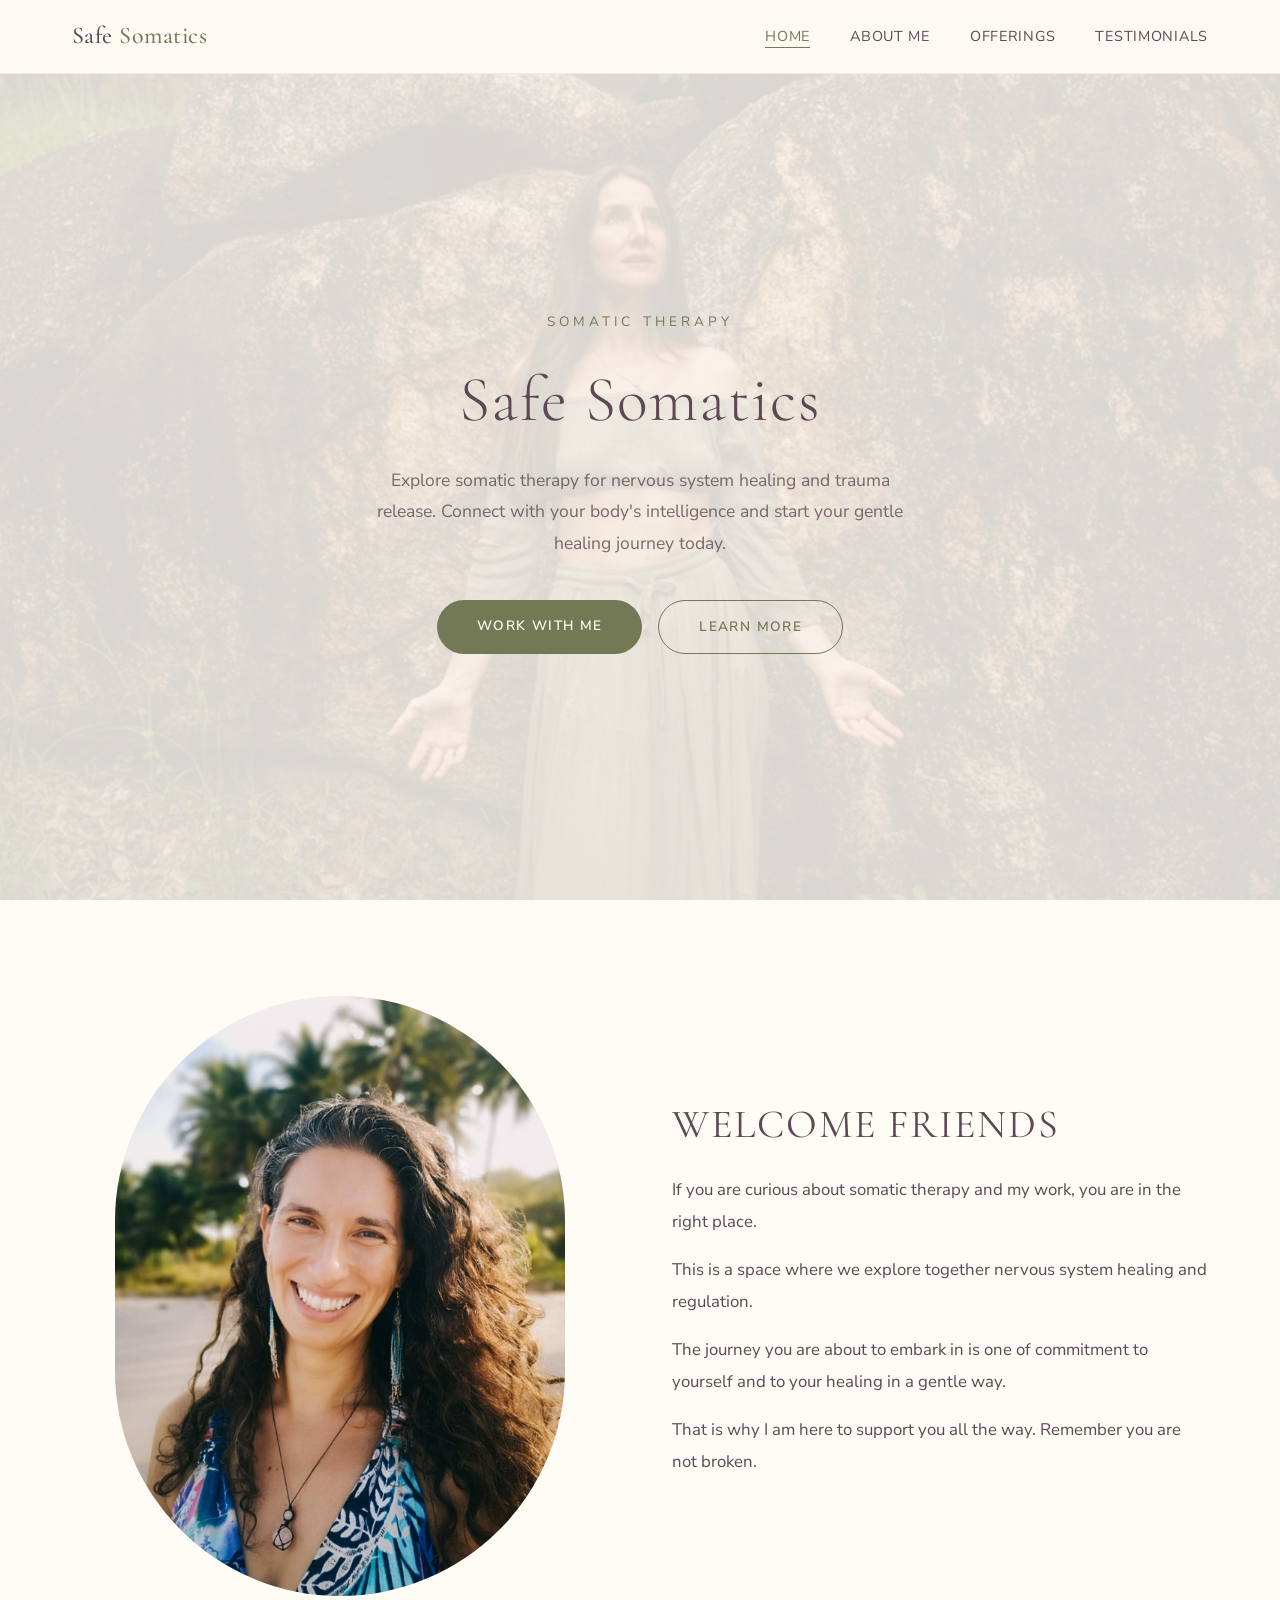
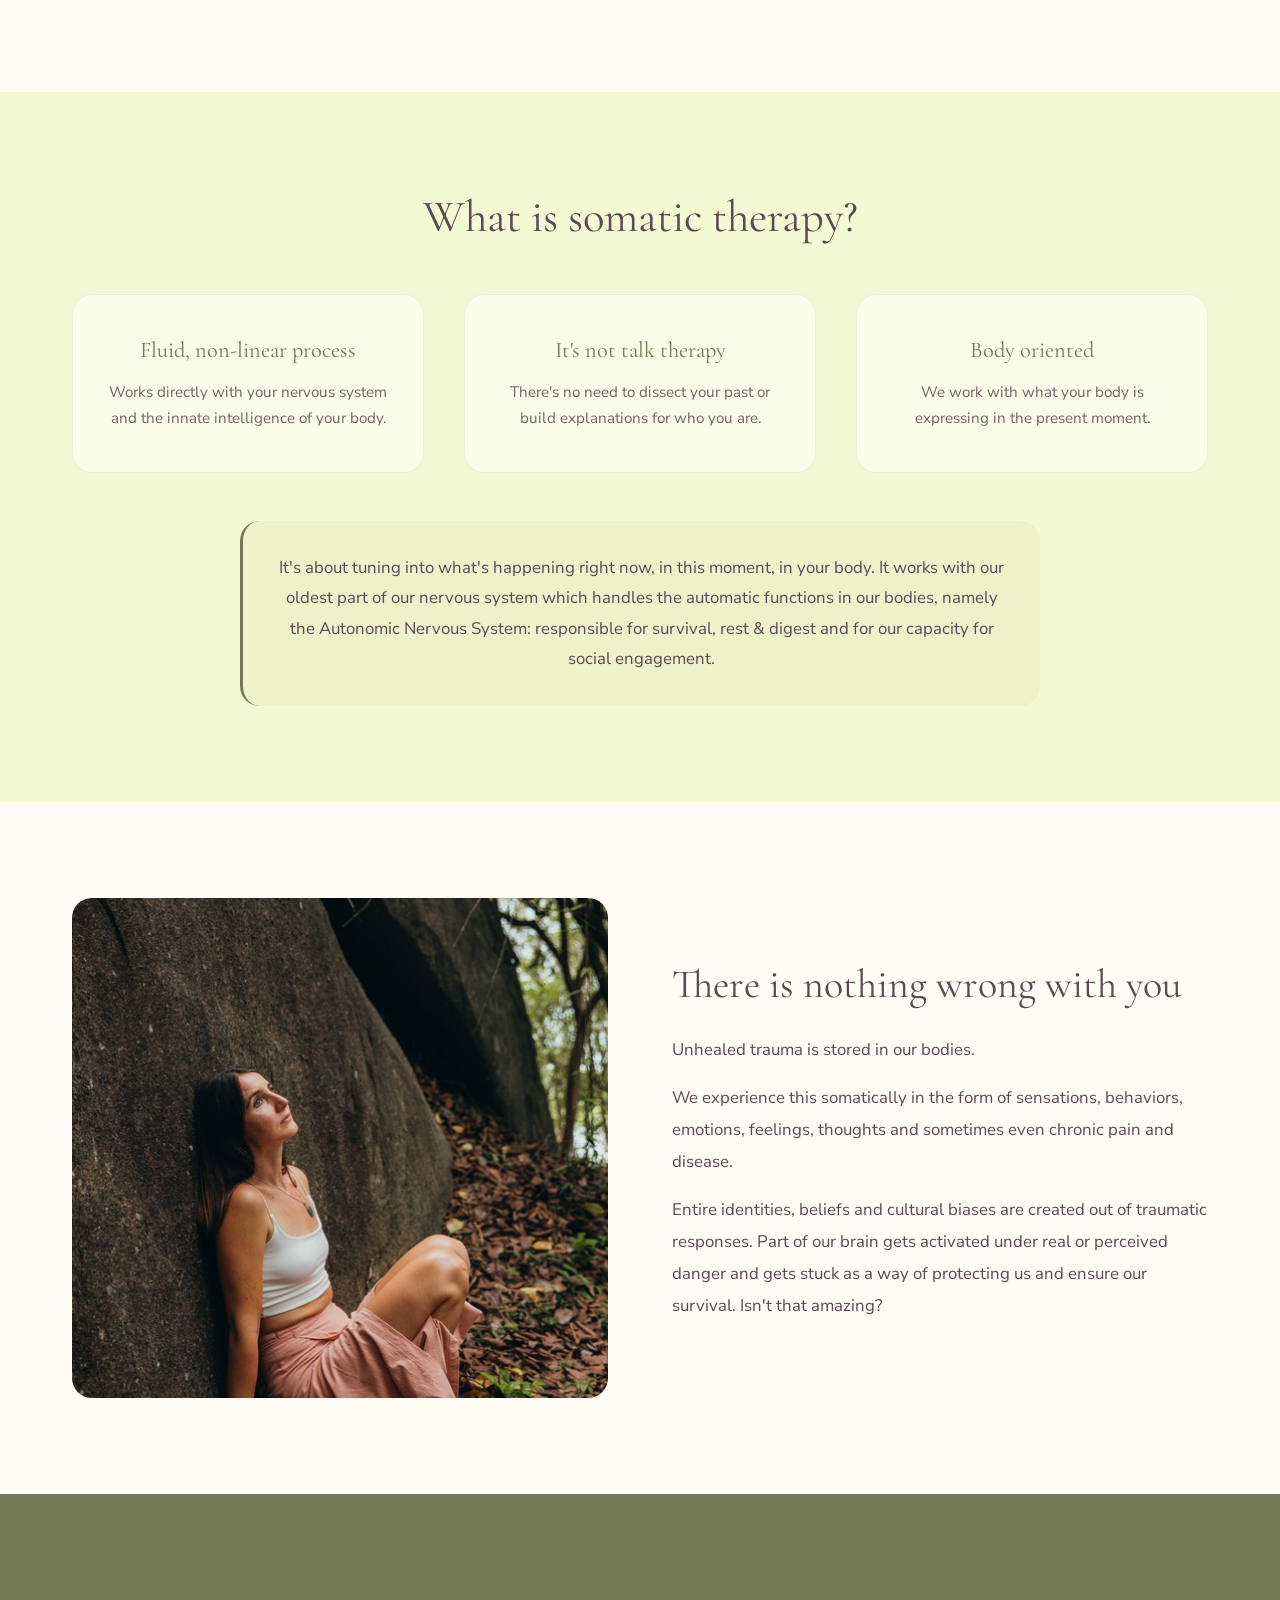
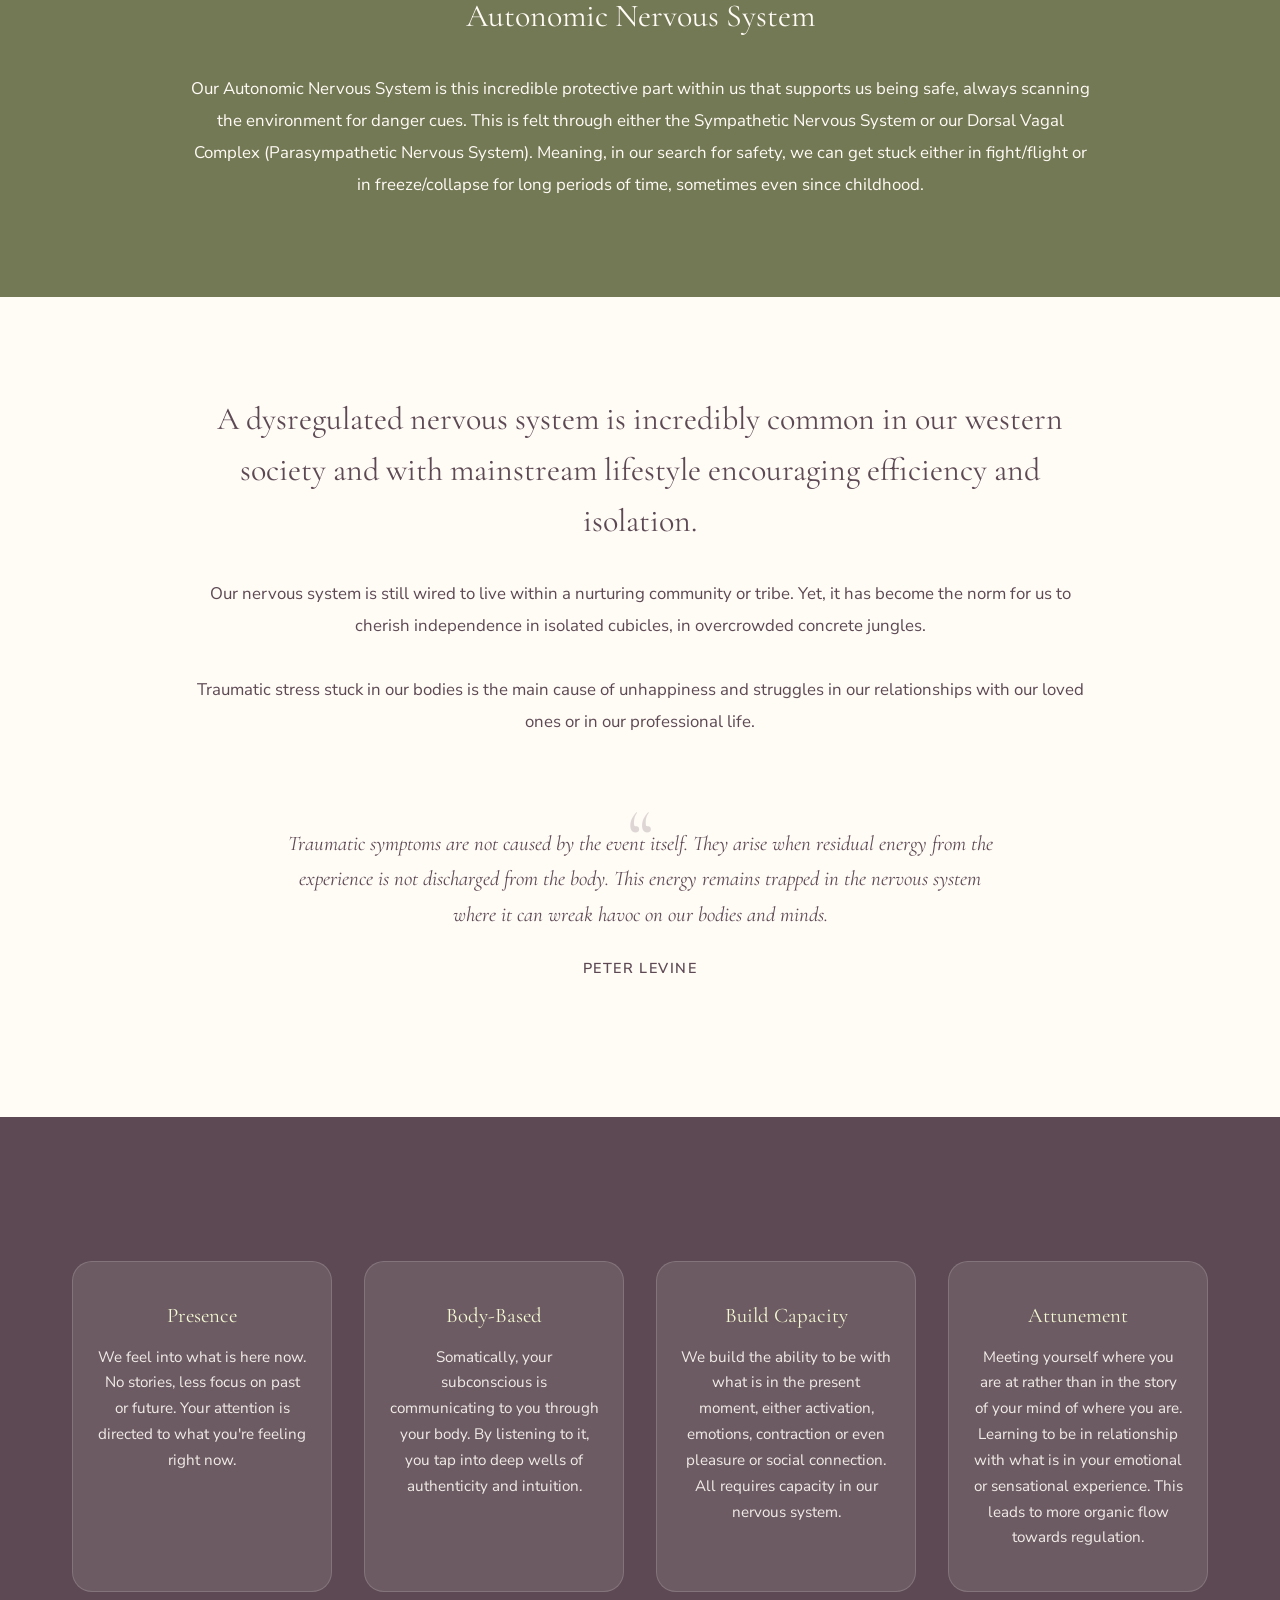
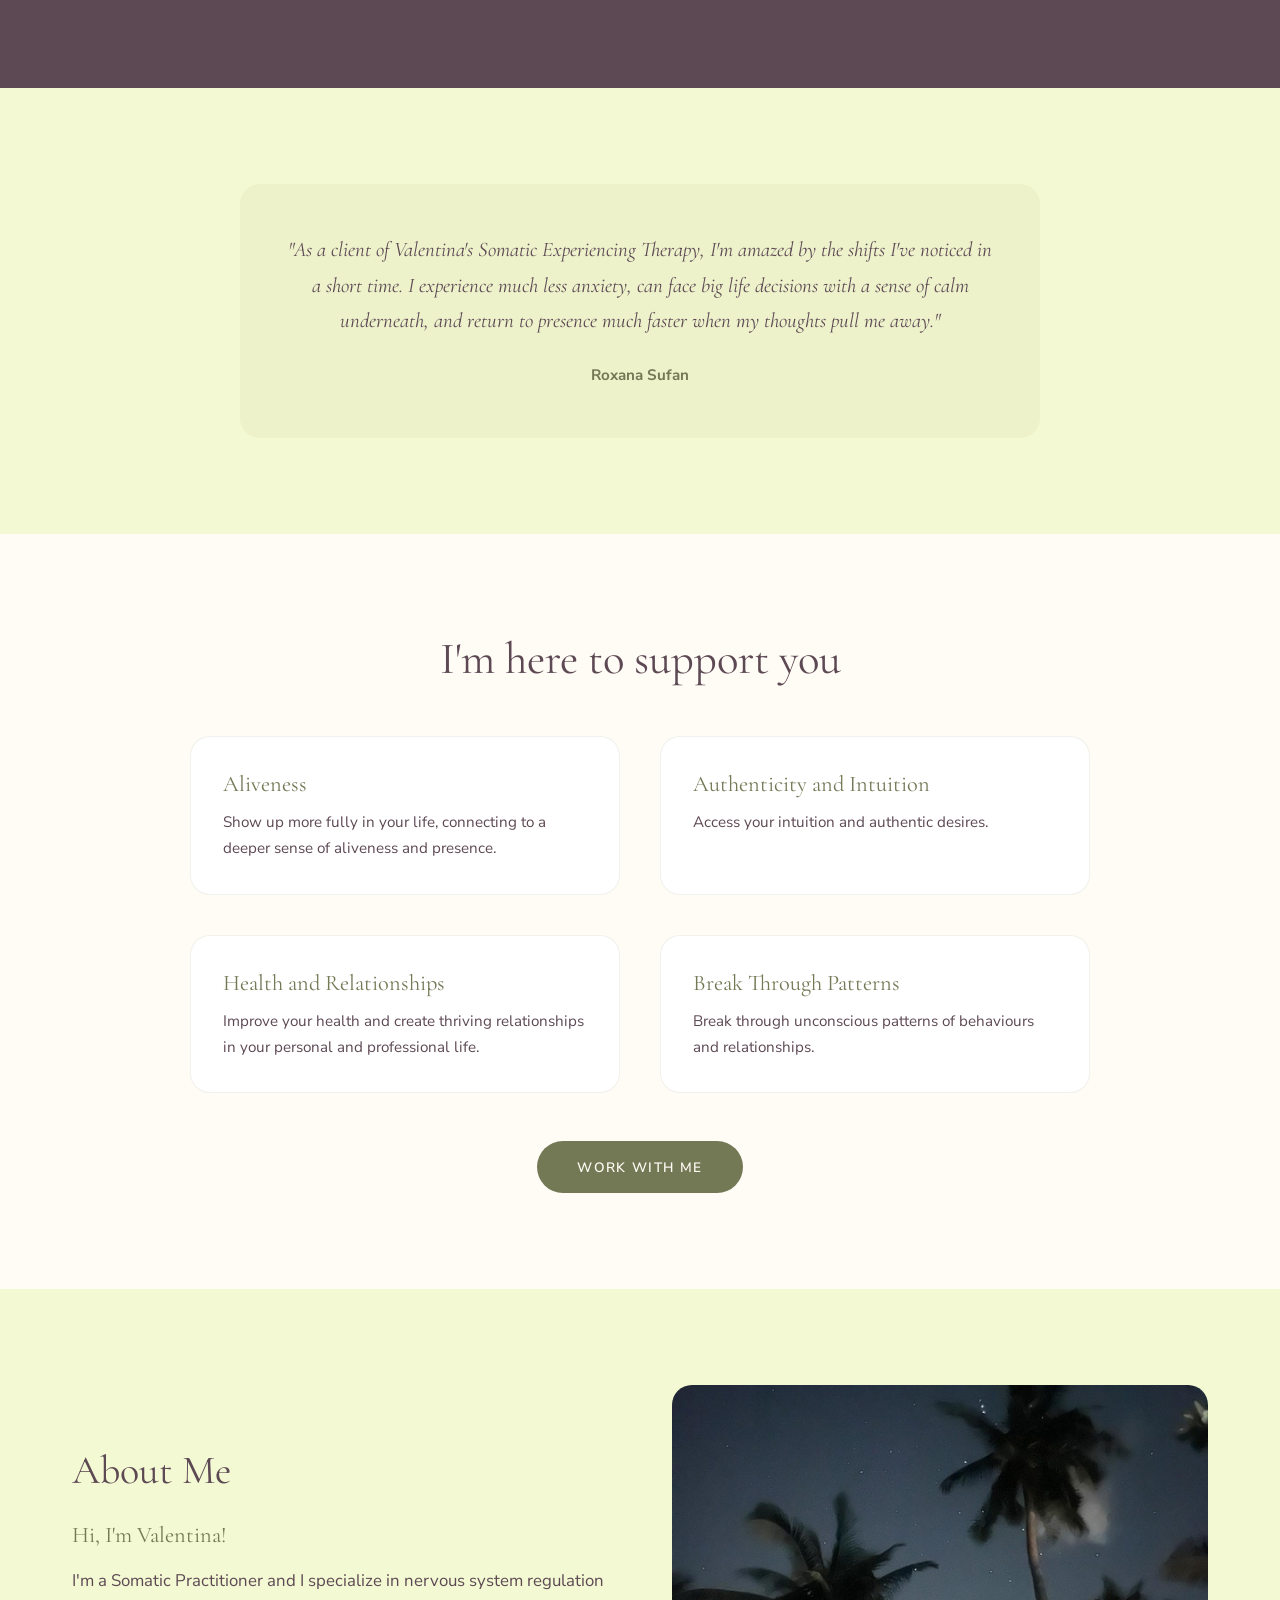
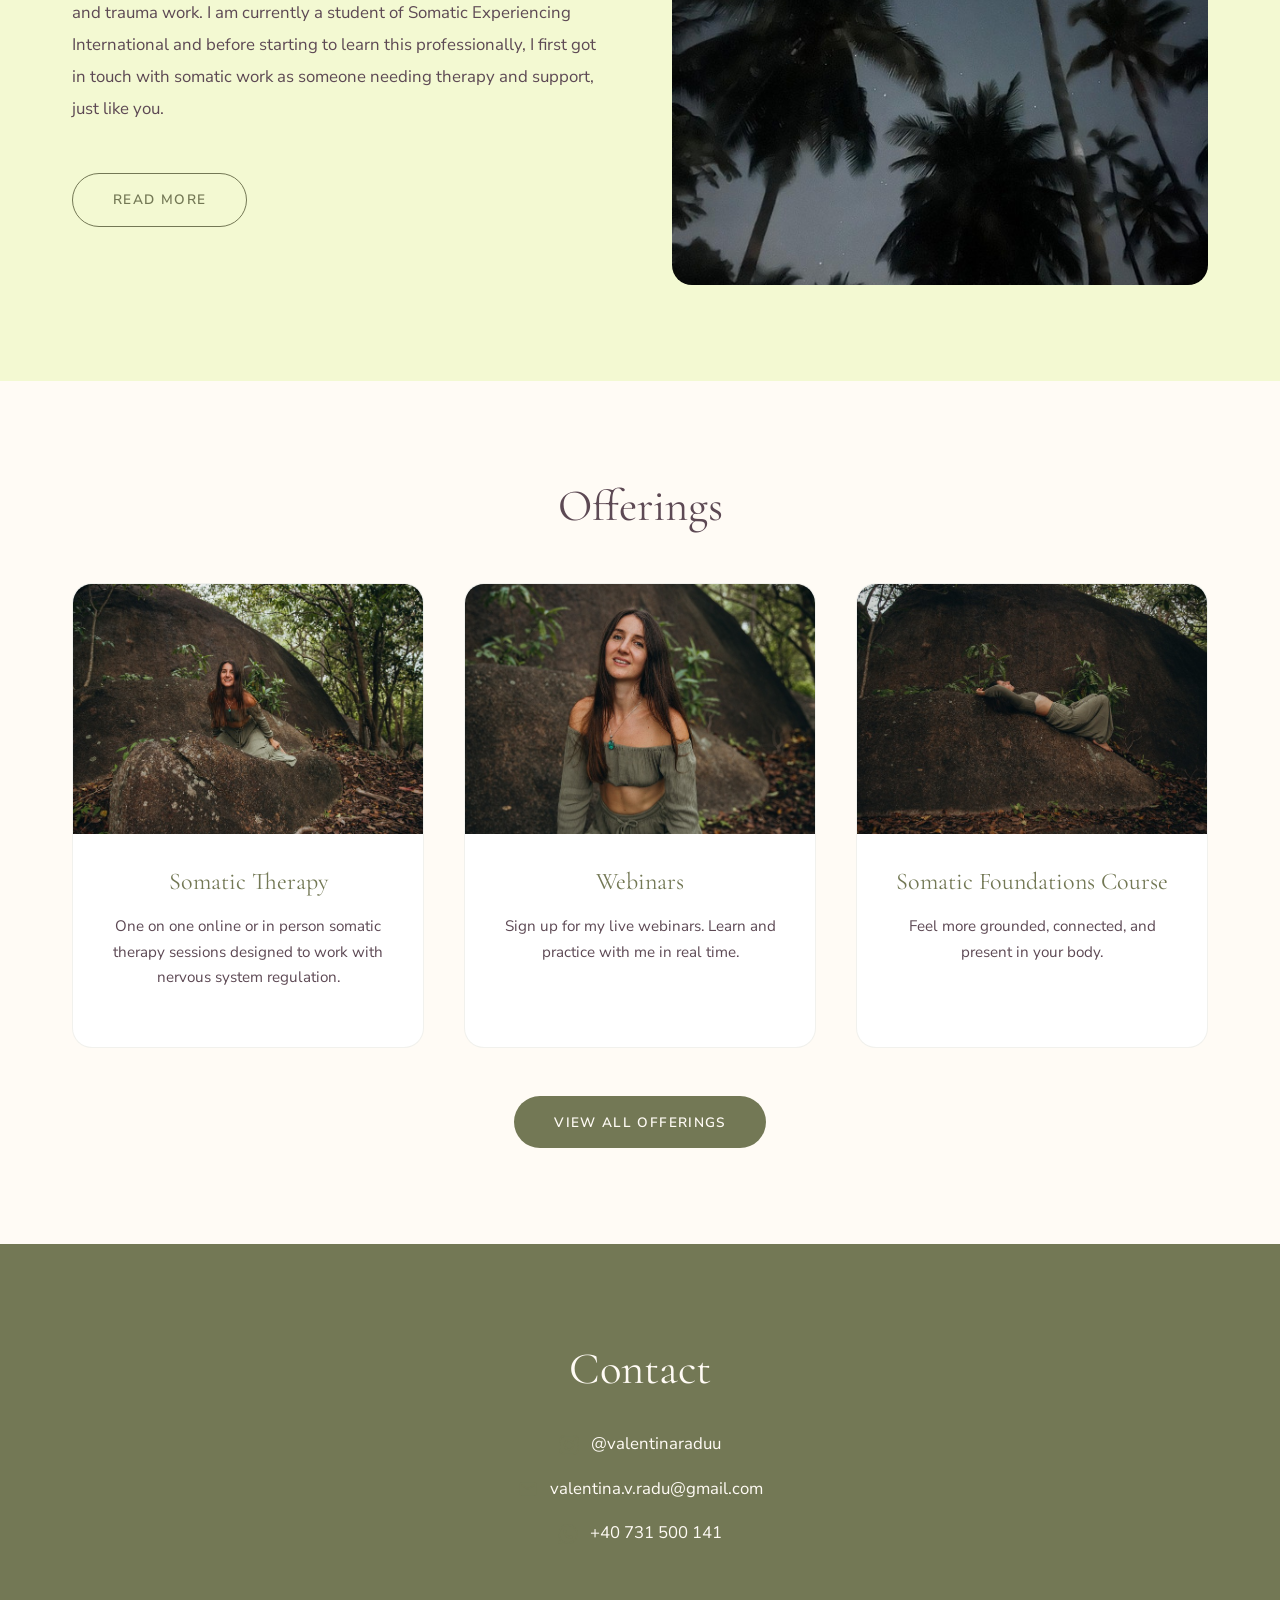
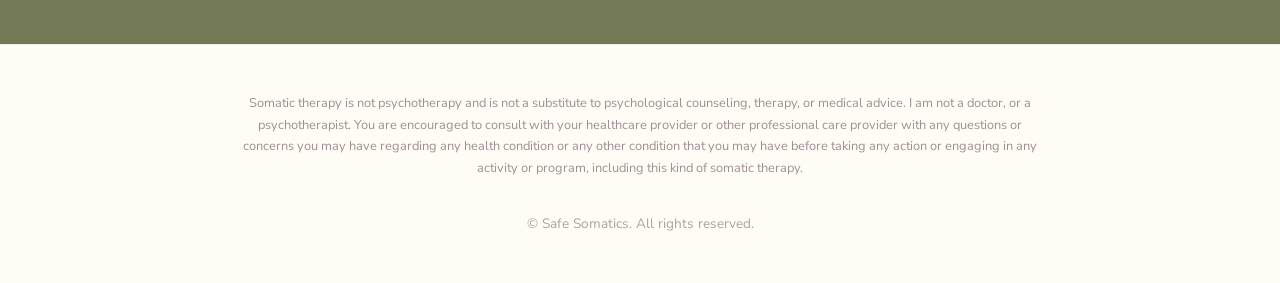
<file: index.html>
<!DOCTYPE html>
<html lang="en">
<head>
  <meta charset="utf-8">
  <meta name="viewport" content="width=device-width, initial-scale=1">
  <title>Safe Somatics | Somatic Therapy</title>
  <meta name="description" content="Explore somatic therapy for nervous system healing and trauma release. Connect with your body's intelligence and start your gentle healing journey today.">
  <meta property="og:title" content="Safe Somatics | Somatic Therapy">
  <meta property="og:description" content="Explore somatic therapy for nervous system healing and trauma release. Connect with your body's intelligence and start your gentle healing journey today.">
  <meta property="og:image" content="images/og-image.jpg">
  <meta property="og:type" content="website">
  <link rel="stylesheet" href="css/style.css">
</head>
<body>

  <!-- Navigation -->
  <nav class="nav" id="nav">
    <div class="nav-inner">
      <a href="index.html" class="nav-logo">Safe <span>Somatics</span></a>
      <button class="nav-toggle" id="navToggle" aria-label="Toggle navigation">
        <span></span><span></span><span></span>
      </button>
      <ul class="nav-links" id="navLinks">
        <li><a href="index.html" class="active">Home</a></li>
        <li><a href="about-me.html">About Me</a></li>
        <li><a href="offerings.html">Offerings</a></li>
        <li><a href="testimonials.html">Testimonials</a></li>
      </ul>
    </div>
  </nav>

  <!-- Hero Section -->
  <section class="hero">
    <div class="hero-bg"></div>
    <div class="hero-content fade-in">
      <p class="hero-subtitle">Somatic Therapy</p>
      <h1>Safe Somatics</h1>
      <p class="hero-description">Explore somatic therapy for nervous system healing and trauma release. Connect with your body's intelligence and start your gentle healing journey today.</p>
      <div class="btn-group">
        <a href="offerings.html" class="btn btn-primary">Work with me</a>
        <a href="about-me.html" class="btn btn-outline">Learn more</a>
      </div>
    </div>
  </section>

  <!-- Welcome Section -->
  <section class="section section-cream">
    <div class="container">
      <div class="welcome fade-in">
        <div class="welcome-image">
          <img src="images/e4dc05f322cc88fd6c7b7e493f6c6b5b.jpg" alt="Valentina - Somatic Practitioner" loading="lazy">
        </div>
        <div class="welcome-content">
          <h2>Welcome Friends</h2>
          <p>If you are curious about somatic therapy and my work, you are in the right place.</p>
          <p>This is a space where we explore together nervous system healing and regulation.</p>
          <p>The journey you are about to embark in is one of commitment to yourself and to your healing in a gentle way.</p>
          <p>That is why I am here to support you all the way. Remember you are not broken.</p>
        </div>
      </div>
    </div>
  </section>

  <!-- What Is Somatic Therapy -->
  <section class="section section-light-green">
    <div class="container">
      <h2 class="section-title fade-in">What is somatic therapy?</h2>
      <div class="what-is-grid fade-in">
        <div class="what-is-card">
          <h3>Fluid, non-linear process</h3>
          <p>Works directly with your nervous system and the innate intelligence of your body.</p>
        </div>
        <div class="what-is-card">
          <h3>It's not talk therapy</h3>
          <p>There's no need to dissect your past or build explanations for who you are.</p>
        </div>
        <div class="what-is-card">
          <h3>Body oriented</h3>
          <p>We work with what your body is expressing in the present moment.</p>
        </div>
      </div>
      <div class="what-is-description fade-in">
        <p>It's about tuning into what's happening right now, in this moment, in your body. It works with our oldest part of our nervous system which handles the automatic functions in our bodies, namely the Autonomic Nervous System: responsible for survival, rest &amp; digest and for our capacity for social engagement.</p>
      </div>
    </div>
  </section>

  <!-- There Is Nothing Wrong With You -->
  <section class="section section-cream">
    <div class="container">
      <div class="split-section fade-in">
        <div class="split-image">
          <img src="images/db6b42a405c2244e88d3cf48be0952d9.jpg" alt="Healing and nature" loading="lazy">
        </div>
        <div class="split-content">
          <h2>There is nothing wrong with you</h2>
          <p>Unhealed trauma is stored in our bodies.</p>
          <p>We experience this somatically in the form of sensations, behaviors, emotions, feelings, thoughts and sometimes even chronic pain and disease.</p>
          <p>Entire identities, beliefs and cultural biases are created out of traumatic responses. Part of our brain gets activated under real or perceived danger and gets stuck as a way of protecting us and ensure our survival. Isn't that amazing?</p>
        </div>
      </div>
    </div>
  </section>

  <!-- Autonomic Nervous System -->
  <section class="section section-olive">
    <div class="container">
      <div class="full-width-text fade-in">
        <h2>Autonomic Nervous System</h2>
        <p>Our Autonomic Nervous System is this incredible protective part within us that supports us being safe, always scanning the environment for danger cues. This is felt through either the Sympathetic Nervous System or our Dorsal Vagal Complex (Parasympathetic Nervous System). Meaning, in our search for safety, we can get stuck either in fight/flight or in freeze/collapse for long periods of time, sometimes even since childhood.</p>
      </div>
    </div>
  </section>

  <!-- Dysregulated Nervous System -->
  <section class="section section-cream">
    <div class="container">
      <div class="full-width-text fade-in">
        <h2>A dysregulated nervous system is incredibly common in our western society and with mainstream lifestyle encouraging efficiency and isolation.</h2>
        <p>Our nervous system is still wired to live within a nurturing community or tribe. Yet, it has become the norm for us to cherish independence in isolated cubicles, in overcrowded concrete jungles.</p>
        <p class="mt-2">Traumatic stress stuck in our bodies is the main cause of unhappiness and struggles in our relationships with our loved ones or in our professional life.</p>
      </div>
      <div class="quote-block fade-in">
        <p>Traumatic symptoms are not caused by the event itself. They arise when residual energy from the experience is not discharged from the body. This energy remains trapped in the nervous system where it can wreak havoc on our bodies and minds.</p>
        <span class="quote-author">Peter Levine</span>
      </div>
    </div>
  </section>

  <!-- Pillars -->
  <section class="section section-plum">
    <div class="container">
      <div class="pillars-grid fade-in">
        <div class="pillar-card">
          <h4>Presence</h4>
          <p>We feel into what is here now. No stories, less focus on past or future. Your attention is directed to what you're feeling right now.</p>
        </div>
        <div class="pillar-card">
          <h4>Body-Based</h4>
          <p>Somatically, your subconscious is communicating to you through your body. By listening to it, you tap into deep wells of authenticity and intuition.</p>
        </div>
        <div class="pillar-card">
          <h4>Build Capacity</h4>
          <p>We build the ability to be with what is in the present moment, either activation, emotions, contraction or even pleasure or social connection. All requires capacity in our nervous system.</p>
        </div>
        <div class="pillar-card">
          <h4>Attunement</h4>
          <p>Meeting yourself where you are at rather than in the story of your mind of where you are. Learning to be in relationship with what is in your emotional or sensational experience. This leads to more organic flow towards regulation.</p>
        </div>
      </div>
    </div>
  </section>

  <!-- Featured Testimonial -->
  <section class="section section-light-green">
    <div class="container">
      <div class="testimonial-featured fade-in">
        <p>"As a client of Valentina's Somatic Experiencing Therapy, I'm amazed by the shifts I've noticed in a short time. I experience much less anxiety, can face big life decisions with a sense of calm underneath, and return to presence much faster when my thoughts pull me away."</p>
        <span class="testimonial-author">Roxana Sufan</span>
      </div>
    </div>
  </section>

  <!-- I'm Here to Support You -->
  <section class="section section-cream support-section">
    <div class="container">
      <h2 class="section-title fade-in">I'm here to support you</h2>
      <div class="benefits-grid fade-in">
        <div class="benefit-card">
          <h3>Aliveness</h3>
          <p>Show up more fully in your life, connecting to a deeper sense of aliveness and presence.</p>
        </div>
        <div class="benefit-card">
          <h3>Authenticity and Intuition</h3>
          <p>Access your intuition and authentic desires.</p>
        </div>
        <div class="benefit-card">
          <h3>Health and Relationships</h3>
          <p>Improve your health and create thriving relationships in your personal and professional life.</p>
        </div>
        <div class="benefit-card">
          <h3>Break Through Patterns</h3>
          <p>Break through unconscious patterns of behaviours and relationships.</p>
        </div>
      </div>
      <div class="text-center mt-3">
        <a href="offerings.html" class="btn btn-primary">Work with me</a>
      </div>
    </div>
  </section>

  <!-- About Preview -->
  <section class="section section-light-green">
    <div class="container">
      <div class="split-section reverse fade-in">
        <div class="split-image">
          <img src="images/2a42270dc994eedb1f12a28c1052ec95.jpg" alt="Valentina" loading="lazy">
        </div>
        <div class="split-content">
          <h2>About Me</h2>
          <h3 style="font-size: 1.4rem; color: #737855; margin-bottom: 1rem;">Hi, I'm Valentina!</h3>
          <p>I'm a Somatic Practitioner and I specialize in nervous system regulation and trauma work. I am currently a student of Somatic Experiencing International and before starting to learn this professionally, I first got in touch with somatic work as someone needing therapy and support, just like you.</p>
          <a href="about-me.html" class="btn btn-outline mt-2">Read more</a>
        </div>
      </div>
    </div>
  </section>

  <!-- Offerings Preview -->
  <section class="section section-cream">
    <div class="container">
      <h2 class="section-title fade-in">Offerings</h2>
      <div class="offerings-grid fade-in">
        <div class="offering-card">
          <div class="offering-card-image">
            <img src="images/75db4129b00e5582b1c7224221fd6abd.jpg" alt="Somatic Therapy sessions" loading="lazy">
          </div>
          <div class="offering-card-content">
            <h3>Somatic Therapy</h3>
            <p>One on one online or in person somatic therapy sessions designed to work with nervous system regulation.</p>
          </div>
        </div>
        <div class="offering-card">
          <div class="offering-card-image">
            <img src="images/181376021b0685f292fab98bcbd2c310.jpg" alt="Live webinars" loading="lazy">
          </div>
          <div class="offering-card-content">
            <h3>Webinars</h3>
            <p>Sign up for my live webinars. Learn and practice with me in real time.</p>
          </div>
        </div>
        <div class="offering-card">
          <div class="offering-card-image">
            <img src="images/1f248bba4d33700801363b4961f36c2e.jpg" alt="Somatic foundations course" loading="lazy">
          </div>
          <div class="offering-card-content">
            <h3>Somatic Foundations Course</h3>
            <p>Feel more grounded, connected, and present in your body.</p>
          </div>
        </div>
      </div>
      <div class="text-center mt-3">
        <a href="offerings.html" class="btn btn-primary">View all offerings</a>
      </div>
    </div>
  </section>

  <!-- Contact Section -->
  <section class="section section-olive contact-section">
    <div class="container fade-in">
      <h2>Contact</h2>
      <div class="contact-links">
        <div class="contact-item">
          <svg xmlns="http://www.w3.org/2000/svg" viewBox="0 0 24 24" fill="#fffbf5"><path d="M12 2.163c3.204 0 3.584.012 4.85.07 3.252.148 4.771 1.691 4.919 4.919.058 1.265.069 1.645.069 4.849 0 3.205-.012 3.584-.069 4.849-.149 3.225-1.664 4.771-4.919 4.919-1.266.058-1.644.07-4.85.07-3.204 0-3.584-.012-4.849-.07-3.26-.149-4.771-1.699-4.919-4.92-.058-1.265-.07-1.644-.07-4.849 0-3.204.013-3.583.07-4.849.149-3.227 1.664-4.771 4.919-4.919 1.266-.057 1.645-.069 4.849-.069zm0-2.163c-3.259 0-3.667.014-4.947.072-4.358.2-6.78 2.618-6.98 6.98-.059 1.281-.073 1.689-.073 4.948 0 3.259.014 3.668.072 4.948.2 4.358 2.618 6.78 6.98 6.98 1.281.058 1.689.072 4.948.072 3.259 0 3.668-.014 4.948-.072 4.354-.2 6.782-2.618 6.979-6.98.059-1.28.073-1.689.073-4.948 0-3.259-.014-3.667-.072-4.947-.196-4.354-2.617-6.78-6.979-6.98-1.281-.059-1.69-.073-4.949-.073zm0 5.838c-3.403 0-6.162 2.759-6.162 6.162s2.759 6.163 6.162 6.163 6.162-2.759 6.162-6.163c0-3.403-2.759-6.162-6.162-6.162zm0 10.162c-2.209 0-4-1.79-4-4 0-2.209 1.791-4 4-4s4 1.791 4 4c0 2.21-1.791 4-4 4zm6.406-11.845c-.796 0-1.441.645-1.441 1.44s.645 1.44 1.441 1.44c.795 0 1.439-.645 1.439-1.44s-.644-1.44-1.439-1.44z"/></svg>
          <a href="https://www.instagram.com/valentinaraduu" target="_blank" rel="noopener" style="color: #fffbf5;">@valentinaraduu</a>
        </div>
        <div class="contact-item">
          <svg xmlns="http://www.w3.org/2000/svg" viewBox="0 0 24 24" fill="#fffbf5"><path d="M20 4H4c-1.1 0-1.99.9-1.99 2L2 18c0 1.1.9 2 2 2h16c1.1 0 2-.9 2-2V6c0-1.1-.9-2-2-2zm0 4l-8 5-8-5V6l8 5 8-5v2z"/></svg>
          <a href="mailto:valentina.v.radu@gmail.com" style="color: #fffbf5;">valentina.v.radu@gmail.com</a>
        </div>
        <div class="contact-item">
          <svg xmlns="http://www.w3.org/2000/svg" viewBox="0 0 24 24" fill="#fffbf5"><path d="M.057 24l1.687-6.163c-1.041-1.804-1.588-3.849-1.587-5.946.003-6.556 5.338-11.891 11.893-11.891 3.181.001 6.167 1.24 8.413 3.488 2.245 2.248 3.481 5.236 3.48 8.414-.003 6.557-5.338 11.892-11.893 11.892-1.99-.001-3.951-.5-5.688-1.448l-6.305 1.654zm6.597-3.807c1.676.995 3.276 1.591 5.392 1.592 5.448 0 9.886-4.434 9.889-9.885.002-5.462-4.415-9.89-9.881-9.892-5.452 0-9.887 4.434-9.889 9.884-.001 2.225.651 3.891 1.746 5.634l-.999 3.648 3.742-.981zm11.387-5.464c-.074-.124-.272-.198-.57-.347-.297-.149-1.758-.868-2.031-.967-.272-.099-.47-.149-.669.149-.198.297-.768.967-.941 1.165-.173.198-.347.223-.644.074-.297-.149-1.255-.462-2.39-1.475-.883-.788-1.48-1.761-1.653-2.059-.173-.297-.018-.458.13-.606.134-.133.297-.347.446-.521.151-.172.2-.296.3-.495.099-.198.05-.372-.025-.521-.075-.148-.669-1.611-.916-2.206-.242-.579-.487-.501-.669-.51l-.57-.01c-.198 0-.52.074-.792.372s-1.04 1.016-1.04 2.479 1.065 2.876 1.213 3.074c.149.198 2.095 3.2 5.076 4.487.709.306 1.263.489 1.694.626.712.226 1.36.194 1.872.118.571-.085 1.758-.719 2.006-1.413.248-.695.248-1.29.173-1.414z"/></svg>
          <span style="color: #fffbf5;">+40 731 500 141</span>
        </div>
      </div>
    </div>
  </section>

  <!-- Footer -->
  <footer class="footer">
    <div class="container">
      <p class="footer-disclaimer">Somatic therapy is not psychotherapy and is not a substitute to psychological counseling, therapy, or medical advice. I am not a doctor, or a psychotherapist. You are encouraged to consult with your healthcare provider or other professional care provider with any questions or concerns you may have regarding any health condition or any other condition that you may have before taking any action or engaging in any activity or program, including this kind of somatic therapy.</p>
      <p class="footer-bottom">&copy; Safe Somatics. All rights reserved.</p>
    </div>
  </footer>

  <script src="js/main.js"></script>
</body>
</html>
</file>
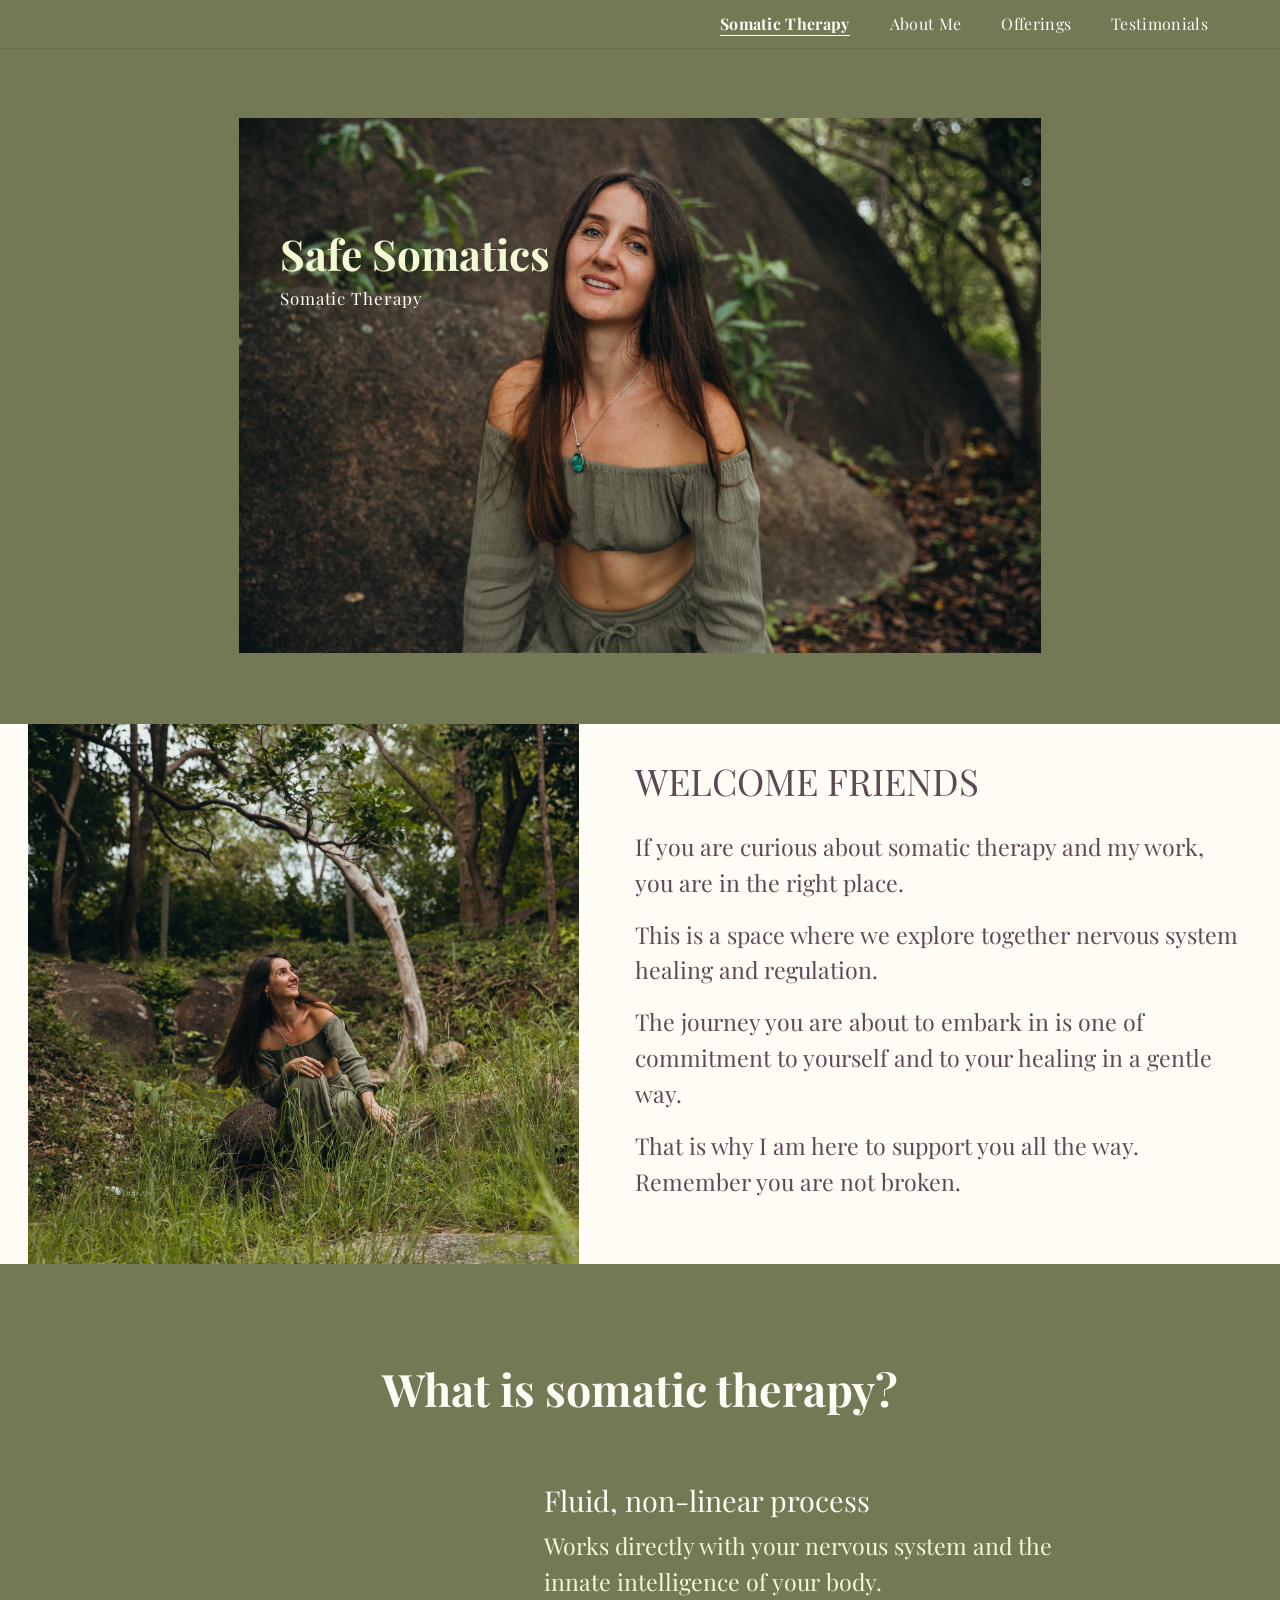
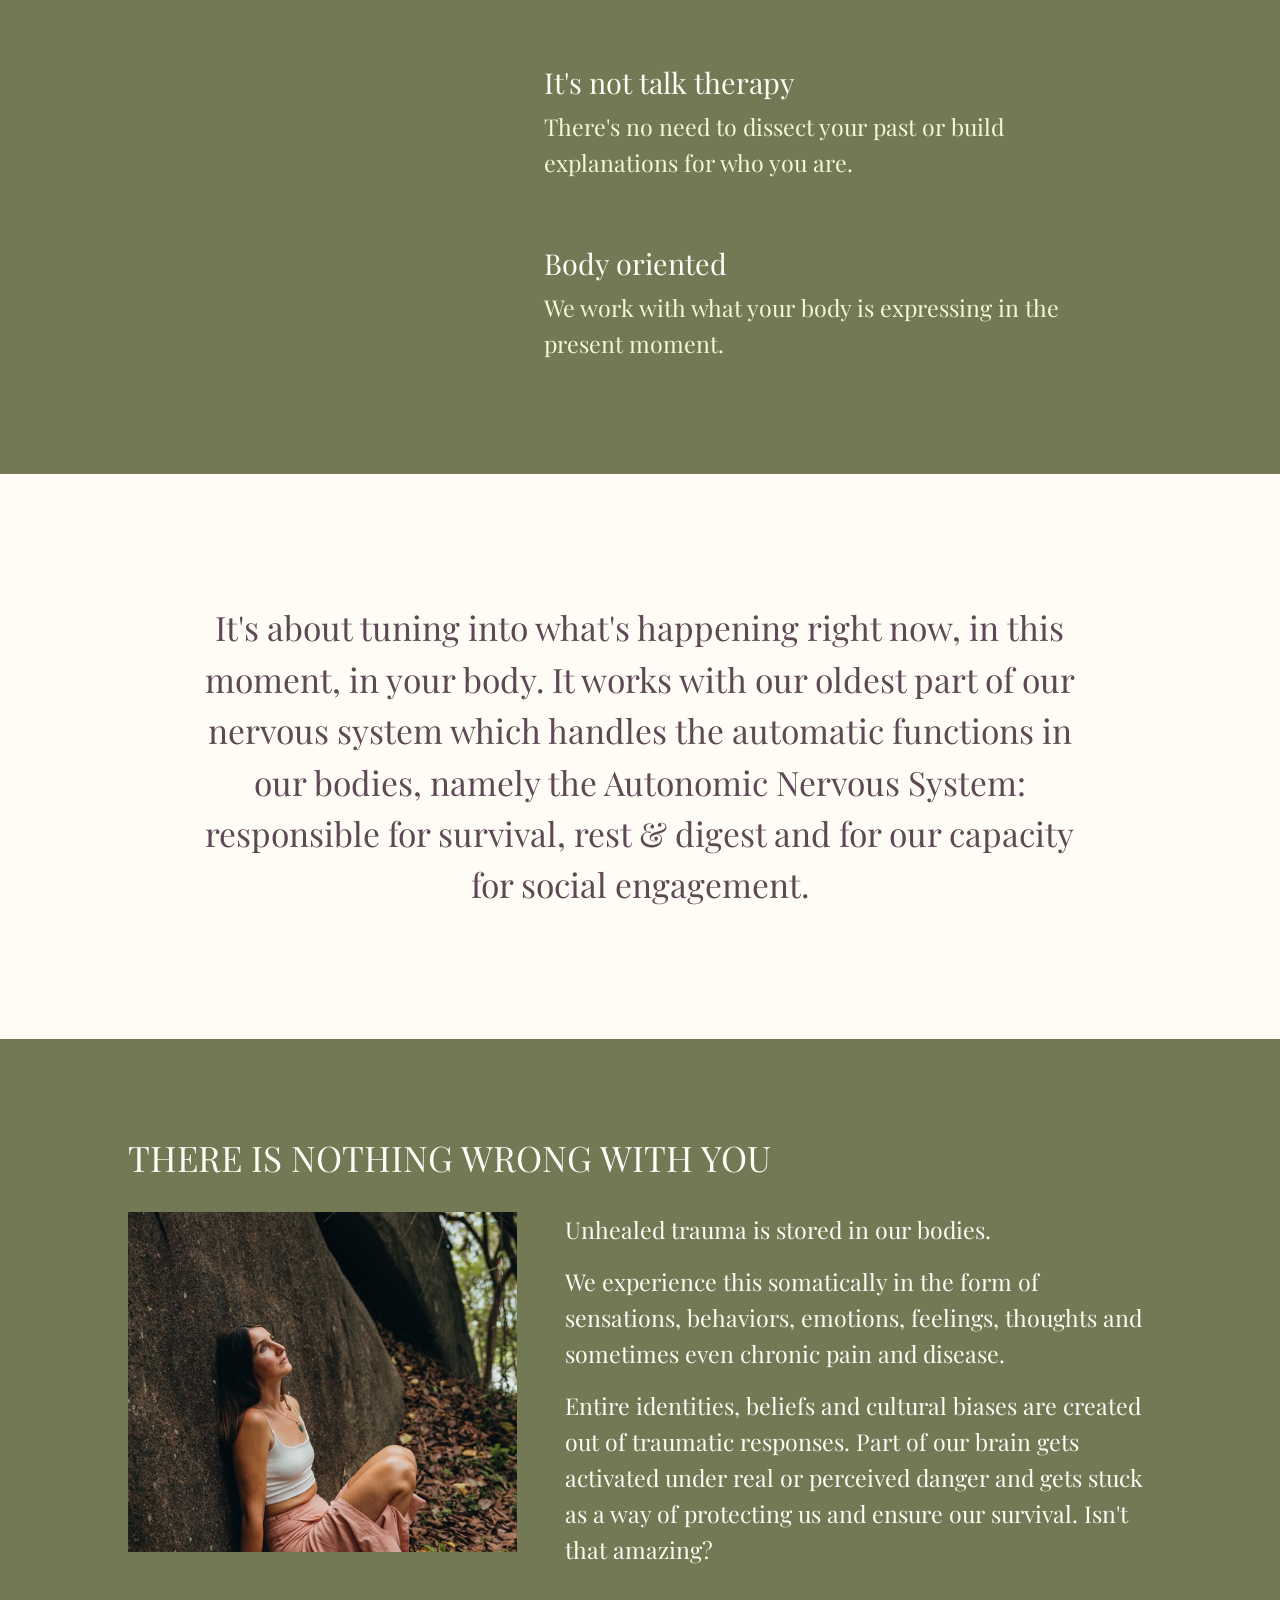
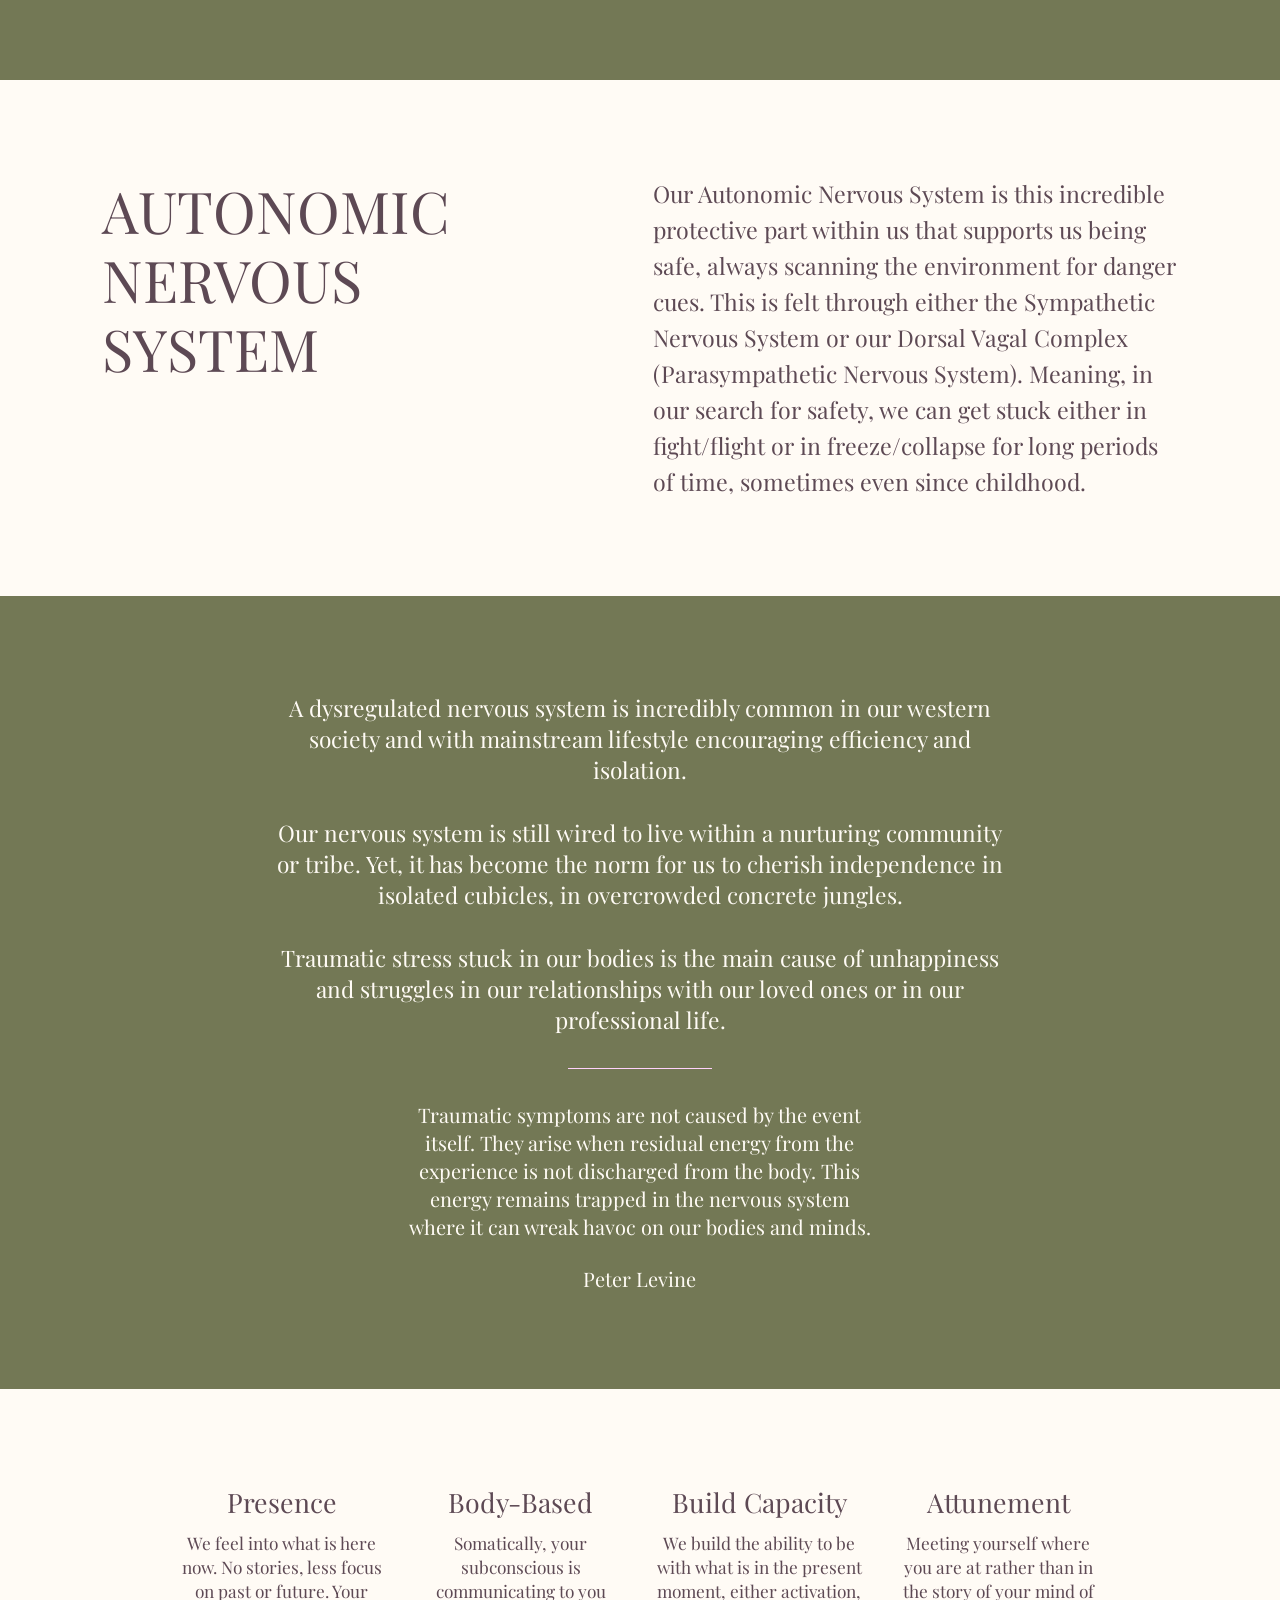
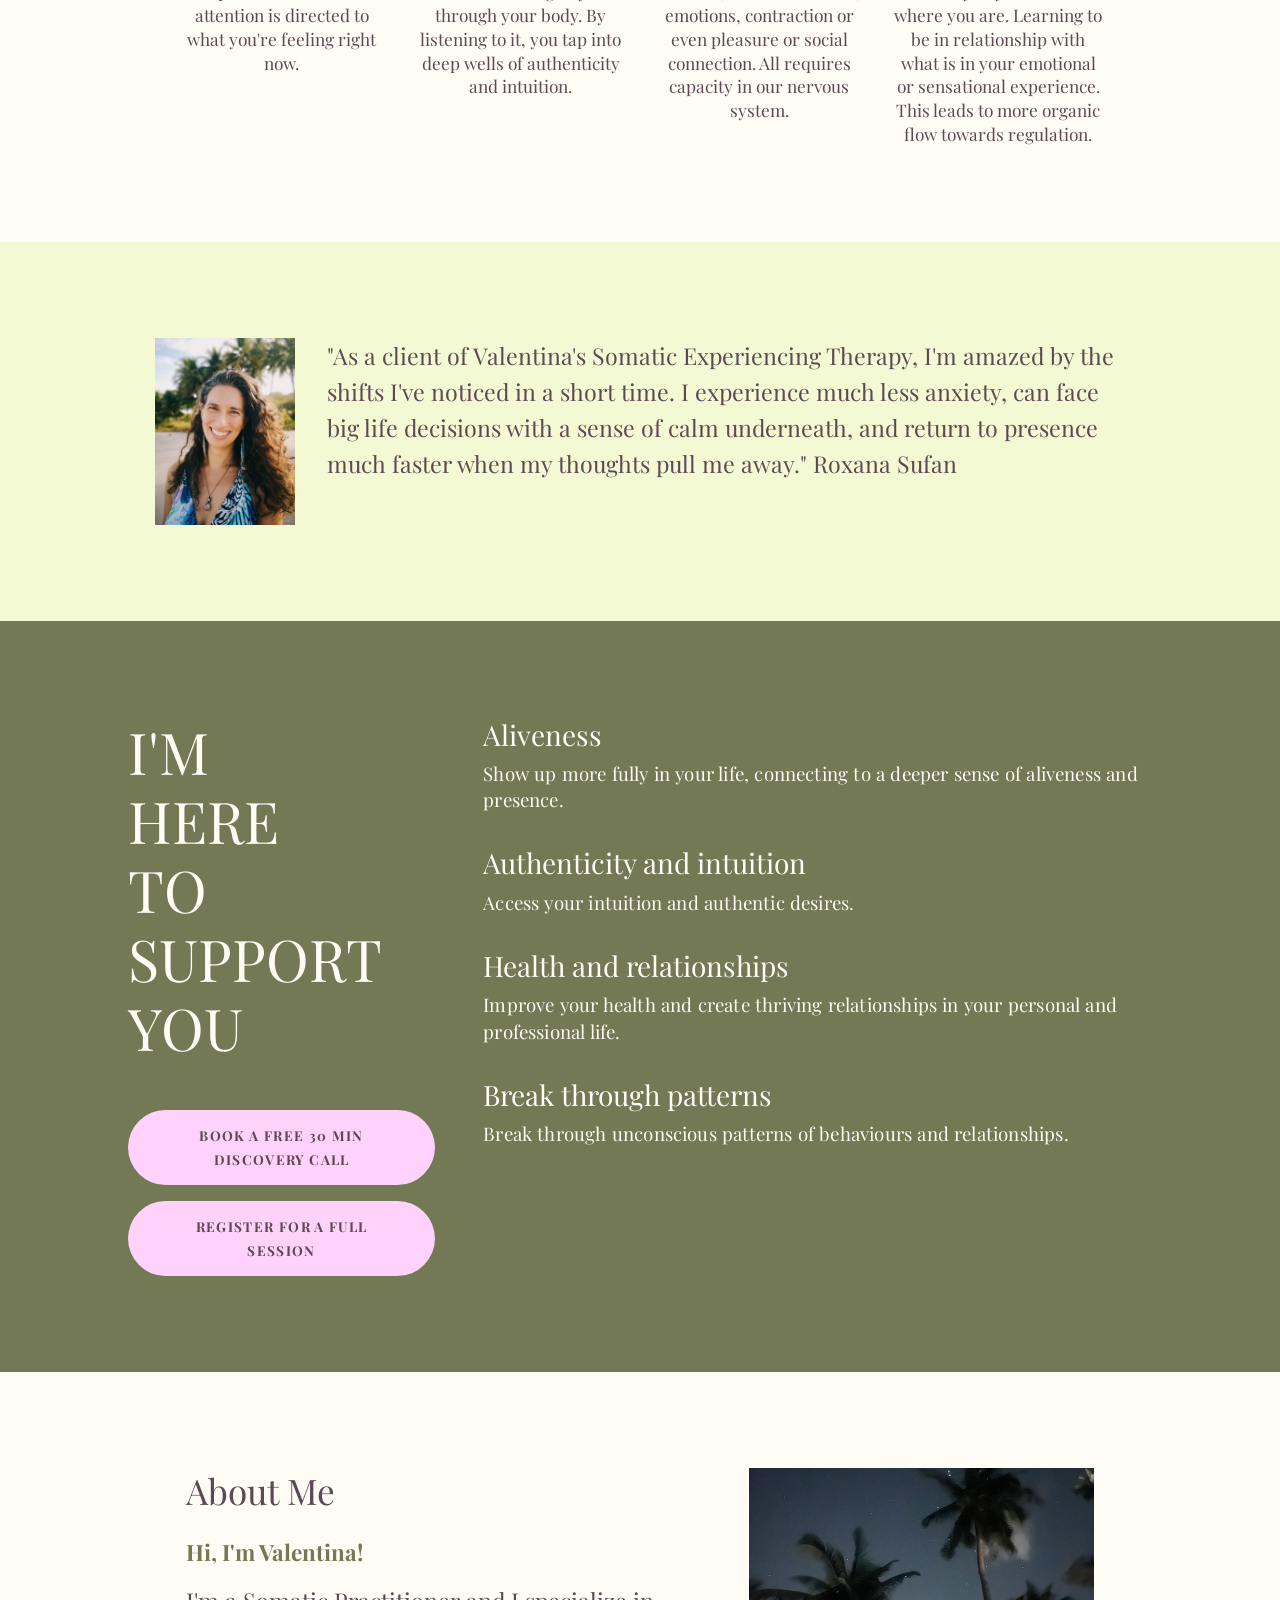
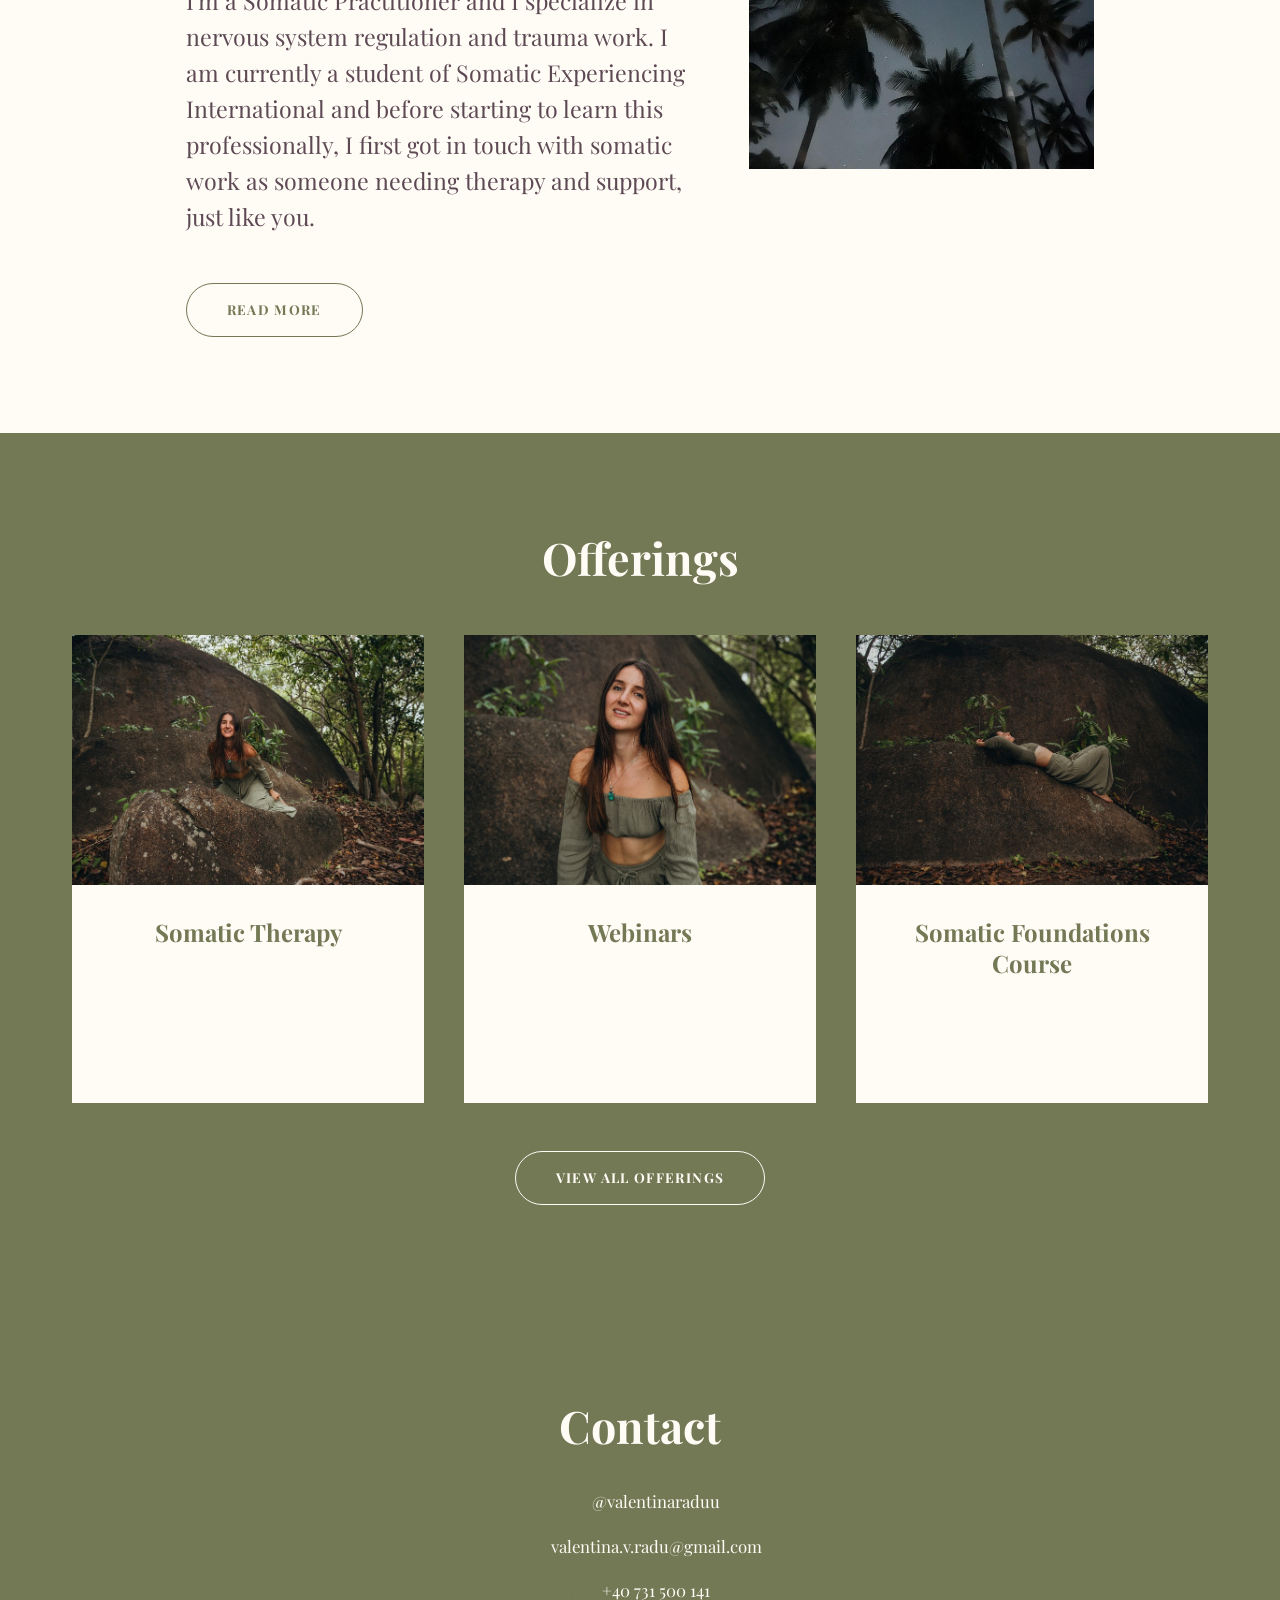
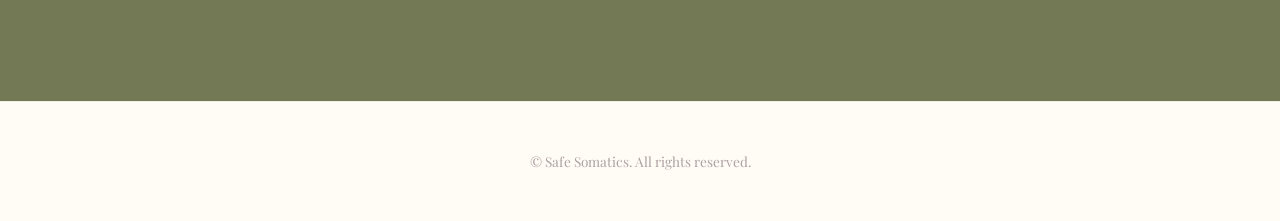
<file: public/index.html>
<!DOCTYPE html>
<html lang="en">
<head>
  <meta charset="utf-8">
  <meta name="viewport" content="width=device-width, initial-scale=1">
  <title>Safe Somatics | Somatic Therapy</title>
  <meta name="description" content="Explore somatic therapy for nervous system healing and trauma release. Connect with your body's intelligence and start your gentle healing journey today.">
  <meta property="og:title" content="Safe Somatics | Somatic Therapy">
  <meta property="og:description" content="Explore somatic therapy for nervous system healing and trauma release. Connect with your body's intelligence and start your gentle healing journey today.">
  <meta property="og:image" content="images/og-image.jpg">
  <meta property="og:type" content="website">
  <link rel="stylesheet" href="css/style.css">
</head>
<body>

  <!-- Navigation -->
  <nav class="nav" id="nav">
    <div class="nav-inner">
      <button class="nav-toggle" id="navToggle" aria-label="Toggle navigation">
        <span></span><span></span><span></span>
      </button>
      <ul class="nav-links" id="navLinks">
        <li><a href="index.html" class="active">Somatic Therapy</a></li>
        <li><a href="about-me.html">About Me</a></li>
        <li><a href="offerings.html">Offerings</a></li>
        <li><a href="testimonials.html">Testimonials</a></li>
      </ul>
    </div>
  </nav>

  <!-- Section 0: Hero - bg=#fffbf5, olive shape behind photo -->
  <section class="hero">
    <div class="hero-bg-shape"></div>
    <div class="hero-inner">
      <div class="hero-image-wrapper">
        <img src="images/fc639eb2a6c9636b2d09b9714f79477b.jpg" alt="Valentina - Somatic Practitioner" class="hero-image">
        <div class="hero-overlay">
          <h1>Safe Somatics</h1>
          <p class="hero-subtitle">Somatic Therapy</p>
        </div>
      </div>
    </div>
  </section>

  <!-- Section 1: Welcome - bg=#fffbf5 -->
  <section class="section section-cream" style="padding: 0;">
    <div class="welcome fade-in">
      <div class="welcome-image">
        <img src="images/82639a7b626bb3e5f8b49b3dd515896f.jpg" alt="Valentina - Somatic Practitioner" loading="lazy">
      </div>
      <div class="welcome-content">
        <h2>Welcome Friends</h2>
        <p>If you are curious about somatic therapy and my work, you are in the right place.</p>
        <p>This is a space where we explore together nervous system healing and regulation.</p>
        <p>The journey you are about to embark in is one of commitment to yourself and to your healing in a gentle way.</p>
        <p>That is why I am here to support you all the way. Remember you are not broken.</p>
      </div>
    </div>
  </section>

  <!-- Section 2: What Is Somatic Therapy - bg=#737855 -->
  <section class="section section-olive">
    <div class="container">
      <h2 class="section-title fade-in">What is somatic therapy?</h2>
      <div class="what-is-grid fade-in">
        <div class="what-is-card">
          <h3>Fluid, non-linear process</h3>
          <p>Works directly with your nervous system and the innate intelligence of your body.</p>
        </div>
        <div class="what-is-card">
          <h3>It's not talk therapy</h3>
          <p>There's no need to dissect your past or build explanations for who you are.</p>
        </div>
        <div class="what-is-card">
          <h3>Body oriented</h3>
          <p>We work with what your body is expressing in the present moment.</p>
        </div>
      </div>
    </div>
  </section>

  <!-- Section 3: Description - bg=#fffbf5 -->
  <section class="section section-cream">
    <div class="container">
      <div class="what-is-description fade-in">
        <p>It's about tuning into what's happening right now, in this moment, in your body. It works with our oldest part of our nervous system which handles the automatic functions in our bodies, namely the Autonomic Nervous System: responsible for survival, rest &amp; digest and for our capacity for social engagement.</p>
      </div>
    </div>
  </section>

  <!-- Section 4: There Is Nothing Wrong With You - bg=#737855 -->
  <section class="section section-olive">
    <div style="padding: 0 10%;">
      <h2 class="section-title fade-in" style="text-transform: uppercase; letter-spacing: 0; font-weight: 400; font-size: 2.2rem; text-align: left; margin-bottom: 2rem;">There is nothing wrong with you</h2>
    </div>
    <div class="split-section fade-in">
      <div class="split-image">
        <img src="images/db6b42a405c2244e88d3cf48be0952d9.jpg" alt="Healing and nature" loading="lazy">
      </div>
      <div class="split-content">
        <p>Unhealed trauma is stored in our bodies.</p>
        <p>We experience this somatically in the form of sensations, behaviors, emotions, feelings, thoughts and sometimes even chronic pain and disease.</p>
        <p>Entire identities, beliefs and cultural biases are created out of traumatic responses. Part of our brain gets activated under real or perceived danger and gets stuck as a way of protecting us and ensure our survival. Isn't that amazing?</p>
      </div>
    </div>
  </section>

  <!-- Section 5: Autonomic Nervous System - bg=#fffbf5 -->
  <section class="section section-cream ans-section">
    <div class="ans-layout fade-in">
      <div>
        <h2 class="ans-heading">Autonomic Nervous System</h2>
      </div>
      <div>
        <p>Our Autonomic Nervous System is this incredible protective part within us that supports us being safe, always scanning the environment for danger cues. This is felt through either the Sympathetic Nervous System or our Dorsal Vagal Complex (Parasympathetic Nervous System). Meaning, in our search for safety, we can get stuck either in fight/flight or in freeze/collapse for long periods of time, sometimes even since childhood.</p>
      </div>
    </div>
  </section>

  <!-- Section 6: Dysregulated + Quote - bg=#737855 -->
  <section class="section section-olive">
    <div class="container">
      <div class="full-width-text fade-in">
        <h2>A dysregulated nervous system is incredibly common in our western society and with mainstream lifestyle encouraging efficiency and isolation.</h2>
        <p>Our nervous system is still wired to live within a nurturing community or tribe. Yet, it has become the norm for us to cherish independence in isolated cubicles, in overcrowded concrete jungles.</p>
        <p class="mt-2">Traumatic stress stuck in our bodies is the main cause of unhappiness and struggles in our relationships with our loved ones or in our professional life.</p>
      </div>
      <div class="quote-block fade-in">
        <p>Traumatic symptoms are not caused by the event itself. They arise when residual energy from the experience is not discharged from the body. This energy remains trapped in the nervous system where it can wreak havoc on our bodies and minds.</p>
        <span class="quote-author">Peter Levine</span>
      </div>
    </div>
  </section>

  <!-- Section 7: Pillars - bg=#fffbf5 -->
  <section class="section section-cream">
    <div class="container">
      <div class="pillars-grid fade-in">
        <div class="pillar-card">
          <h4>Presence</h4>
          <p>We feel into what is here now. No stories, less focus on past or future. Your attention is directed to what you're feeling right now.</p>
        </div>
        <div class="pillar-card">
          <h4>Body-Based</h4>
          <p>Somatically, your subconscious is communicating to you through your body. By listening to it, you tap into deep wells of authenticity and intuition.</p>
        </div>
        <div class="pillar-card">
          <h4>Build Capacity</h4>
          <p>We build the ability to be with what is in the present moment, either activation, emotions, contraction or even pleasure or social connection. All requires capacity in our nervous system.</p>
        </div>
        <div class="pillar-card">
          <h4>Attunement</h4>
          <p>Meeting yourself where you are at rather than in the story of your mind of where you are. Learning to be in relationship with what is in your emotional or sensational experience. This leads to more organic flow towards regulation.</p>
        </div>
      </div>
    </div>
  </section>

  <!-- Section 8: Featured Testimonial - bg=#f3f9d2 -->
  <section class="section section-light-green">
    <div class="testimonial-featured fade-in">
      <div class="testimonial-featured-image">
        <img src="images/e4dc05f322cc88fd6c7b7e493f6c6b5b.jpg" alt="Testimonial" loading="lazy">
      </div>
      <div>
        <p>"As a client of Valentina's Somatic Experiencing Therapy, I'm amazed by the shifts I've noticed in a short time. I experience much less anxiety, can face big life decisions with a sense of calm underneath, and return to presence much faster when my thoughts pull me away." Roxana Sufan</p>
      </div>
    </div>
  </section>

  <!-- Section 9: I'm Here to Support You - bg=#737855 -->
  <section class="section section-olive support-section">
    <div class="support-layout fade-in">
      <div>
        <h2 class="section-title">I'm here to support you</h2>
        <div class="support-cta mt-3">
          <a href="mailto:valentina.v.radu@gmail.com" class="btn btn-pink">Book a free 30 min discovery call</a>
          <a href="mailto:valentina.v.radu@gmail.com" class="btn btn-pink">Register for a full session</a>
        </div>
      </div>
      <div class="support-benefits-col">
        <div class="support-benefit-item">
          <h3>Aliveness</h3>
          <p>Show up more fully in your life, connecting to a deeper sense of aliveness and presence.</p>
        </div>
        <div class="support-benefit-item">
          <h3>Authenticity and intuition</h3>
          <p>Access your intuition and authentic desires.</p>
        </div>
        <div class="support-benefit-item">
          <h3>Health and relationships</h3>
          <p>Improve your health and create thriving relationships in your personal and professional life.</p>
        </div>
        <div class="support-benefit-item">
          <h3>Break through patterns</h3>
          <p>Break through unconscious patterns of behaviours and relationships.</p>
        </div>
      </div>
    </div>
  </section>

  <!-- About Preview -->
  <section class="section section-cream">
    <div class="container">
      <div class="split-section reverse fade-in">
        <div class="split-image">
          <img src="images/2a42270dc994eedb1f12a28c1052ec95.jpg" alt="Valentina" loading="lazy">
        </div>
        <div class="split-content">
          <h2 style="text-transform: none; letter-spacing: normal;">About Me</h2>
          <h3 style="font-size: 1.4rem; color: #737855; margin-bottom: 1rem;">Hi, I'm Valentina!</h3>
          <p>I'm a Somatic Practitioner and I specialize in nervous system regulation and trauma work. I am currently a student of Somatic Experiencing International and before starting to learn this professionally, I first got in touch with somatic work as someone needing therapy and support, just like you.</p>
          <a href="about-me.html" class="btn btn-outline mt-2">Read more</a>
        </div>
      </div>
    </div>
  </section>

  <!-- Offerings Preview -->
  <section class="section section-olive">
    <div class="container">
      <h2 class="section-title fade-in">Offerings</h2>
      <div class="offerings-grid fade-in">
        <div class="offering-card">
          <div class="offering-card-image">
            <img src="images/75db4129b00e5582b1c7224221fd6abd.jpg" alt="Somatic Therapy sessions" loading="lazy">
          </div>
          <div class="offering-card-content">
            <h3>Somatic Therapy</h3>
            <p>One on one online or in person somatic therapy sessions designed to work with nervous system regulation.</p>
          </div>
        </div>
        <div class="offering-card">
          <div class="offering-card-image">
            <img src="images/181376021b0685f292fab98bcbd2c310.jpg" alt="Live webinars" loading="lazy">
          </div>
          <div class="offering-card-content">
            <h3>Webinars</h3>
            <p>Sign up for my live webinars. Learn and practice with me in real time.</p>
          </div>
        </div>
        <div class="offering-card">
          <div class="offering-card-image">
            <img src="images/1f248bba4d33700801363b4961f36c2e.jpg" alt="Somatic foundations course" loading="lazy">
          </div>
          <div class="offering-card-content">
            <h3>Somatic Foundations Course</h3>
            <p>Feel more grounded, connected, and present in your body.</p>
          </div>
        </div>
      </div>
      <div class="text-center mt-3">
        <a href="offerings.html" class="btn btn-outline" style="border-color: #fffbf5; color: #fffbf5;">View all offerings</a>
      </div>
    </div>
  </section>

  <!-- Contact Section -->
  <section class="section section-olive contact-section">
    <div class="container fade-in">
      <h2>Contact</h2>
      <div class="contact-links">
        <div class="contact-item">
          <svg xmlns="http://www.w3.org/2000/svg" viewBox="0 0 24 24" fill="#fffbf5"><path d="M12 2.163c3.204 0 3.584.012 4.85.07 3.252.148 4.771 1.691 4.919 4.919.058 1.265.069 1.645.069 4.849 0 3.205-.012 3.584-.069 4.849-.149 3.225-1.664 4.771-4.919 4.919-1.266.058-1.644.07-4.85.07-3.204 0-3.584-.012-4.849-.07-3.26-.149-4.771-1.699-4.919-4.92-.058-1.265-.07-1.644-.07-4.849 0-3.204.013-3.583.07-4.849.149-3.227 1.664-4.771 4.919-4.919 1.266-.057 1.645-.069 4.849-.069zm0-2.163c-3.259 0-3.667.014-4.947.072-4.358.2-6.78 2.618-6.98 6.98-.059 1.281-.073 1.689-.073 4.948 0 3.259.014 3.668.072 4.948.2 4.358 2.618 6.78 6.98 6.98 1.281.058 1.689.072 4.948.072 3.259 0 3.668-.014 4.948-.072 4.354-.2 6.782-2.618 6.979-6.98.059-1.28.073-1.689.073-4.948 0-3.259-.014-3.667-.072-4.947-.196-4.354-2.617-6.78-6.979-6.98-1.281-.059-1.69-.073-4.949-.073zm0 5.838c-3.403 0-6.162 2.759-6.162 6.162s2.759 6.163 6.162 6.163 6.162-2.759 6.162-6.163c0-3.403-2.759-6.162-6.162-6.162zm0 10.162c-2.209 0-4-1.79-4-4 0-2.209 1.791-4 4-4s4 1.791 4 4c0 2.21-1.791 4-4 4zm6.406-11.845c-.796 0-1.441.645-1.441 1.44s.645 1.44 1.441 1.44c.795 0 1.439-.645 1.439-1.44s-.644-1.44-1.439-1.44z"/></svg>
          <a href="https://www.instagram.com/valentinaraduu" target="_blank" rel="noopener" style="color: #fffbf5;">@valentinaraduu</a>
        </div>
        <div class="contact-item">
          <svg xmlns="http://www.w3.org/2000/svg" viewBox="0 0 24 24" fill="#fffbf5"><path d="M20 4H4c-1.1 0-1.99.9-1.99 2L2 18c0 1.1.9 2 2 2h16c1.1 0 2-.9 2-2V6c0-1.1-.9-2-2-2zm0 4l-8 5-8-5V6l8 5 8-5v2z"/></svg>
          <a href="mailto:valentina.v.radu@gmail.com" style="color: #fffbf5;">valentina.v.radu@gmail.com</a>
        </div>
        <div class="contact-item">
          <svg xmlns="http://www.w3.org/2000/svg" viewBox="0 0 24 24" fill="#fffbf5"><path d="M.057 24l1.687-6.163c-1.041-1.804-1.588-3.849-1.587-5.946.003-6.556 5.338-11.891 11.893-11.891 3.181.001 6.167 1.24 8.413 3.488 2.245 2.248 3.481 5.236 3.48 8.414-.003 6.557-5.338 11.892-11.893 11.892-1.99-.001-3.951-.5-5.688-1.448l-6.305 1.654zm6.597-3.807c1.676.995 3.276 1.591 5.392 1.592 5.448 0 9.886-4.434 9.889-9.885.002-5.462-4.415-9.89-9.881-9.892-5.452 0-9.887 4.434-9.889 9.884-.001 2.225.651 3.891 1.746 5.634l-.999 3.648 3.742-.981zm11.387-5.464c-.074-.124-.272-.198-.57-.347-.297-.149-1.758-.868-2.031-.967-.272-.099-.47-.149-.669.149-.198.297-.768.967-.941 1.165-.173.198-.347.223-.644.074-.297-.149-1.255-.462-2.39-1.475-.883-.788-1.48-1.761-1.653-2.059-.173-.297-.018-.458.13-.606.134-.133.297-.347.446-.521.151-.172.2-.296.3-.495.099-.198.05-.372-.025-.521-.075-.148-.669-1.611-.916-2.206-.242-.579-.487-.501-.669-.51l-.57-.01c-.198 0-.52.074-.792.372s-1.04 1.016-1.04 2.479 1.065 2.876 1.213 3.074c.149.198 2.095 3.2 5.076 4.487.709.306 1.263.489 1.694.626.712.226 1.36.194 1.872.118.571-.085 1.758-.719 2.006-1.413.248-.695.248-1.29.173-1.414z"/></svg>
          <span style="color: #fffbf5;">+40 731 500 141</span>
        </div>
      </div>
    </div>
  </section>

  <!-- Footer -->
  <footer class="footer">
    <div class="container">
      <p class="footer-bottom">&copy; Safe Somatics. All rights reserved.</p>
    </div>
  </footer>

  <script src="js/main.js"></script>
</body>
</html>
</file>
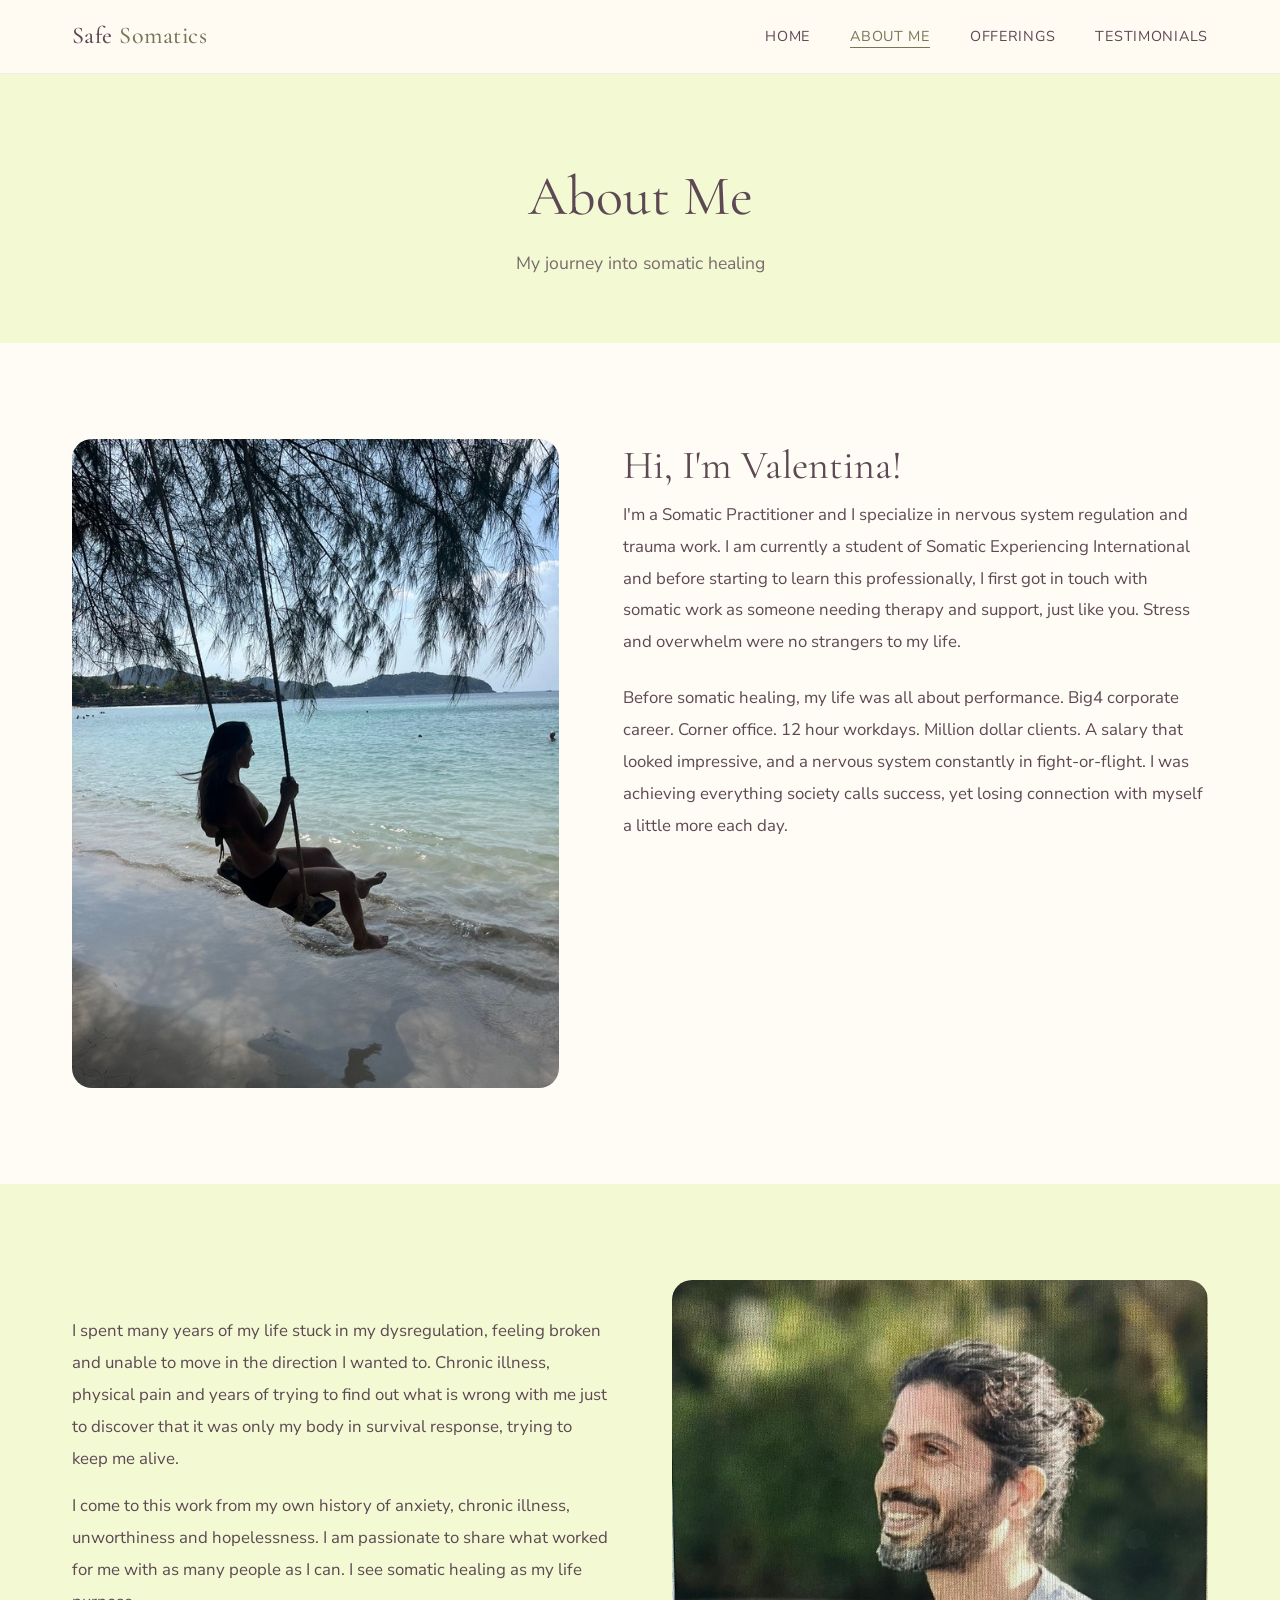
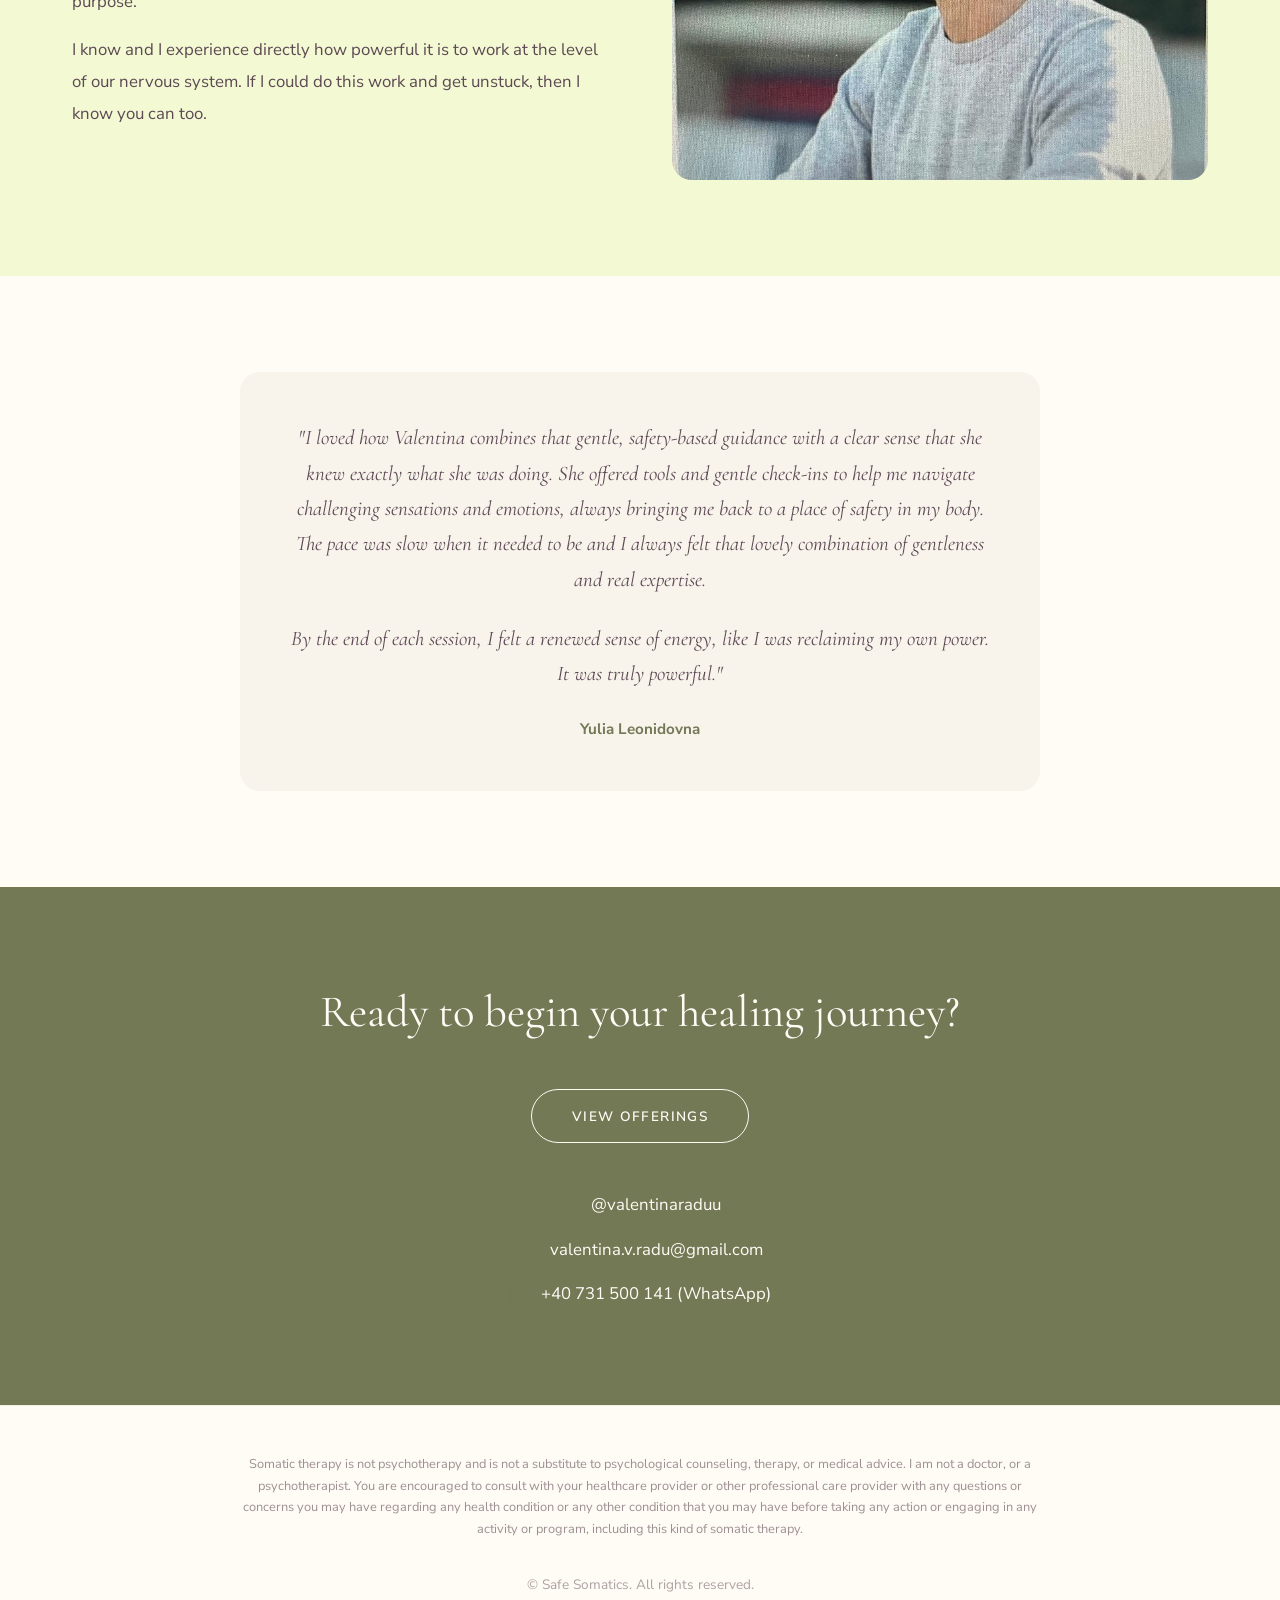
<file: about-me.html>
<!DOCTYPE html>
<html lang="en">
<head>
  <meta charset="utf-8">
  <meta name="viewport" content="width=device-width, initial-scale=1">
  <title>About Me | Safe Somatics</title>
  <meta name="description" content="Meet Valentina, a Somatic Practitioner specializing in nervous system regulation and trauma work.">
  <meta property="og:title" content="About Me | Safe Somatics">
  <meta property="og:description" content="Meet Valentina, a Somatic Practitioner specializing in nervous system regulation and trauma work.">
  <meta property="og:image" content="images/og-image.jpg">
  <meta property="og:type" content="website">
  <link rel="stylesheet" href="css/style.css">
</head>
<body>

  <!-- Navigation -->
  <nav class="nav" id="nav">
    <div class="nav-inner">
      <a href="index.html" class="nav-logo">Safe <span>Somatics</span></a>
      <button class="nav-toggle" id="navToggle" aria-label="Toggle navigation">
        <span></span><span></span><span></span>
      </button>
      <ul class="nav-links" id="navLinks">
        <li><a href="index.html">Home</a></li>
        <li><a href="about-me.html" class="active">About Me</a></li>
        <li><a href="offerings.html">Offerings</a></li>
        <li><a href="testimonials.html">Testimonials</a></li>
      </ul>
    </div>
  </nav>

  <!-- Page Header -->
  <div class="page-header">
    <h1>About Me</h1>
    <p>My journey into somatic healing</p>
  </div>

  <!-- About Content -->
  <section class="section section-cream">
    <div class="container">
      <div class="about-grid fade-in">
        <div class="about-image">
          <img src="images/deedd621ee61c66be8c15c5e5fd90326.jpg" alt="Valentina - Somatic Practitioner" loading="lazy">
        </div>
        <div class="about-content">
          <h2>Hi, I'm Valentina!</h2>
          <p>I'm a Somatic Practitioner and I specialize in nervous system regulation and trauma work. I am currently a student of Somatic Experiencing International and before starting to learn this professionally, I first got in touch with somatic work as someone needing therapy and support, just like you. Stress and overwhelm were no strangers to my life.</p>
          <p>Before somatic healing, my life was all about performance. Big4 corporate career. Corner office. 12 hour workdays. Million dollar clients. A salary that looked impressive, and a nervous system constantly in fight-or-flight. I was achieving everything society calls success, yet losing connection with myself a little more each day.</p>
        </div>
      </div>
    </div>
  </section>

  <!-- My Story Continued -->
  <section class="section section-light-green">
    <div class="container">
      <div class="split-section fade-in">
        <div class="split-content">
          <p>I spent many years of my life stuck in my dysregulation, feeling broken and unable to move in the direction I wanted to. Chronic illness, physical pain and years of trying to find out what is wrong with me just to discover that it was only my body in survival response, trying to keep me alive.</p>
          <p>I come to this work from my own history of anxiety, chronic illness, unworthiness and hopelessness. I am passionate to share what worked for me with as many people as I can. I see somatic healing as my life purpose.</p>
          <p>I know and I experience directly how powerful it is to work at the level of our nervous system. If I could do this work and get unstuck, then I know you can too.</p>
        </div>
        <div class="split-image">
          <img src="images/a37e9b5d80939ad8d50502c005fdd26c.jpg" alt="Somatic healing journey" loading="lazy">
        </div>
      </div>
    </div>
  </section>

  <!-- Testimonial -->
  <section class="section section-cream">
    <div class="container">
      <div class="testimonial-featured fade-in">
        <p>"I loved how Valentina combines that gentle, safety-based guidance with a clear sense that she knew exactly what she was doing. She offered tools and gentle check-ins to help me navigate challenging sensations and emotions, always bringing me back to a place of safety in my body. The pace was slow when it needed to be and I always felt that lovely combination of gentleness and real expertise.</p>
        <p>By the end of each session, I felt a renewed sense of energy, like I was reclaiming my own power. It was truly powerful."</p>
        <span class="testimonial-author">Yulia Leonidovna</span>
      </div>
    </div>
  </section>

  <!-- CTA -->
  <section class="section section-olive contact-section">
    <div class="container fade-in">
      <h2>Ready to begin your healing journey?</h2>
      <div class="mt-3">
        <a href="offerings.html" class="btn btn-outline" style="border-color: #fffbf5; color: #fffbf5;">View offerings</a>
      </div>
      <div class="contact-links mt-3">
        <div class="contact-item">
          <svg xmlns="http://www.w3.org/2000/svg" viewBox="0 0 24 24" fill="#fffbf5"><path d="M12 2.163c3.204 0 3.584.012 4.85.07 3.252.148 4.771 1.691 4.919 4.919.058 1.265.069 1.645.069 4.849 0 3.205-.012 3.584-.069 4.849-.149 3.225-1.664 4.771-4.919 4.919-1.266.058-1.644.07-4.85.07-3.204 0-3.584-.012-4.849-.07-3.26-.149-4.771-1.699-4.919-4.92-.058-1.265-.07-1.644-.07-4.849 0-3.204.013-3.583.07-4.849.149-3.227 1.664-4.771 4.919-4.919 1.266-.057 1.645-.069 4.849-.069zm0-2.163c-3.259 0-3.667.014-4.947.072-4.358.2-6.78 2.618-6.98 6.98-.059 1.281-.073 1.689-.073 4.948 0 3.259.014 3.668.072 4.948.2 4.358 2.618 6.78 6.98 6.98 1.281.058 1.689.072 4.948.072 3.259 0 3.668-.014 4.948-.072 4.354-.2 6.782-2.618 6.979-6.98.059-1.28.073-1.689.073-4.948 0-3.259-.014-3.667-.072-4.947-.196-4.354-2.617-6.78-6.979-6.98-1.281-.059-1.69-.073-4.949-.073zm0 5.838c-3.403 0-6.162 2.759-6.162 6.162s2.759 6.163 6.162 6.163 6.162-2.759 6.162-6.163c0-3.403-2.759-6.162-6.162-6.162zm0 10.162c-2.209 0-4-1.79-4-4 0-2.209 1.791-4 4-4s4 1.791 4 4c0 2.21-1.791 4-4 4zm6.406-11.845c-.796 0-1.441.645-1.441 1.44s.645 1.44 1.441 1.44c.795 0 1.439-.645 1.439-1.44s-.644-1.44-1.439-1.44z"/></svg>
          <a href="https://www.instagram.com/valentinaraduu" target="_blank" rel="noopener" style="color: #fffbf5;">@valentinaraduu</a>
        </div>
        <div class="contact-item">
          <svg xmlns="http://www.w3.org/2000/svg" viewBox="0 0 24 24" fill="#fffbf5"><path d="M20 4H4c-1.1 0-1.99.9-1.99 2L2 18c0 1.1.9 2 2 2h16c1.1 0 2-.9 2-2V6c0-1.1-.9-2-2-2zm0 4l-8 5-8-5V6l8 5 8-5v2z"/></svg>
          <a href="mailto:valentina.v.radu@gmail.com" style="color: #fffbf5;">valentina.v.radu@gmail.com</a>
        </div>
        <div class="contact-item">
          <svg xmlns="http://www.w3.org/2000/svg" viewBox="0 0 24 24" fill="#fffbf5"><path d="M.057 24l1.687-6.163c-1.041-1.804-1.588-3.849-1.587-5.946.003-6.556 5.338-11.891 11.893-11.891 3.181.001 6.167 1.24 8.413 3.488 2.245 2.248 3.481 5.236 3.48 8.414-.003 6.557-5.338 11.892-11.893 11.892-1.99-.001-3.951-.5-5.688-1.448l-6.305 1.654zm6.597-3.807c1.676.995 3.276 1.591 5.392 1.592 5.448 0 9.886-4.434 9.889-9.885.002-5.462-4.415-9.89-9.881-9.892-5.452 0-9.887 4.434-9.889 9.884-.001 2.225.651 3.891 1.746 5.634l-.999 3.648 3.742-.981zm11.387-5.464c-.074-.124-.272-.198-.57-.347-.297-.149-1.758-.868-2.031-.967-.272-.099-.47-.149-.669.149-.198.297-.768.967-.941 1.165-.173.198-.347.223-.644.074-.297-.149-1.255-.462-2.39-1.475-.883-.788-1.48-1.761-1.653-2.059-.173-.297-.018-.458.13-.606.134-.133.297-.347.446-.521.151-.172.2-.296.3-.495.099-.198.05-.372-.025-.521-.075-.148-.669-1.611-.916-2.206-.242-.579-.487-.501-.669-.51l-.57-.01c-.198 0-.52.074-.792.372s-1.04 1.016-1.04 2.479 1.065 2.876 1.213 3.074c.149.198 2.095 3.2 5.076 4.487.709.306 1.263.489 1.694.626.712.226 1.36.194 1.872.118.571-.085 1.758-.719 2.006-1.413.248-.695.248-1.29.173-1.414z"/></svg>
          <span style="color: #fffbf5;">+40 731 500 141 (WhatsApp)</span>
        </div>
      </div>
    </div>
  </section>

  <!-- Footer -->
  <footer class="footer">
    <div class="container">
      <p class="footer-disclaimer">Somatic therapy is not psychotherapy and is not a substitute to psychological counseling, therapy, or medical advice. I am not a doctor, or a psychotherapist. You are encouraged to consult with your healthcare provider or other professional care provider with any questions or concerns you may have regarding any health condition or any other condition that you may have before taking any action or engaging in any activity or program, including this kind of somatic therapy.</p>
      <p class="footer-bottom">&copy; Safe Somatics. All rights reserved.</p>
    </div>
  </footer>

  <script src="js/main.js"></script>
</body>
</html>
</file>
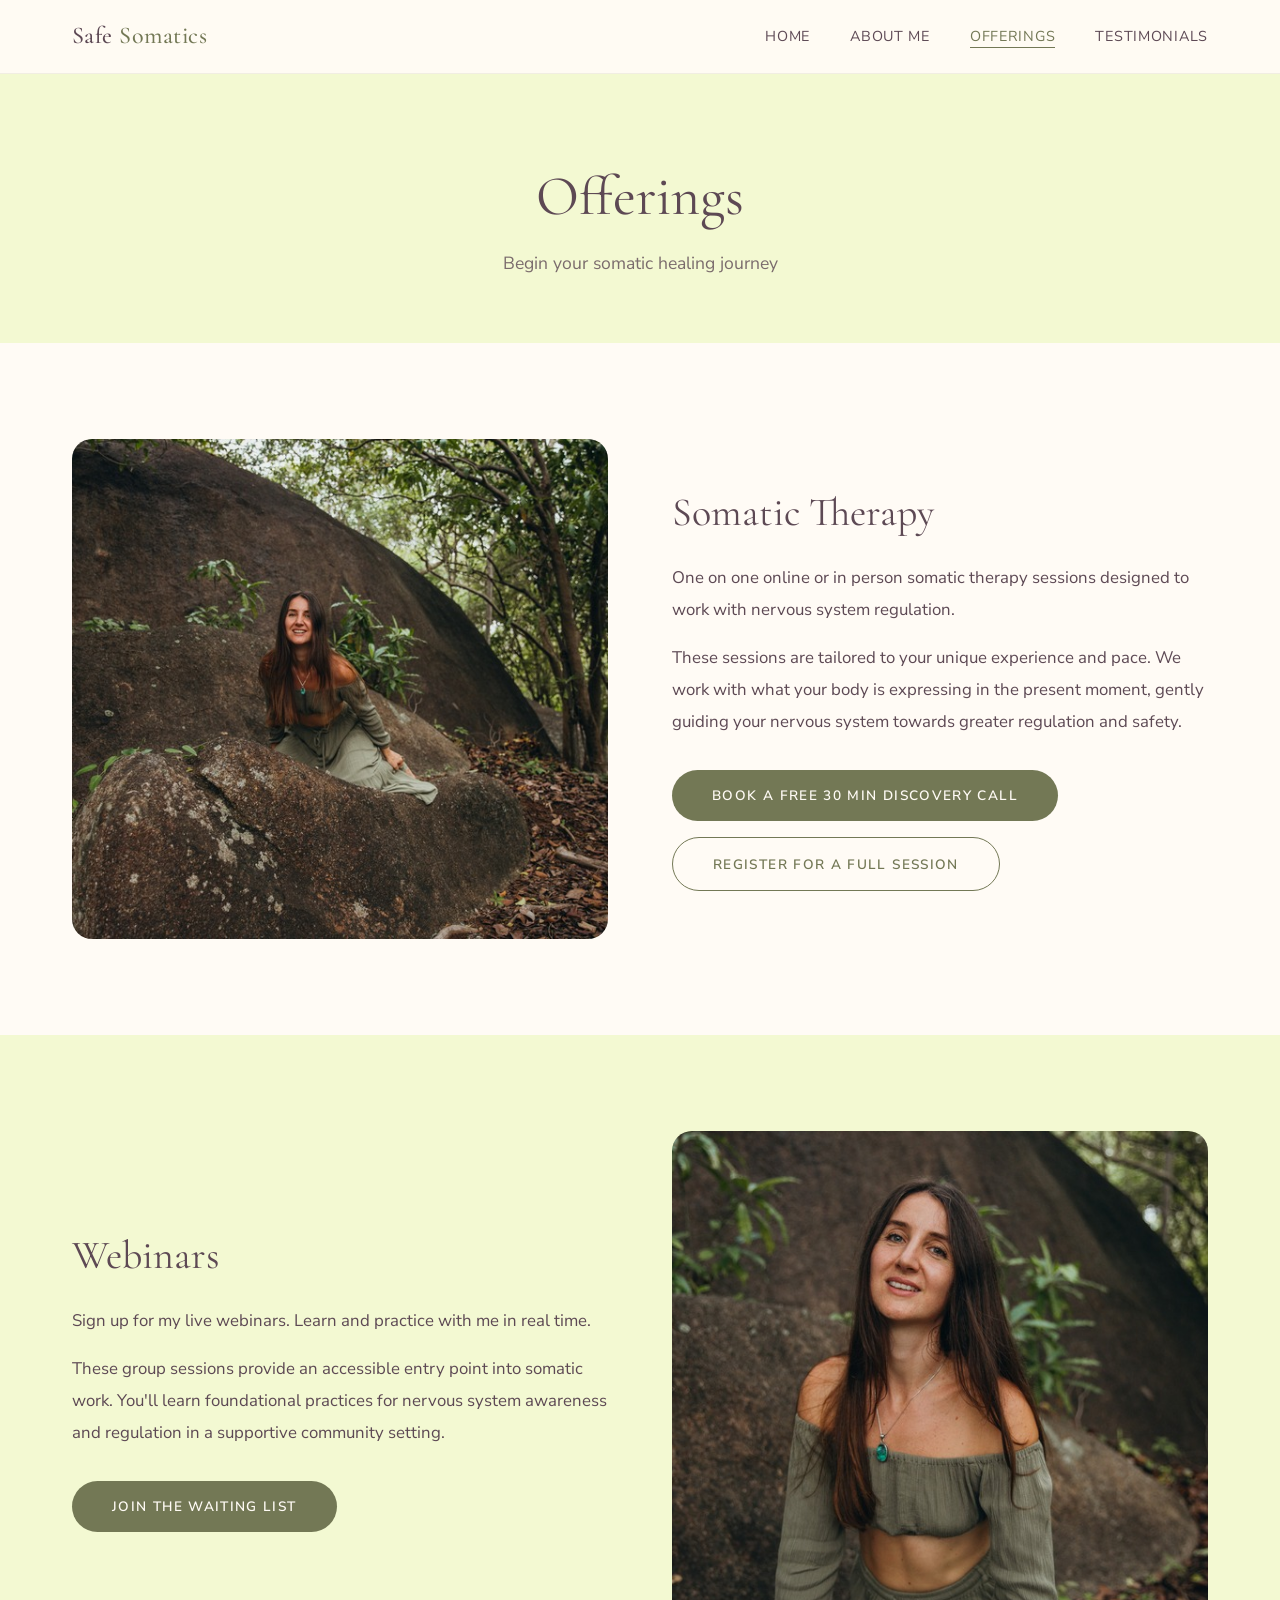
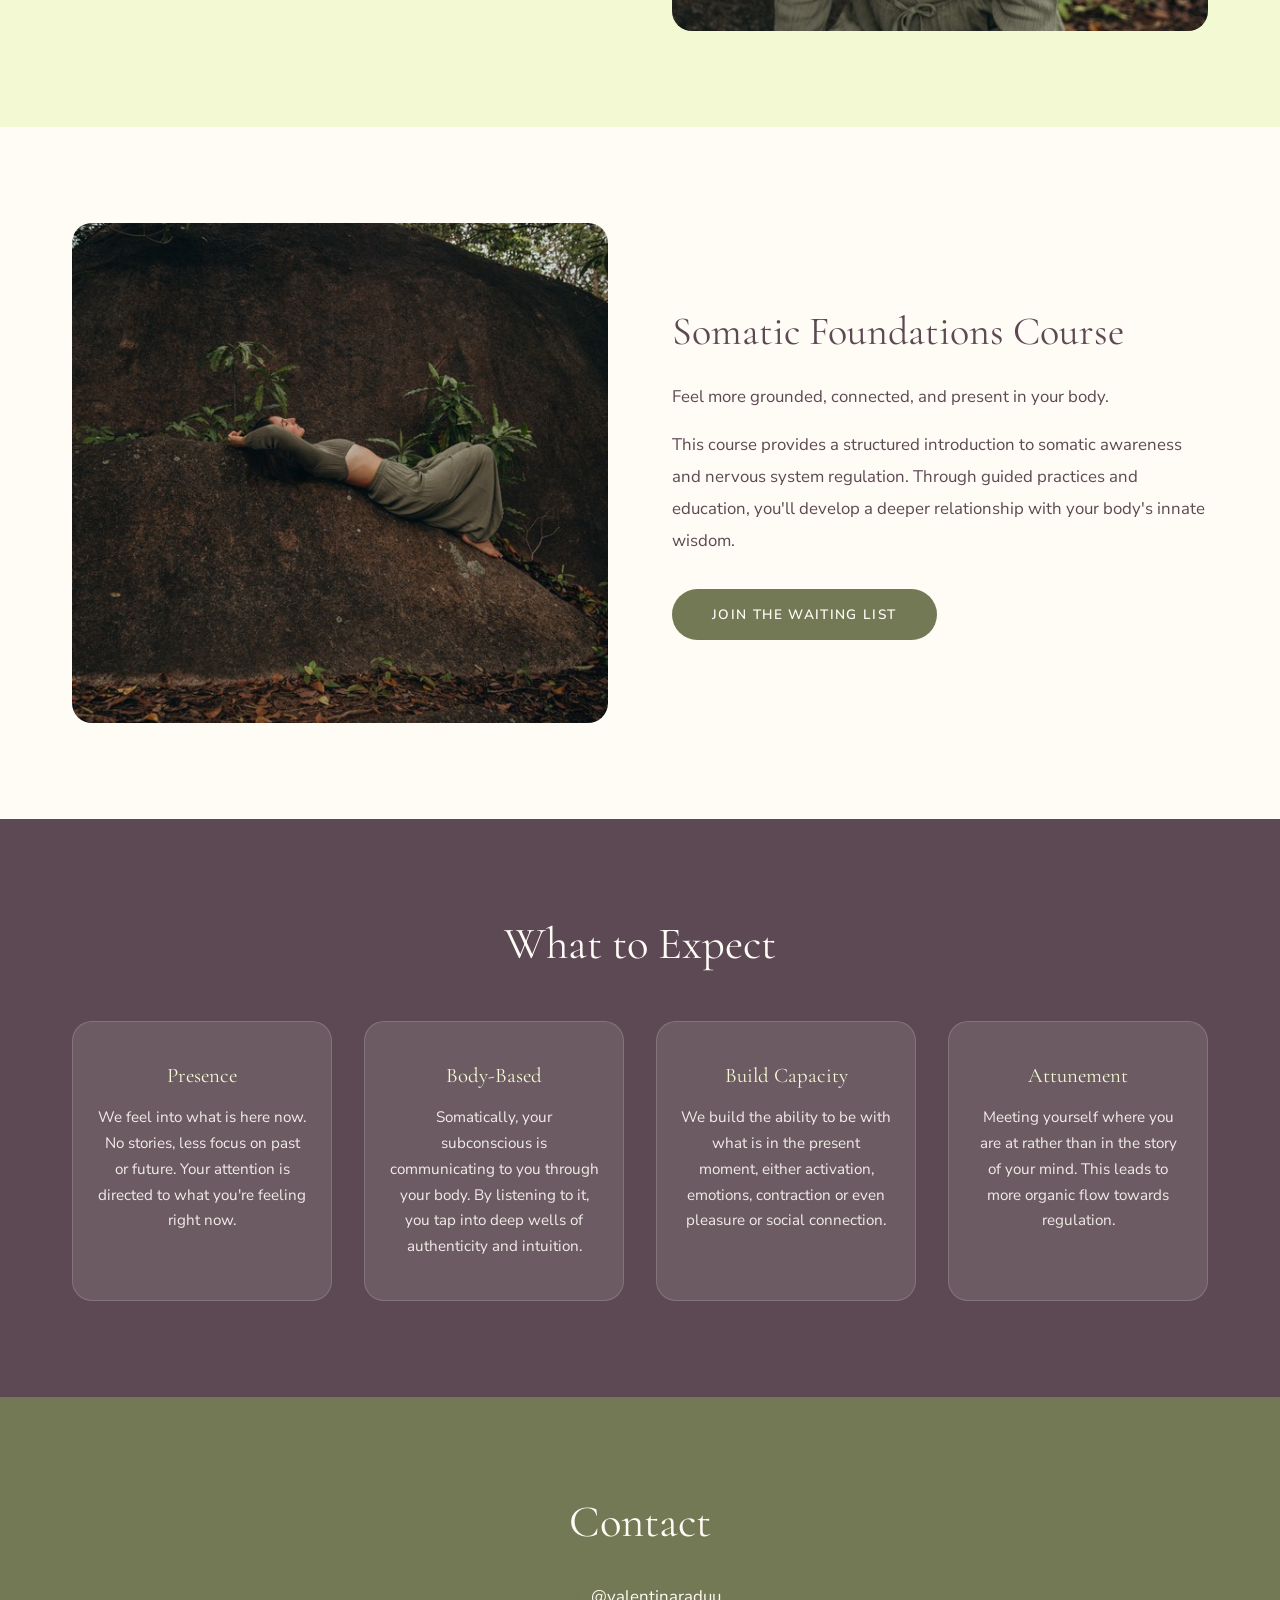
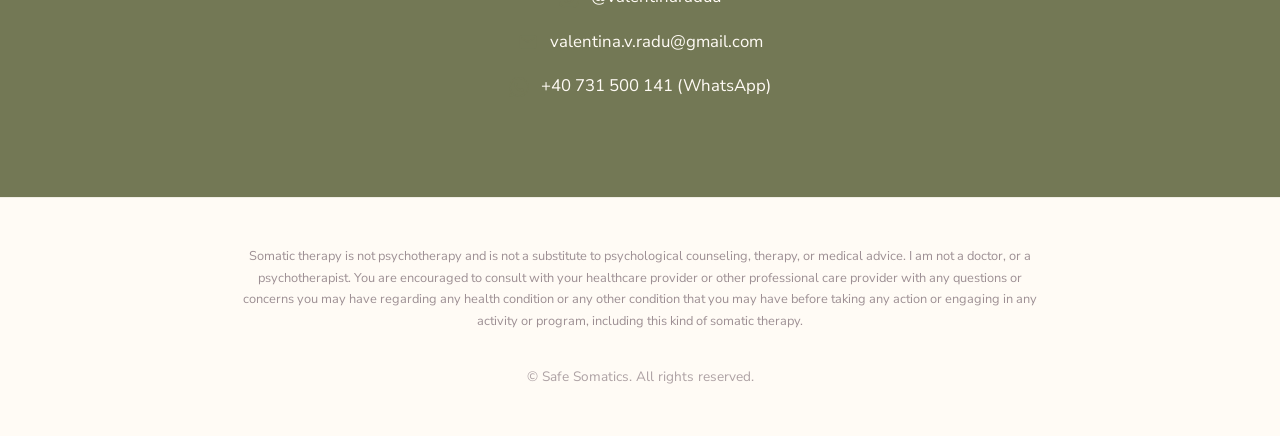
<file: offerings.html>
<!DOCTYPE html>
<html lang="en">
<head>
  <meta charset="utf-8">
  <meta name="viewport" content="width=device-width, initial-scale=1">
  <title>Offerings | Safe Somatics</title>
  <meta name="description" content="Explore somatic therapy offerings including one-on-one sessions, webinars, and the Somatic Foundations course.">
  <meta property="og:title" content="Offerings | Safe Somatics">
  <meta property="og:description" content="Explore somatic therapy offerings including one-on-one sessions, webinars, and the Somatic Foundations course.">
  <meta property="og:image" content="images/og-image.jpg">
  <meta property="og:type" content="website">
  <link rel="stylesheet" href="css/style.css">
</head>
<body>

  <!-- Navigation -->
  <nav class="nav" id="nav">
    <div class="nav-inner">
      <a href="index.html" class="nav-logo">Safe <span>Somatics</span></a>
      <button class="nav-toggle" id="navToggle" aria-label="Toggle navigation">
        <span></span><span></span><span></span>
      </button>
      <ul class="nav-links" id="navLinks">
        <li><a href="index.html">Home</a></li>
        <li><a href="about-me.html">About Me</a></li>
        <li><a href="offerings.html" class="active">Offerings</a></li>
        <li><a href="testimonials.html">Testimonials</a></li>
      </ul>
    </div>
  </nav>

  <!-- Page Header -->
  <div class="page-header">
    <h1>Offerings</h1>
    <p>Begin your somatic healing journey</p>
  </div>

  <!-- Somatic Therapy Sessions -->
  <section class="section section-cream">
    <div class="container">
      <div class="split-section fade-in">
        <div class="split-image">
          <img src="images/75db4129b00e5582b1c7224221fd6abd.jpg" alt="Somatic Therapy sessions" loading="lazy">
        </div>
        <div class="split-content">
          <h2>Somatic Therapy</h2>
          <p>One on one online or in person somatic therapy sessions designed to work with nervous system regulation.</p>
          <p>These sessions are tailored to your unique experience and pace. We work with what your body is expressing in the present moment, gently guiding your nervous system towards greater regulation and safety.</p>
          <div class="btn-group mt-2" style="justify-content: flex-start;">
            <a href="mailto:valentina.v.radu@gmail.com" class="btn btn-primary">Book a free 30 min discovery call</a>
            <a href="mailto:valentina.v.radu@gmail.com" class="btn btn-outline">Register for a full session</a>
          </div>
        </div>
      </div>
    </div>
  </section>

  <!-- Webinars -->
  <section class="section section-light-green">
    <div class="container">
      <div class="split-section reverse fade-in">
        <div class="split-image">
          <img src="images/181376021b0685f292fab98bcbd2c310.jpg" alt="Live webinars" loading="lazy">
        </div>
        <div class="split-content">
          <h2>Webinars</h2>
          <p>Sign up for my live webinars. Learn and practice with me in real time.</p>
          <p>These group sessions provide an accessible entry point into somatic work. You'll learn foundational practices for nervous system awareness and regulation in a supportive community setting.</p>
          <div class="mt-2">
            <a href="mailto:valentina.v.radu@gmail.com" class="btn btn-primary">Join the waiting list</a>
          </div>
        </div>
      </div>
    </div>
  </section>

  <!-- Somatic Foundations Course -->
  <section class="section section-cream">
    <div class="container">
      <div class="split-section fade-in">
        <div class="split-image">
          <img src="images/1f248bba4d33700801363b4961f36c2e.jpg" alt="Somatic Foundations Course" loading="lazy">
        </div>
        <div class="split-content">
          <h2>Somatic Foundations Course</h2>
          <p>Feel more grounded, connected, and present in your body.</p>
          <p>This course provides a structured introduction to somatic awareness and nervous system regulation. Through guided practices and education, you'll develop a deeper relationship with your body's innate wisdom.</p>
          <div class="mt-2">
            <a href="mailto:valentina.v.radu@gmail.com" class="btn btn-primary">Join the waiting list</a>
          </div>
        </div>
      </div>
    </div>
  </section>

  <!-- What to Expect -->
  <section class="section section-plum">
    <div class="container">
      <h2 class="section-title fade-in">What to Expect</h2>
      <div class="pillars-grid fade-in">
        <div class="pillar-card">
          <h4>Presence</h4>
          <p>We feel into what is here now. No stories, less focus on past or future. Your attention is directed to what you're feeling right now.</p>
        </div>
        <div class="pillar-card">
          <h4>Body-Based</h4>
          <p>Somatically, your subconscious is communicating to you through your body. By listening to it, you tap into deep wells of authenticity and intuition.</p>
        </div>
        <div class="pillar-card">
          <h4>Build Capacity</h4>
          <p>We build the ability to be with what is in the present moment, either activation, emotions, contraction or even pleasure or social connection.</p>
        </div>
        <div class="pillar-card">
          <h4>Attunement</h4>
          <p>Meeting yourself where you are at rather than in the story of your mind. This leads to more organic flow towards regulation.</p>
        </div>
      </div>
    </div>
  </section>

  <!-- Contact CTA -->
  <section class="section section-olive contact-section">
    <div class="container fade-in">
      <h2>Contact</h2>
      <div class="contact-links">
        <div class="contact-item">
          <svg xmlns="http://www.w3.org/2000/svg" viewBox="0 0 24 24" fill="#fffbf5"><path d="M12 2.163c3.204 0 3.584.012 4.85.07 3.252.148 4.771 1.691 4.919 4.919.058 1.265.069 1.645.069 4.849 0 3.205-.012 3.584-.069 4.849-.149 3.225-1.664 4.771-4.919 4.919-1.266.058-1.644.07-4.85.07-3.204 0-3.584-.012-4.849-.07-3.26-.149-4.771-1.699-4.919-4.92-.058-1.265-.07-1.644-.07-4.849 0-3.204.013-3.583.07-4.849.149-3.227 1.664-4.771 4.919-4.919 1.266-.057 1.645-.069 4.849-.069zm0-2.163c-3.259 0-3.667.014-4.947.072-4.358.2-6.78 2.618-6.98 6.98-.059 1.281-.073 1.689-.073 4.948 0 3.259.014 3.668.072 4.948.2 4.358 2.618 6.78 6.98 6.98 1.281.058 1.689.072 4.948.072 3.259 0 3.668-.014 4.948-.072 4.354-.2 6.782-2.618 6.979-6.98.059-1.28.073-1.689.073-4.948 0-3.259-.014-3.667-.072-4.947-.196-4.354-2.617-6.78-6.979-6.98-1.281-.059-1.69-.073-4.949-.073zm0 5.838c-3.403 0-6.162 2.759-6.162 6.162s2.759 6.163 6.162 6.163 6.162-2.759 6.162-6.163c0-3.403-2.759-6.162-6.162-6.162zm0 10.162c-2.209 0-4-1.79-4-4 0-2.209 1.791-4 4-4s4 1.791 4 4c0 2.21-1.791 4-4 4zm6.406-11.845c-.796 0-1.441.645-1.441 1.44s.645 1.44 1.441 1.44c.795 0 1.439-.645 1.439-1.44s-.644-1.44-1.439-1.44z"/></svg>
          <a href="https://www.instagram.com/valentinaraduu" target="_blank" rel="noopener" style="color: #fffbf5;">@valentinaraduu</a>
        </div>
        <div class="contact-item">
          <svg xmlns="http://www.w3.org/2000/svg" viewBox="0 0 24 24" fill="#fffbf5"><path d="M20 4H4c-1.1 0-1.99.9-1.99 2L2 18c0 1.1.9 2 2 2h16c1.1 0 2-.9 2-2V6c0-1.1-.9-2-2-2zm0 4l-8 5-8-5V6l8 5 8-5v2z"/></svg>
          <a href="mailto:valentina.v.radu@gmail.com" style="color: #fffbf5;">valentina.v.radu@gmail.com</a>
        </div>
        <div class="contact-item">
          <svg xmlns="http://www.w3.org/2000/svg" viewBox="0 0 24 24" fill="#fffbf5"><path d="M.057 24l1.687-6.163c-1.041-1.804-1.588-3.849-1.587-5.946.003-6.556 5.338-11.891 11.893-11.891 3.181.001 6.167 1.24 8.413 3.488 2.245 2.248 3.481 5.236 3.48 8.414-.003 6.557-5.338 11.892-11.893 11.892-1.99-.001-3.951-.5-5.688-1.448l-6.305 1.654zm6.597-3.807c1.676.995 3.276 1.591 5.392 1.592 5.448 0 9.886-4.434 9.889-9.885.002-5.462-4.415-9.89-9.881-9.892-5.452 0-9.887 4.434-9.889 9.884-.001 2.225.651 3.891 1.746 5.634l-.999 3.648 3.742-.981zm11.387-5.464c-.074-.124-.272-.198-.57-.347-.297-.149-1.758-.868-2.031-.967-.272-.099-.47-.149-.669.149-.198.297-.768.967-.941 1.165-.173.198-.347.223-.644.074-.297-.149-1.255-.462-2.39-1.475-.883-.788-1.48-1.761-1.653-2.059-.173-.297-.018-.458.13-.606.134-.133.297-.347.446-.521.151-.172.2-.296.3-.495.099-.198.05-.372-.025-.521-.075-.148-.669-1.611-.916-2.206-.242-.579-.487-.501-.669-.51l-.57-.01c-.198 0-.52.074-.792.372s-1.04 1.016-1.04 2.479 1.065 2.876 1.213 3.074c.149.198 2.095 3.2 5.076 4.487.709.306 1.263.489 1.694.626.712.226 1.36.194 1.872.118.571-.085 1.758-.719 2.006-1.413.248-.695.248-1.29.173-1.414z"/></svg>
          <span style="color: #fffbf5;">+40 731 500 141 (WhatsApp)</span>
        </div>
      </div>
    </div>
  </section>

  <!-- Footer -->
  <footer class="footer">
    <div class="container">
      <p class="footer-disclaimer">Somatic therapy is not psychotherapy and is not a substitute to psychological counseling, therapy, or medical advice. I am not a doctor, or a psychotherapist. You are encouraged to consult with your healthcare provider or other professional care provider with any questions or concerns you may have regarding any health condition or any other condition that you may have before taking any action or engaging in any activity or program, including this kind of somatic therapy.</p>
      <p class="footer-bottom">&copy; Safe Somatics. All rights reserved.</p>
    </div>
  </footer>

  <script src="js/main.js"></script>
</body>
</html>
</file>
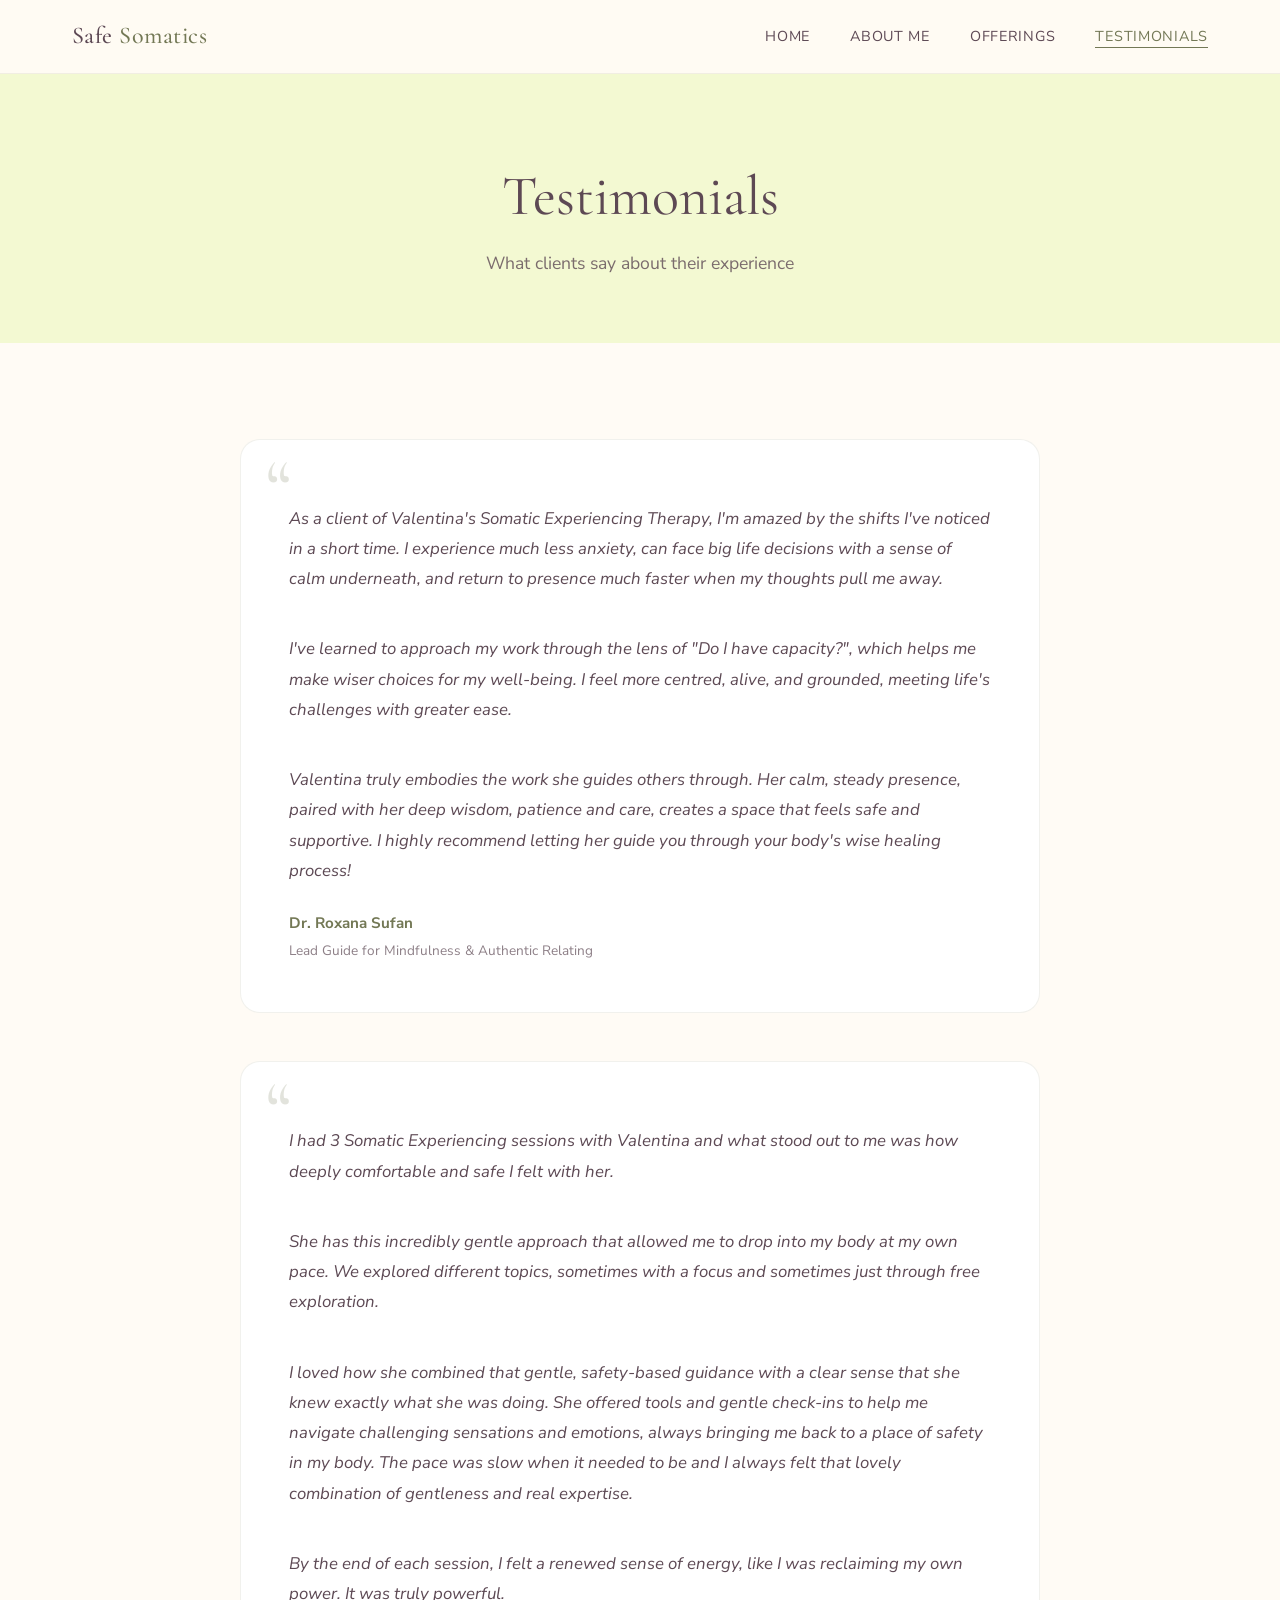
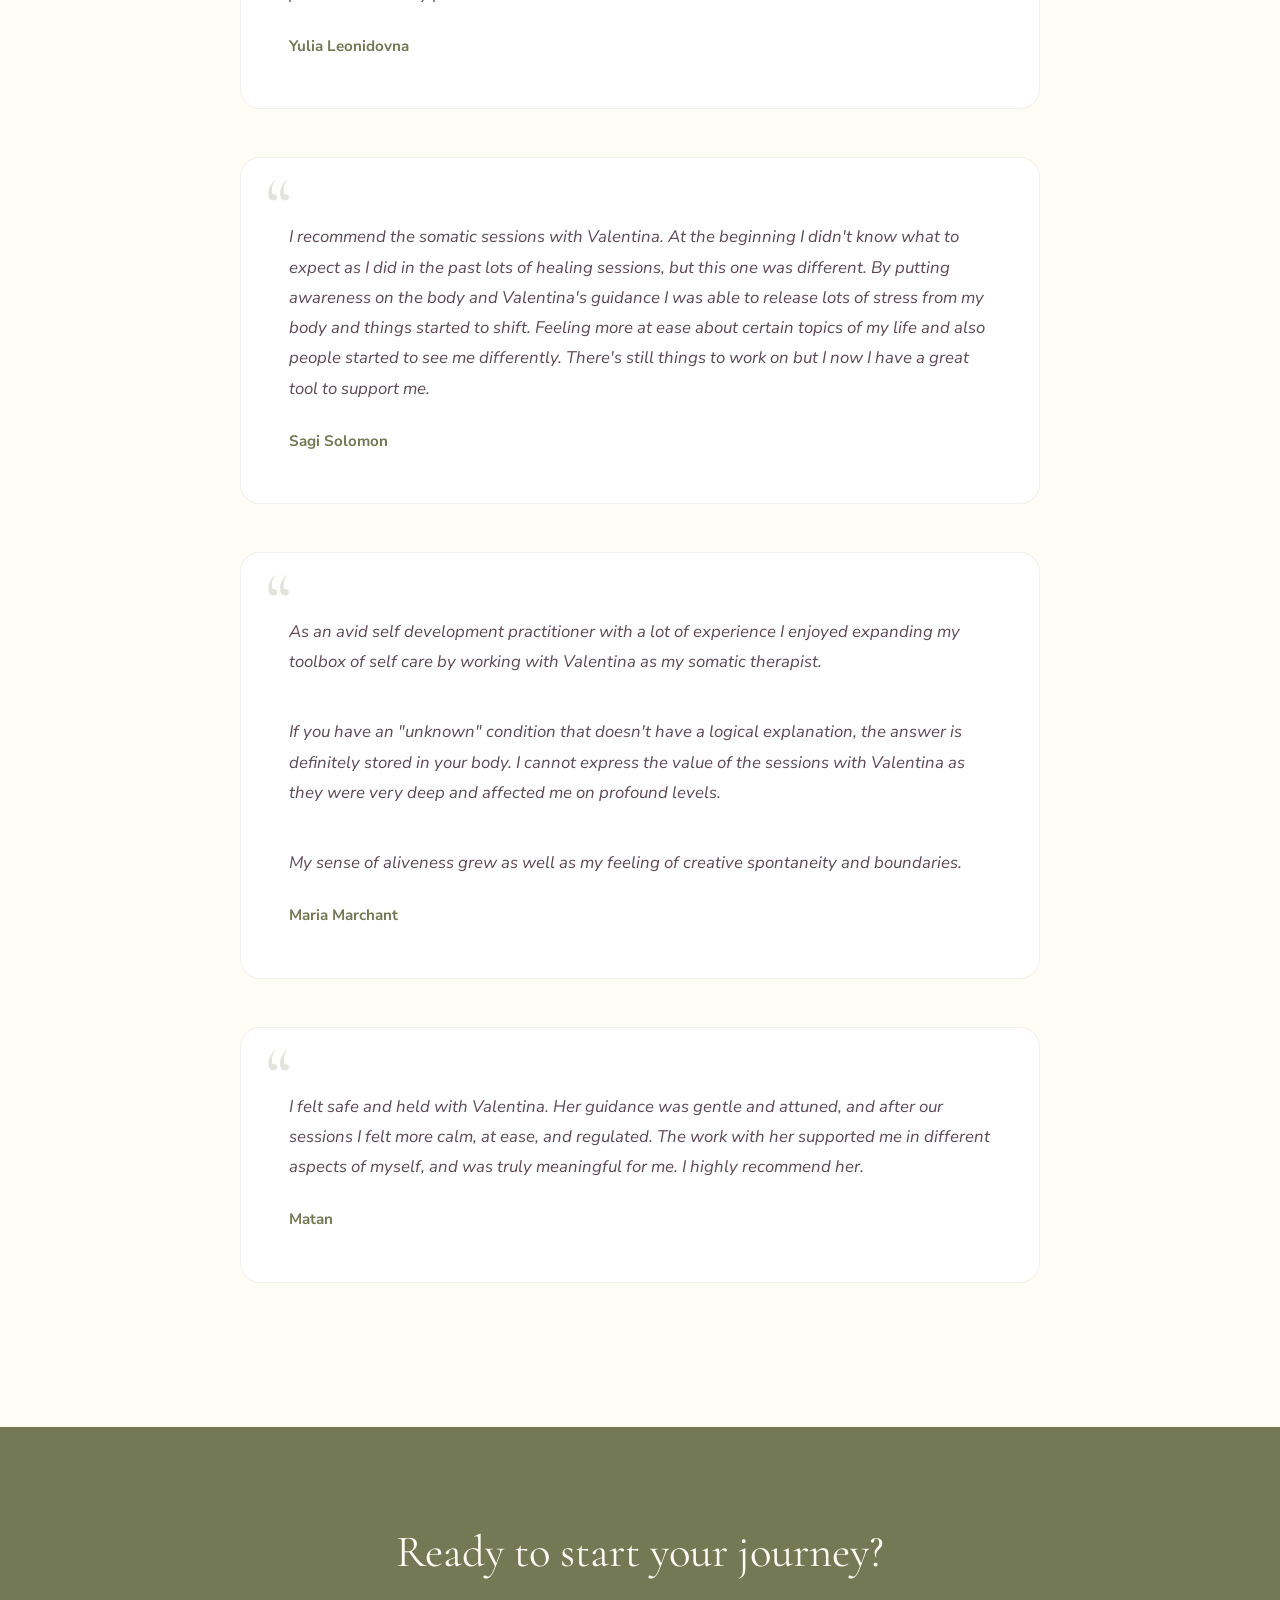
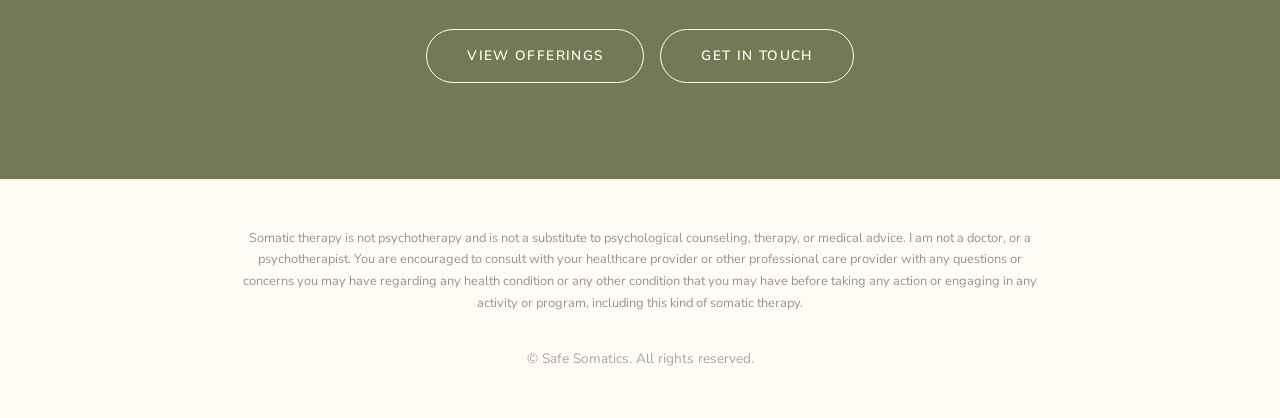
<file: testimonials.html>
<!DOCTYPE html>
<html lang="en">
<head>
  <meta charset="utf-8">
  <meta name="viewport" content="width=device-width, initial-scale=1">
  <title>Testimonials | Safe Somatics</title>
  <meta name="description" content="Read what clients say about their somatic therapy experience with Valentina.">
  <meta property="og:title" content="Testimonials | Safe Somatics">
  <meta property="og:description" content="Read what clients say about their somatic therapy experience with Valentina.">
  <meta property="og:image" content="images/og-image.jpg">
  <meta property="og:type" content="website">
  <link rel="stylesheet" href="css/style.css">
</head>
<body>

  <!-- Navigation -->
  <nav class="nav" id="nav">
    <div class="nav-inner">
      <a href="index.html" class="nav-logo">Safe <span>Somatics</span></a>
      <button class="nav-toggle" id="navToggle" aria-label="Toggle navigation">
        <span></span><span></span><span></span>
      </button>
      <ul class="nav-links" id="navLinks">
        <li><a href="index.html">Home</a></li>
        <li><a href="about-me.html">About Me</a></li>
        <li><a href="offerings.html">Offerings</a></li>
        <li><a href="testimonials.html" class="active">Testimonials</a></li>
      </ul>
    </div>
  </nav>

  <!-- Page Header -->
  <div class="page-header">
    <h1>Testimonials</h1>
    <p>What clients say about their experience</p>
  </div>

  <!-- Testimonials -->
  <section class="section section-cream">
    <div class="container">

      <!-- Dr. Roxana Sufan -->
      <div class="testimonial-card fade-in">
        <p>As a client of Valentina's Somatic Experiencing Therapy, I'm amazed by the shifts I've noticed in a short time. I experience much less anxiety, can face big life decisions with a sense of calm underneath, and return to presence much faster when my thoughts pull me away.</p>
        <p>I've learned to approach my work through the lens of "Do I have capacity?", which helps me make wiser choices for my well-being. I feel more centred, alive, and grounded, meeting life's challenges with greater ease.</p>
        <p>Valentina truly embodies the work she guides others through. Her calm, steady presence, paired with her deep wisdom, patience and care, creates a space that feels safe and supportive. I highly recommend letting her guide you through your body's wise healing process!</p>
        <span class="testimonial-author">Dr. Roxana Sufan</span><br>
        <span class="testimonial-role">Lead Guide for Mindfulness &amp; Authentic Relating</span>
      </div>

      <!-- Yulia Leonidovna -->
      <div class="testimonial-card fade-in">
        <p>I had 3 Somatic Experiencing sessions with Valentina and what stood out to me was how deeply comfortable and safe I felt with her.</p>
        <p>She has this incredibly gentle approach that allowed me to drop into my body at my own pace. We explored different topics, sometimes with a focus and sometimes just through free exploration.</p>
        <p>I loved how she combined that gentle, safety-based guidance with a clear sense that she knew exactly what she was doing. She offered tools and gentle check-ins to help me navigate challenging sensations and emotions, always bringing me back to a place of safety in my body. The pace was slow when it needed to be and I always felt that lovely combination of gentleness and real expertise.</p>
        <p>By the end of each session, I felt a renewed sense of energy, like I was reclaiming my own power. It was truly powerful.</p>
        <span class="testimonial-author">Yulia Leonidovna</span>
      </div>

      <!-- Sagi Solomon -->
      <div class="testimonial-card fade-in">
        <p>I recommend the somatic sessions with Valentina. At the beginning I didn't know what to expect as I did in the past lots of healing sessions, but this one was different. By putting awareness on the body and Valentina's guidance I was able to release lots of stress from my body and things started to shift. Feeling more at ease about certain topics of my life and also people started to see me differently. There's still things to work on but I now I have a great tool to support me.</p>
        <span class="testimonial-author">Sagi Solomon</span>
      </div>

      <!-- Maria Marchant -->
      <div class="testimonial-card fade-in">
        <p>As an avid self development practitioner with a lot of experience I enjoyed expanding my toolbox of self care by working with Valentina as my somatic therapist.</p>
        <p>If you have an "unknown" condition that doesn't have a logical explanation, the answer is definitely stored in your body. I cannot express the value of the sessions with Valentina as they were very deep and affected me on profound levels.</p>
        <p>My sense of aliveness grew as well as my feeling of creative spontaneity and boundaries.</p>
        <span class="testimonial-author">Maria Marchant</span>
      </div>

      <!-- Matan -->
      <div class="testimonial-card fade-in">
        <p>I felt safe and held with Valentina. Her guidance was gentle and attuned, and after our sessions I felt more calm, at ease, and regulated. The work with her supported me in different aspects of myself, and was truly meaningful for me. I highly recommend her.</p>
        <span class="testimonial-author">Matan</span>
      </div>

    </div>
  </section>

  <!-- CTA -->
  <section class="section section-olive contact-section">
    <div class="container fade-in">
      <h2>Ready to start your journey?</h2>
      <div class="mt-3 btn-group">
        <a href="offerings.html" class="btn btn-outline" style="border-color: #fffbf5; color: #fffbf5;">View offerings</a>
        <a href="mailto:valentina.v.radu@gmail.com" class="btn btn-outline" style="border-color: #fffbf5; color: #fffbf5;">Get in touch</a>
      </div>
    </div>
  </section>

  <!-- Footer -->
  <footer class="footer">
    <div class="container">
      <p class="footer-disclaimer">Somatic therapy is not psychotherapy and is not a substitute to psychological counseling, therapy, or medical advice. I am not a doctor, or a psychotherapist. You are encouraged to consult with your healthcare provider or other professional care provider with any questions or concerns you may have regarding any health condition or any other condition that you may have before taking any action or engaging in any activity or program, including this kind of somatic therapy.</p>
      <p class="footer-bottom">&copy; Safe Somatics. All rights reserved.</p>
    </div>
  </footer>

  <script src="js/main.js"></script>
</body>
</html>
</file>
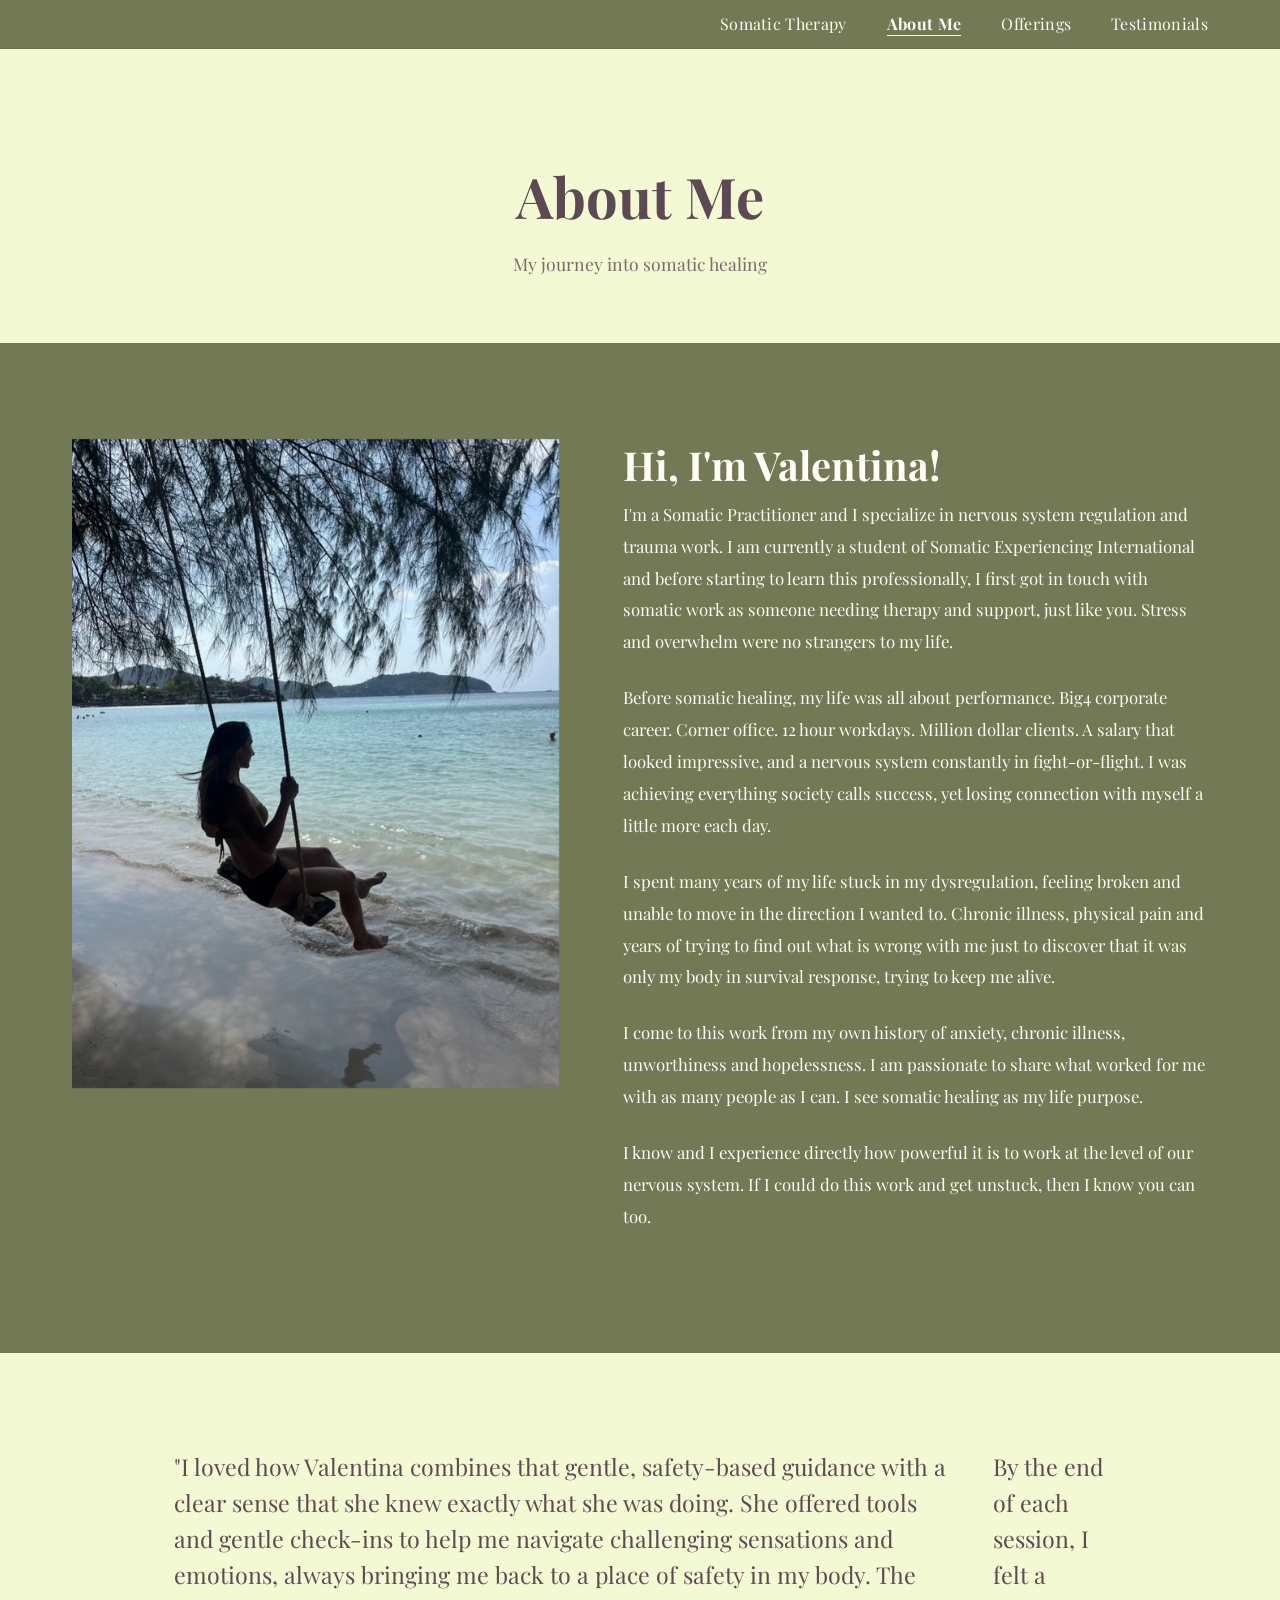
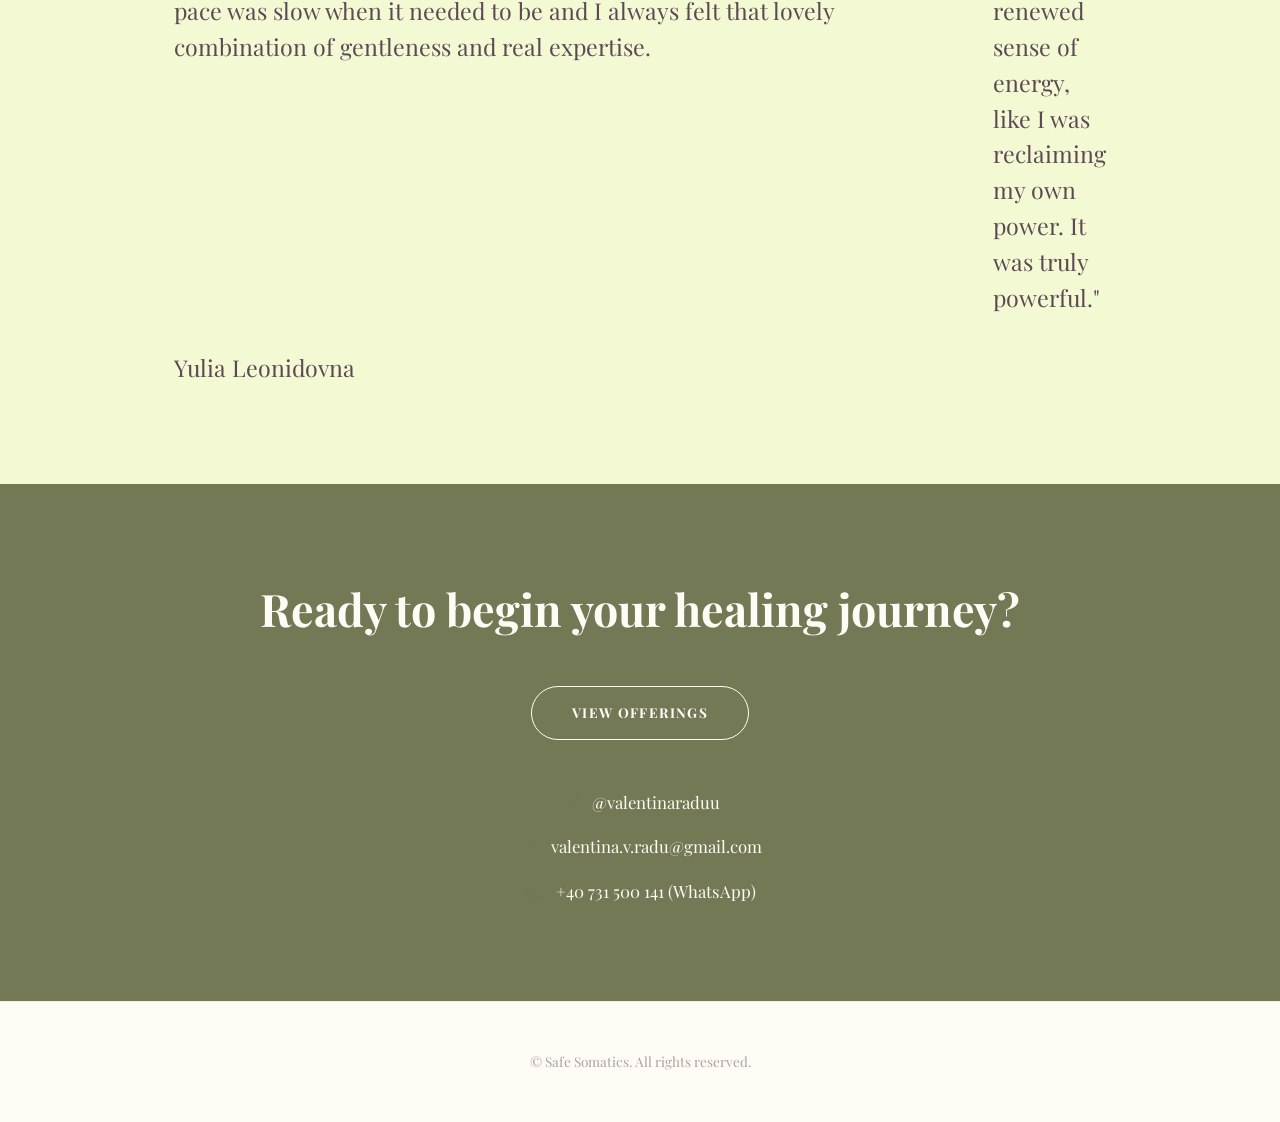
<file: public/about-me.html>
<!DOCTYPE html>
<html lang="en">
<head>
  <meta charset="utf-8">
  <meta name="viewport" content="width=device-width, initial-scale=1">
  <title>About Me | Safe Somatics</title>
  <meta name="description" content="Meet Valentina, a Somatic Practitioner specializing in nervous system regulation and trauma work.">
  <meta property="og:title" content="About Me | Safe Somatics">
  <meta property="og:description" content="Meet Valentina, a Somatic Practitioner specializing in nervous system regulation and trauma work.">
  <meta property="og:image" content="images/og-image.jpg">
  <meta property="og:type" content="website">
  <link rel="stylesheet" href="css/style.css">
</head>
<body>

  <!-- Navigation -->
  <nav class="nav" id="nav">
    <div class="nav-inner">
      <button class="nav-toggle" id="navToggle" aria-label="Toggle navigation">
        <span></span><span></span><span></span>
      </button>
      <ul class="nav-links" id="navLinks">
        <li><a href="index.html">Somatic Therapy</a></li>
        <li><a href="about-me.html" class="active">About Me</a></li>
        <li><a href="offerings.html">Offerings</a></li>
        <li><a href="testimonials.html">Testimonials</a></li>
      </ul>
    </div>
  </nav>

  <!-- Page Header -->
  <div class="page-header">
    <h1>About Me</h1>
    <p>My journey into somatic healing</p>
  </div>

  <!-- Section 1: Bio - bg=#737855 -->
  <section class="section section-olive">
    <div class="container">
      <div class="about-grid fade-in">
        <div class="about-image">
          <img src="images/deedd621ee61c66be8c15c5e5fd90326.jpg" alt="Valentina - Somatic Practitioner" loading="lazy">
        </div>
        <div class="about-content">
          <h2>Hi, I'm Valentina!</h2>
          <p>I'm a Somatic Practitioner and I specialize in nervous system regulation and trauma work. I am currently a student of Somatic Experiencing International and before starting to learn this professionally, I first got in touch with somatic work as someone needing therapy and support, just like you. Stress and overwhelm were no strangers to my life.</p>
          <p>Before somatic healing, my life was all about performance. Big4 corporate career. Corner office. 12 hour workdays. Million dollar clients. A salary that looked impressive, and a nervous system constantly in fight-or-flight. I was achieving everything society calls success, yet losing connection with myself a little more each day.</p>
          <p>I spent many years of my life stuck in my dysregulation, feeling broken and unable to move in the direction I wanted to. Chronic illness, physical pain and years of trying to find out what is wrong with me just to discover that it was only my body in survival response, trying to keep me alive.</p>
          <p>I come to this work from my own history of anxiety, chronic illness, unworthiness and hopelessness. I am passionate to share what worked for me with as many people as I can. I see somatic healing as my life purpose.</p>
          <p>I know and I experience directly how powerful it is to work at the level of our nervous system. If I could do this work and get unstuck, then I know you can too.</p>
        </div>
      </div>
    </div>
  </section>

  <!-- Section 2: Testimonial - bg=#f3f9d2 -->
  <section class="section section-light-green">
    <div class="container">
      <div class="testimonial-featured fade-in">
        <p>"I loved how Valentina combines that gentle, safety-based guidance with a clear sense that she knew exactly what she was doing. She offered tools and gentle check-ins to help me navigate challenging sensations and emotions, always bringing me back to a place of safety in my body. The pace was slow when it needed to be and I always felt that lovely combination of gentleness and real expertise.</p>
        <p>By the end of each session, I felt a renewed sense of energy, like I was reclaiming my own power. It was truly powerful."</p>
        <span class="testimonial-author">Yulia Leonidovna</span>
      </div>
    </div>
  </section>

  <!-- CTA -->
  <section class="section section-olive contact-section">
    <div class="container fade-in">
      <h2>Ready to begin your healing journey?</h2>
      <div class="mt-3">
        <a href="offerings.html" class="btn btn-outline" style="border-color: #fffbf5; color: #fffbf5;">View offerings</a>
      </div>
      <div class="contact-links mt-3">
        <div class="contact-item">
          <svg xmlns="http://www.w3.org/2000/svg" viewBox="0 0 24 24" fill="#fffbf5"><path d="M12 2.163c3.204 0 3.584.012 4.85.07 3.252.148 4.771 1.691 4.919 4.919.058 1.265.069 1.645.069 4.849 0 3.205-.012 3.584-.069 4.849-.149 3.225-1.664 4.771-4.919 4.919-1.266.058-1.644.07-4.85.07-3.204 0-3.584-.012-4.849-.07-3.26-.149-4.771-1.699-4.919-4.92-.058-1.265-.07-1.644-.07-4.849 0-3.204.013-3.583.07-4.849.149-3.227 1.664-4.771 4.919-4.919 1.266-.057 1.645-.069 4.849-.069zm0-2.163c-3.259 0-3.667.014-4.947.072-4.358.2-6.78 2.618-6.98 6.98-.059 1.281-.073 1.689-.073 4.948 0 3.259.014 3.668.072 4.948.2 4.358 2.618 6.78 6.98 6.98 1.281.058 1.689.072 4.948.072 3.259 0 3.668-.014 4.948-.072 4.354-.2 6.782-2.618 6.979-6.98.059-1.28.073-1.689.073-4.948 0-3.259-.014-3.667-.072-4.947-.196-4.354-2.617-6.78-6.979-6.98-1.281-.059-1.69-.073-4.949-.073zm0 5.838c-3.403 0-6.162 2.759-6.162 6.162s2.759 6.163 6.162 6.163 6.162-2.759 6.162-6.163c0-3.403-2.759-6.162-6.162-6.162zm0 10.162c-2.209 0-4-1.79-4-4 0-2.209 1.791-4 4-4s4 1.791 4 4c0 2.21-1.791 4-4 4zm6.406-11.845c-.796 0-1.441.645-1.441 1.44s.645 1.44 1.441 1.44c.795 0 1.439-.645 1.439-1.44s-.644-1.44-1.439-1.44z"/></svg>
          <a href="https://www.instagram.com/valentinaraduu" target="_blank" rel="noopener" style="color: #fffbf5;">@valentinaraduu</a>
        </div>
        <div class="contact-item">
          <svg xmlns="http://www.w3.org/2000/svg" viewBox="0 0 24 24" fill="#fffbf5"><path d="M20 4H4c-1.1 0-1.99.9-1.99 2L2 18c0 1.1.9 2 2 2h16c1.1 0 2-.9 2-2V6c0-1.1-.9-2-2-2zm0 4l-8 5-8-5V6l8 5 8-5v2z"/></svg>
          <a href="mailto:valentina.v.radu@gmail.com" style="color: #fffbf5;">valentina.v.radu@gmail.com</a>
        </div>
        <div class="contact-item">
          <svg xmlns="http://www.w3.org/2000/svg" viewBox="0 0 24 24" fill="#fffbf5"><path d="M.057 24l1.687-6.163c-1.041-1.804-1.588-3.849-1.587-5.946.003-6.556 5.338-11.891 11.893-11.891 3.181.001 6.167 1.24 8.413 3.488 2.245 2.248 3.481 5.236 3.48 8.414-.003 6.557-5.338 11.892-11.893 11.892-1.99-.001-3.951-.5-5.688-1.448l-6.305 1.654zm6.597-3.807c1.676.995 3.276 1.591 5.392 1.592 5.448 0 9.886-4.434 9.889-9.885.002-5.462-4.415-9.89-9.881-9.892-5.452 0-9.887 4.434-9.889 9.884-.001 2.225.651 3.891 1.746 5.634l-.999 3.648 3.742-.981zm11.387-5.464c-.074-.124-.272-.198-.57-.347-.297-.149-1.758-.868-2.031-.967-.272-.099-.47-.149-.669.149-.198.297-.768.967-.941 1.165-.173.198-.347.223-.644.074-.297-.149-1.255-.462-2.39-1.475-.883-.788-1.48-1.761-1.653-2.059-.173-.297-.018-.458.13-.606.134-.133.297-.347.446-.521.151-.172.2-.296.3-.495.099-.198.05-.372-.025-.521-.075-.148-.669-1.611-.916-2.206-.242-.579-.487-.501-.669-.51l-.57-.01c-.198 0-.52.074-.792.372s-1.04 1.016-1.04 2.479 1.065 2.876 1.213 3.074c.149.198 2.095 3.2 5.076 4.487.709.306 1.263.489 1.694.626.712.226 1.36.194 1.872.118.571-.085 1.758-.719 2.006-1.413.248-.695.248-1.29.173-1.414z"/></svg>
          <span style="color: #fffbf5;">+40 731 500 141 (WhatsApp)</span>
        </div>
      </div>
    </div>
  </section>

  <!-- Footer -->
  <footer class="footer">
    <div class="container">
      <p class="footer-bottom">&copy; Safe Somatics. All rights reserved.</p>
    </div>
  </footer>

  <script src="js/main.js"></script>
</body>
</html>
</file>
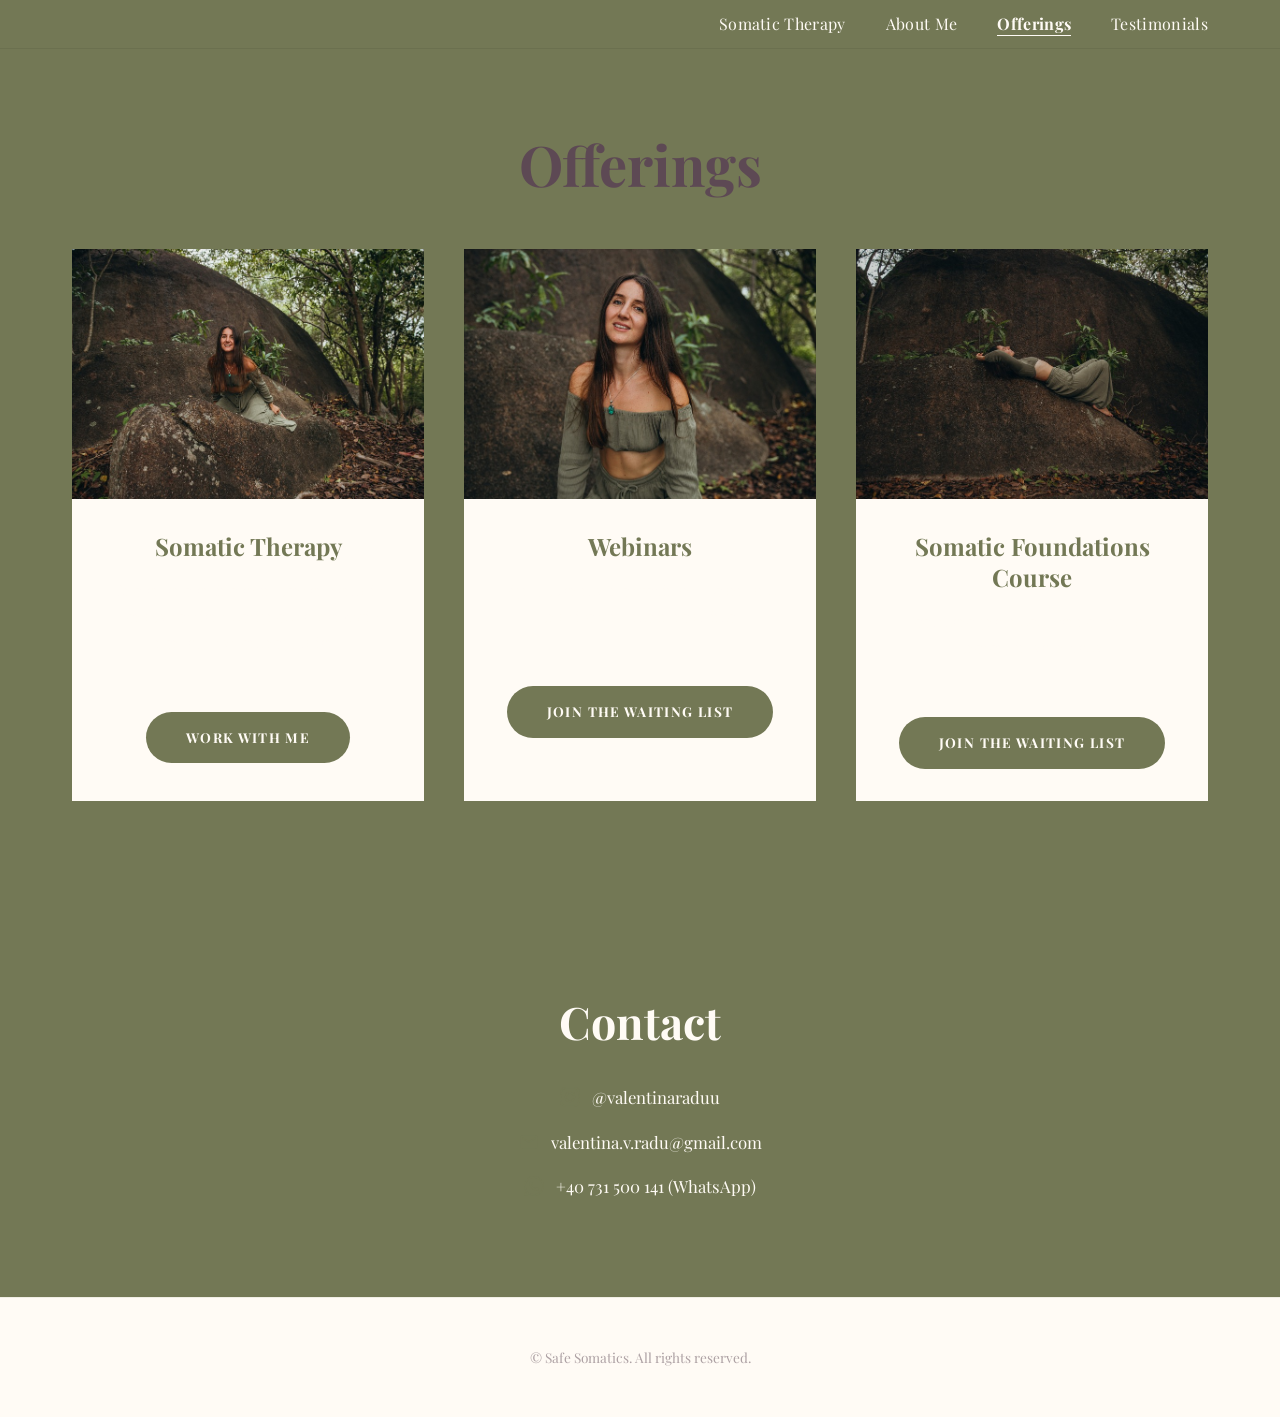
<file: public/offerings.html>
<!DOCTYPE html>
<html lang="en">
<head>
  <meta charset="utf-8">
  <meta name="viewport" content="width=device-width, initial-scale=1">
  <title>Offerings | Safe Somatics</title>
  <meta name="description" content="Explore somatic therapy offerings including one-on-one sessions, webinars, and the Somatic Foundations course.">
  <meta property="og:title" content="Offerings | Safe Somatics">
  <meta property="og:description" content="Explore somatic therapy offerings including one-on-one sessions, webinars, and the Somatic Foundations course.">
  <meta property="og:image" content="images/og-image.jpg">
  <meta property="og:type" content="website">
  <link rel="stylesheet" href="css/style.css">
</head>
<body>

  <!-- Navigation -->
  <nav class="nav" id="nav">
    <div class="nav-inner">
      <button class="nav-toggle" id="navToggle" aria-label="Toggle navigation">
        <span></span><span></span><span></span>
      </button>
      <ul class="nav-links" id="navLinks">
        <li><a href="index.html">Somatic Therapy</a></li>
        <li><a href="about-me.html">About Me</a></li>
        <li><a href="offerings.html" class="active">Offerings</a></li>
        <li><a href="testimonials.html">Testimonials</a></li>
      </ul>
    </div>
  </nav>

  <!-- Section 0: Offerings - bg=#737855 (olive) -->
  <section class="section section-olive" style="padding-top: 8rem;">
    <div class="container">
      <h1 class="section-title fade-in" style="font-size: 3.5rem; margin-bottom: 3rem;">Offerings</h1>
      <div class="offerings-grid fade-in">
        <div class="offering-card">
          <div class="offering-card-image">
            <img src="images/75db4129b00e5582b1c7224221fd6abd.jpg" alt="Somatic Therapy sessions" loading="lazy">
          </div>
          <div class="offering-card-content">
            <h3>Somatic Therapy</h3>
            <p>One on one online or in person somatic therapy sessions designed to work with nervous system regulation.</p>
            <a href="mailto:valentina.v.radu@gmail.com" class="btn btn-primary mt-2">Work with me</a>
          </div>
        </div>
        <div class="offering-card">
          <div class="offering-card-image">
            <img src="images/181376021b0685f292fab98bcbd2c310.jpg" alt="Live webinars" loading="lazy">
          </div>
          <div class="offering-card-content">
            <h3>Webinars</h3>
            <p>Sign up for my live webinars. Learn and practice with me in real time.</p>
            <a href="mailto:valentina.v.radu@gmail.com" class="btn btn-primary mt-2">Join the waiting list</a>
          </div>
        </div>
        <div class="offering-card">
          <div class="offering-card-image">
            <img src="images/1f248bba4d33700801363b4961f36c2e.jpg" alt="Somatic foundations course" loading="lazy">
          </div>
          <div class="offering-card-content">
            <h3>Somatic Foundations Course</h3>
            <p>Feel more grounded, connected, and present in your body.</p>
            <a href="mailto:valentina.v.radu@gmail.com" class="btn btn-primary mt-2">Join the waiting list</a>
          </div>
        </div>
      </div>
    </div>
  </section>

  <!-- Contact CTA -->
  <section class="section section-olive contact-section">
    <div class="container fade-in">
      <h2>Contact</h2>
      <div class="contact-links">
        <div class="contact-item">
          <svg xmlns="http://www.w3.org/2000/svg" viewBox="0 0 24 24" fill="#fffbf5"><path d="M12 2.163c3.204 0 3.584.012 4.85.07 3.252.148 4.771 1.691 4.919 4.919.058 1.265.069 1.645.069 4.849 0 3.205-.012 3.584-.069 4.849-.149 3.225-1.664 4.771-4.919 4.919-1.266.058-1.644.07-4.85.07-3.204 0-3.584-.012-4.849-.07-3.26-.149-4.771-1.699-4.919-4.92-.058-1.265-.07-1.644-.07-4.849 0-3.204.013-3.583.07-4.849.149-3.227 1.664-4.771 4.919-4.919 1.266-.057 1.645-.069 4.849-.069zm0-2.163c-3.259 0-3.667.014-4.947.072-4.358.2-6.78 2.618-6.98 6.98-.059 1.281-.073 1.689-.073 4.948 0 3.259.014 3.668.072 4.948.2 4.358 2.618 6.78 6.98 6.98 1.281.058 1.689.072 4.948.072 3.259 0 3.668-.014 4.948-.072 4.354-.2 6.782-2.618 6.979-6.98.059-1.28.073-1.689.073-4.948 0-3.259-.014-3.667-.072-4.947-.196-4.354-2.617-6.78-6.979-6.98-1.281-.059-1.69-.073-4.949-.073zm0 5.838c-3.403 0-6.162 2.759-6.162 6.162s2.759 6.163 6.162 6.163 6.162-2.759 6.162-6.163c0-3.403-2.759-6.162-6.162-6.162zm0 10.162c-2.209 0-4-1.79-4-4 0-2.209 1.791-4 4-4s4 1.791 4 4c0 2.21-1.791 4-4 4zm6.406-11.845c-.796 0-1.441.645-1.441 1.44s.645 1.44 1.441 1.44c.795 0 1.439-.645 1.439-1.44s-.644-1.44-1.439-1.44z"/></svg>
          <a href="https://www.instagram.com/valentinaraduu" target="_blank" rel="noopener" style="color: #fffbf5;">@valentinaraduu</a>
        </div>
        <div class="contact-item">
          <svg xmlns="http://www.w3.org/2000/svg" viewBox="0 0 24 24" fill="#fffbf5"><path d="M20 4H4c-1.1 0-1.99.9-1.99 2L2 18c0 1.1.9 2 2 2h16c1.1 0 2-.9 2-2V6c0-1.1-.9-2-2-2zm0 4l-8 5-8-5V6l8 5 8-5v2z"/></svg>
          <a href="mailto:valentina.v.radu@gmail.com" style="color: #fffbf5;">valentina.v.radu@gmail.com</a>
        </div>
        <div class="contact-item">
          <svg xmlns="http://www.w3.org/2000/svg" viewBox="0 0 24 24" fill="#fffbf5"><path d="M.057 24l1.687-6.163c-1.041-1.804-1.588-3.849-1.587-5.946.003-6.556 5.338-11.891 11.893-11.891 3.181.001 6.167 1.24 8.413 3.488 2.245 2.248 3.481 5.236 3.48 8.414-.003 6.557-5.338 11.892-11.893 11.892-1.99-.001-3.951-.5-5.688-1.448l-6.305 1.654zm6.597-3.807c1.676.995 3.276 1.591 5.392 1.592 5.448 0 9.886-4.434 9.889-9.885.002-5.462-4.415-9.89-9.881-9.892-5.452 0-9.887 4.434-9.889 9.884-.001 2.225.651 3.891 1.746 5.634l-.999 3.648 3.742-.981zm11.387-5.464c-.074-.124-.272-.198-.57-.347-.297-.149-1.758-.868-2.031-.967-.272-.099-.47-.149-.669.149-.198.297-.768.967-.941 1.165-.173.198-.347.223-.644.074-.297-.149-1.255-.462-2.39-1.475-.883-.788-1.48-1.761-1.653-2.059-.173-.297-.018-.458.13-.606.134-.133.297-.347.446-.521.151-.172.2-.296.3-.495.099-.198.05-.372-.025-.521-.075-.148-.669-1.611-.916-2.206-.242-.579-.487-.501-.669-.51l-.57-.01c-.198 0-.52.074-.792.372s-1.04 1.016-1.04 2.479 1.065 2.876 1.213 3.074c.149.198 2.095 3.2 5.076 4.487.709.306 1.263.489 1.694.626.712.226 1.36.194 1.872.118.571-.085 1.758-.719 2.006-1.413.248-.695.248-1.29.173-1.414z"/></svg>
          <span style="color: #fffbf5;">+40 731 500 141 (WhatsApp)</span>
        </div>
      </div>
    </div>
  </section>

  <!-- Footer -->
  <footer class="footer">
    <div class="container">
      <p class="footer-bottom">&copy; Safe Somatics. All rights reserved.</p>
    </div>
  </footer>

  <script src="js/main.js"></script>
</body>
</html>
</file>
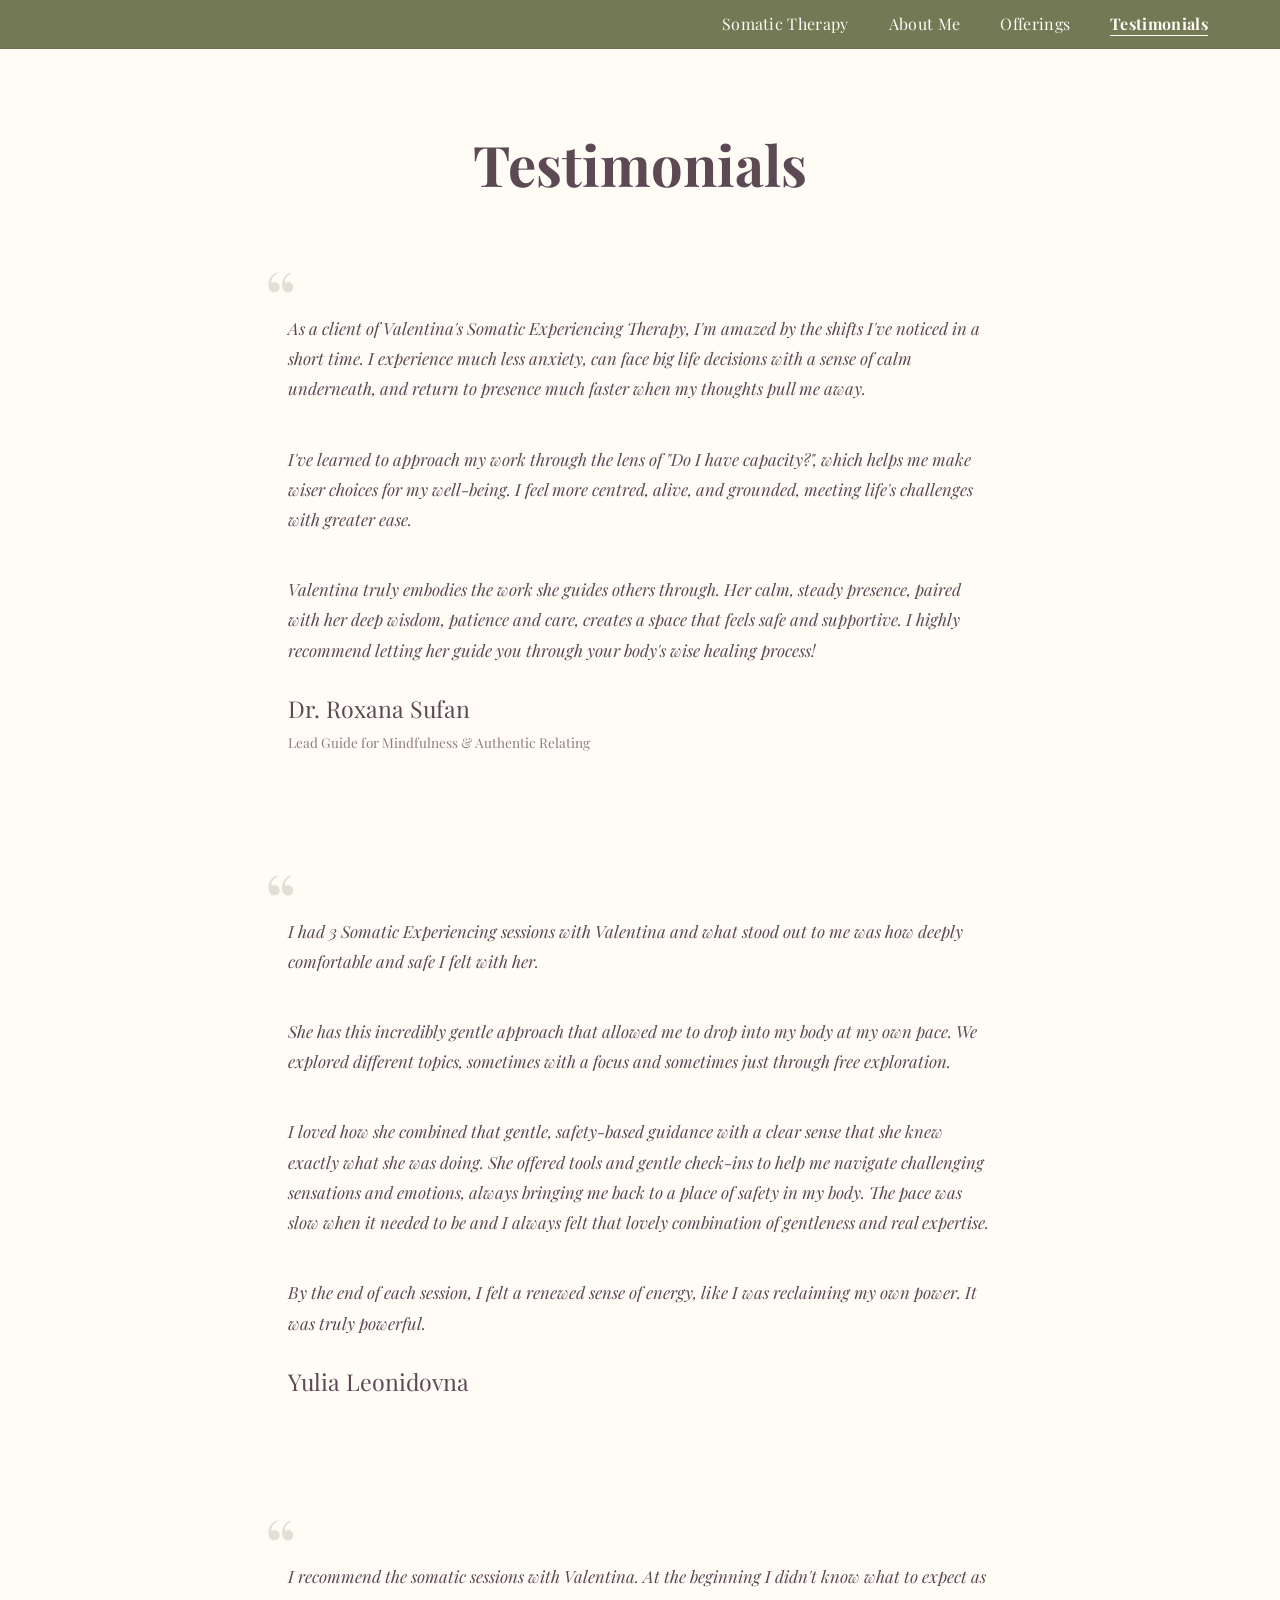
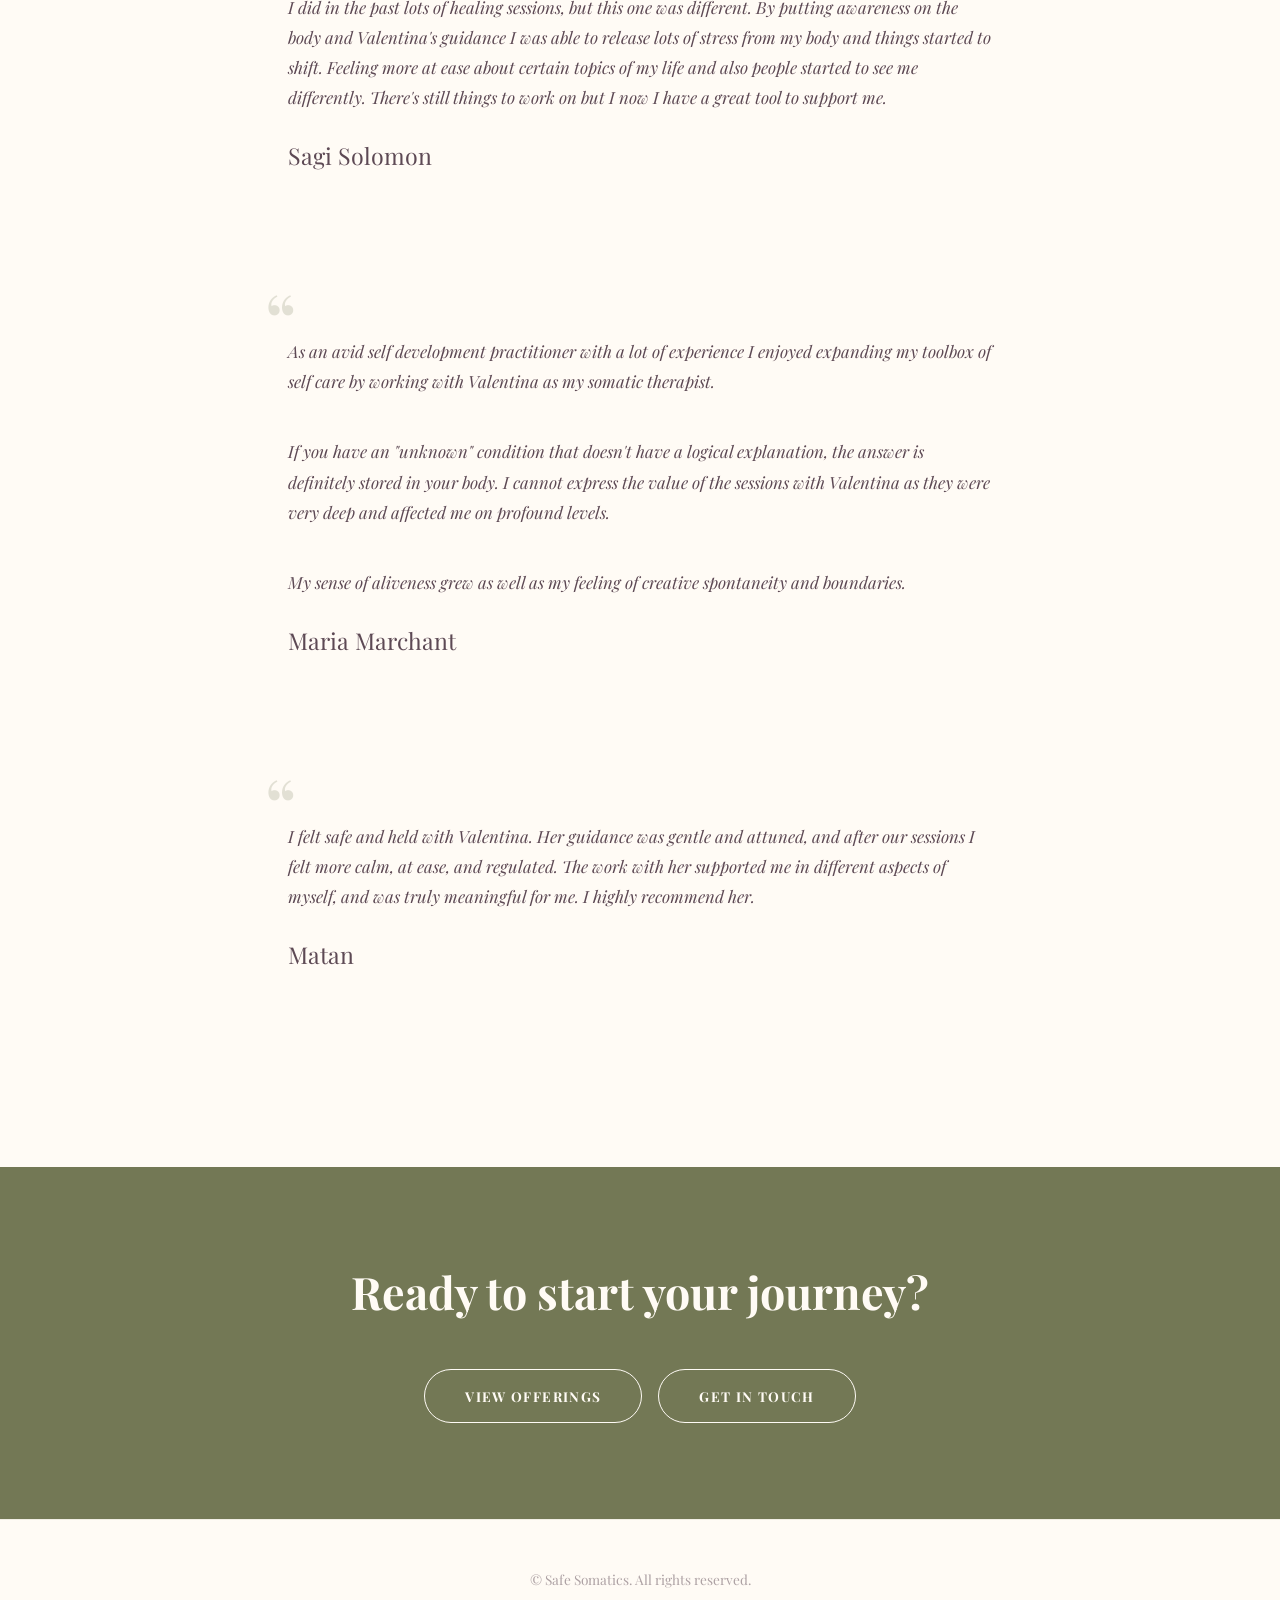
<file: public/testimonials.html>
<!DOCTYPE html>
<html lang="en">
<head>
  <meta charset="utf-8">
  <meta name="viewport" content="width=device-width, initial-scale=1">
  <title>Testimonials | Safe Somatics</title>
  <meta name="description" content="Read what clients say about their somatic therapy experience with Valentina.">
  <meta property="og:title" content="Testimonials | Safe Somatics">
  <meta property="og:description" content="Read what clients say about their somatic therapy experience with Valentina.">
  <meta property="og:image" content="images/og-image.jpg">
  <meta property="og:type" content="website">
  <link rel="stylesheet" href="css/style.css">
</head>
<body>

  <!-- Navigation -->
  <nav class="nav" id="nav">
    <div class="nav-inner">
      <button class="nav-toggle" id="navToggle" aria-label="Toggle navigation">
        <span></span><span></span><span></span>
      </button>
      <ul class="nav-links" id="navLinks">
        <li><a href="index.html">Somatic Therapy</a></li>
        <li><a href="about-me.html">About Me</a></li>
        <li><a href="offerings.html">Offerings</a></li>
        <li><a href="testimonials.html" class="active">Testimonials</a></li>
      </ul>
    </div>
  </nav>

  <!-- Testimonials -->
  <section class="section section-cream" style="padding-top: 8rem;">
    <div class="container">
      <h1 class="section-title fade-in" style="font-size: 3.5rem; margin-bottom: 3rem;">Testimonials</h1>

      <!-- Dr. Roxana Sufan -->
      <div class="testimonial-card fade-in">
        <p>As a client of Valentina's Somatic Experiencing Therapy, I'm amazed by the shifts I've noticed in a short time. I experience much less anxiety, can face big life decisions with a sense of calm underneath, and return to presence much faster when my thoughts pull me away.</p>
        <p>I've learned to approach my work through the lens of "Do I have capacity?", which helps me make wiser choices for my well-being. I feel more centred, alive, and grounded, meeting life's challenges with greater ease.</p>
        <p>Valentina truly embodies the work she guides others through. Her calm, steady presence, paired with her deep wisdom, patience and care, creates a space that feels safe and supportive. I highly recommend letting her guide you through your body's wise healing process!</p>
        <span class="testimonial-author">Dr. Roxana Sufan</span><br>
        <span class="testimonial-role">Lead Guide for Mindfulness &amp; Authentic Relating</span>
      </div>

      <!-- Yulia Leonidovna -->
      <div class="testimonial-card fade-in">
        <p>I had 3 Somatic Experiencing sessions with Valentina and what stood out to me was how deeply comfortable and safe I felt with her.</p>
        <p>She has this incredibly gentle approach that allowed me to drop into my body at my own pace. We explored different topics, sometimes with a focus and sometimes just through free exploration.</p>
        <p>I loved how she combined that gentle, safety-based guidance with a clear sense that she knew exactly what she was doing. She offered tools and gentle check-ins to help me navigate challenging sensations and emotions, always bringing me back to a place of safety in my body. The pace was slow when it needed to be and I always felt that lovely combination of gentleness and real expertise.</p>
        <p>By the end of each session, I felt a renewed sense of energy, like I was reclaiming my own power. It was truly powerful.</p>
        <span class="testimonial-author">Yulia Leonidovna</span>
      </div>

      <!-- Sagi Solomon -->
      <div class="testimonial-card fade-in">
        <p>I recommend the somatic sessions with Valentina. At the beginning I didn't know what to expect as I did in the past lots of healing sessions, but this one was different. By putting awareness on the body and Valentina's guidance I was able to release lots of stress from my body and things started to shift. Feeling more at ease about certain topics of my life and also people started to see me differently. There's still things to work on but I now I have a great tool to support me.</p>
        <span class="testimonial-author">Sagi Solomon</span>
      </div>

      <!-- Maria Marchant -->
      <div class="testimonial-card fade-in">
        <p>As an avid self development practitioner with a lot of experience I enjoyed expanding my toolbox of self care by working with Valentina as my somatic therapist.</p>
        <p>If you have an "unknown" condition that doesn't have a logical explanation, the answer is definitely stored in your body. I cannot express the value of the sessions with Valentina as they were very deep and affected me on profound levels.</p>
        <p>My sense of aliveness grew as well as my feeling of creative spontaneity and boundaries.</p>
        <span class="testimonial-author">Maria Marchant</span>
      </div>

      <!-- Matan -->
      <div class="testimonial-card fade-in">
        <p>I felt safe and held with Valentina. Her guidance was gentle and attuned, and after our sessions I felt more calm, at ease, and regulated. The work with her supported me in different aspects of myself, and was truly meaningful for me. I highly recommend her.</p>
        <span class="testimonial-author">Matan</span>
      </div>

    </div>
  </section>

  <!-- CTA -->
  <section class="section section-olive contact-section">
    <div class="container fade-in">
      <h2>Ready to start your journey?</h2>
      <div class="mt-3 btn-group">
        <a href="offerings.html" class="btn btn-outline" style="border-color: #fffbf5; color: #fffbf5;">View offerings</a>
        <a href="mailto:valentina.v.radu@gmail.com" class="btn btn-outline" style="border-color: #fffbf5; color: #fffbf5;">Get in touch</a>
      </div>
    </div>
  </section>

  <!-- Footer -->
  <footer class="footer">
    <div class="container">
      <p class="footer-bottom">&copy; Safe Somatics. All rights reserved.</p>
    </div>
  </footer>

  <script src="js/main.js"></script>
</body>
</html>
</file>
<file: css/style.css>
/* ============================================
   Safe Somatics - Static Website Styles
   Color Palette:
     Cream:      #fffbf5
     Olive:      #737855
     Plum:       #5d4954
     Light Green: #f3f9d2
     Light Pink:  #ffd2fc
   ============================================ */

@import url('https://fonts.googleapis.com/css2?family=Cormorant+Garamond:ital,wght@0,300;0,400;0,500;0,600;0,700;1,300;1,400;1,500&family=Nunito+Sans:ital,wght@0,300;0,400;0,600;0,700;1,300;1,400&display=swap');

/* Reset & Base */
*, *::before, *::after {
  margin: 0;
  padding: 0;
  box-sizing: border-box;
}

html {
  scroll-behavior: smooth;
  font-size: 16px;
}

body {
  font-family: 'Nunito Sans', sans-serif;
  background-color: #fffbf5;
  color: #5d4954;
  line-height: 1.7;
  -webkit-font-smoothing: antialiased;
}

h1, h2, h3, h4, h5, h6 {
  font-family: 'Cormorant Garamond', serif;
  font-weight: 400;
  line-height: 1.3;
  color: #5d4954;
}

img {
  max-width: 100%;
  height: auto;
  display: block;
}

a {
  color: #737855;
  text-decoration: none;
  transition: color 0.3s ease;
}

a:hover {
  color: #5d4954;
}

.container {
  max-width: 1200px;
  margin: 0 auto;
  padding: 0 2rem;
}

/* ============================================
   Navigation
   ============================================ */
.nav {
  position: fixed;
  top: 0;
  left: 0;
  right: 0;
  z-index: 1000;
  background-color: rgba(255, 251, 245, 0.95);
  backdrop-filter: blur(10px);
  -webkit-backdrop-filter: blur(10px);
  border-bottom: 1px solid rgba(115, 120, 85, 0.1);
  transition: box-shadow 0.3s ease;
}

.nav.scrolled {
  box-shadow: 0 2px 20px rgba(93, 73, 84, 0.08);
}

.nav-inner {
  max-width: 1200px;
  margin: 0 auto;
  padding: 1rem 2rem;
  display: flex;
  justify-content: space-between;
  align-items: center;
}

.nav-logo {
  font-family: 'Cormorant Garamond', serif;
  font-size: 1.5rem;
  font-weight: 500;
  color: #5d4954;
  letter-spacing: 0.02em;
}

.nav-logo span {
  color: #737855;
}

.nav-links {
  display: flex;
  list-style: none;
  gap: 2.5rem;
  align-items: center;
}

.nav-links a {
  font-size: 0.9rem;
  font-weight: 400;
  color: #5d4954;
  letter-spacing: 0.05em;
  text-transform: uppercase;
  position: relative;
  padding-bottom: 2px;
}

.nav-links a::after {
  content: '';
  position: absolute;
  bottom: 0;
  left: 0;
  width: 0;
  height: 1px;
  background-color: #737855;
  transition: width 0.3s ease;
}

.nav-links a:hover::after,
.nav-links a.active::after {
  width: 100%;
}

.nav-links a.active {
  color: #737855;
}

.nav-toggle {
  display: none;
  flex-direction: column;
  gap: 5px;
  cursor: pointer;
  background: none;
  border: none;
  padding: 5px;
}

.nav-toggle span {
  display: block;
  width: 24px;
  height: 2px;
  background-color: #5d4954;
  transition: all 0.3s ease;
}

/* ============================================
   Hero Section
   ============================================ */
.hero {
  min-height: 100vh;
  display: flex;
  align-items: center;
  justify-content: center;
  text-align: center;
  padding: 8rem 2rem 4rem;
  position: relative;
  overflow: hidden;
  background-color: #fffbf5;
}

.hero-bg {
  position: absolute;
  top: 0;
  left: 0;
  right: 0;
  bottom: 0;
  background-image: url('../images/066b9617bab4fffd7803dbf2ef9ac139.jpg');
  background-size: cover;
  background-position: center;
  opacity: 0.15;
}

.hero-content {
  position: relative;
  z-index: 1;
  max-width: 800px;
}

.hero-subtitle {
  font-family: 'Nunito Sans', sans-serif;
  font-size: 0.85rem;
  font-weight: 400;
  letter-spacing: 0.3em;
  text-transform: uppercase;
  color: #737855;
  margin-bottom: 1.5rem;
}

.hero h1 {
  font-size: 4rem;
  font-weight: 300;
  color: #5d4954;
  margin-bottom: 1.5rem;
  letter-spacing: 0.02em;
}

.hero-description {
  font-size: 1.1rem;
  color: #5d4954;
  opacity: 0.8;
  max-width: 550px;
  margin: 0 auto 2.5rem;
  line-height: 1.8;
}

/* ============================================
   Buttons
   ============================================ */
.btn {
  display: inline-block;
  padding: 0.9rem 2.5rem;
  border-radius: 50px;
  font-family: 'Nunito Sans', sans-serif;
  font-size: 0.85rem;
  font-weight: 600;
  letter-spacing: 0.1em;
  text-transform: uppercase;
  transition: all 0.3s ease;
  cursor: pointer;
  border: none;
}

.btn-primary {
  background-color: #737855;
  color: #fffbf5;
}

.btn-primary:hover {
  background-color: #5d4954;
  color: #fffbf5;
  transform: translateY(-2px);
  box-shadow: 0 4px 15px rgba(93, 73, 84, 0.2);
}

.btn-outline {
  background-color: transparent;
  color: #737855;
  border: 1.5px solid #737855;
}

.btn-outline:hover {
  background-color: #737855;
  color: #fffbf5;
  transform: translateY(-2px);
}

.btn-group {
  display: flex;
  gap: 1rem;
  justify-content: center;
  flex-wrap: wrap;
}

/* ============================================
   Section Styles
   ============================================ */
.section {
  padding: 6rem 0;
}

.section-olive {
  background-color: #737855;
  color: #fffbf5;
}

.section-olive h2,
.section-olive h3,
.section-olive h4,
.section-olive p {
  color: #fffbf5;
}

.section-plum {
  background-color: #5d4954;
  color: #fffbf5;
}

.section-plum h2,
.section-plum h3,
.section-plum h4,
.section-plum p {
  color: #fffbf5;
}

.section-light-green {
  background-color: #f3f9d2;
}

.section-cream {
  background-color: #fffbf5;
}

.section-title {
  font-size: 2.8rem;
  text-align: center;
  margin-bottom: 1.5rem;
  font-weight: 400;
}

.section-text {
  text-align: center;
  max-width: 700px;
  margin: 0 auto;
  font-size: 1.05rem;
  line-height: 1.8;
  opacity: 0.9;
}

/* ============================================
   Welcome / Intro Section
   ============================================ */
.welcome {
  display: grid;
  grid-template-columns: 1fr 1fr;
  gap: 4rem;
  align-items: center;
}

.welcome-image img {
  border-radius: 300px 300px 300px 300px;
  object-fit: cover;
  width: 100%;
  max-width: 450px;
  margin: 0 auto;
}

.welcome-content h2 {
  font-size: 2.5rem;
  margin-bottom: 1.5rem;
  text-transform: uppercase;
  letter-spacing: 0.05em;
}

.welcome-content p {
  font-size: 1.05rem;
  line-height: 1.9;
  margin-bottom: 1rem;
}

/* ============================================
   What Is Somatic Therapy
   ============================================ */
.what-is-grid {
  display: grid;
  grid-template-columns: repeat(3, 1fr);
  gap: 2.5rem;
  margin-top: 3rem;
}

.what-is-card {
  text-align: center;
  padding: 2.5rem 2rem;
  background: rgba(255, 255, 255, 0.5);
  border-radius: 20px;
  border: 1px solid rgba(115, 120, 85, 0.1);
}

.what-is-card h3 {
  font-size: 1.4rem;
  margin-bottom: 1rem;
  color: #737855;
}

.what-is-card p {
  font-size: 0.95rem;
  line-height: 1.7;
  opacity: 0.85;
}

.what-is-description {
  text-align: center;
  max-width: 800px;
  margin: 3rem auto 0;
  font-size: 1.05rem;
  line-height: 1.8;
  padding: 2rem;
  background: rgba(115, 120, 85, 0.05);
  border-radius: 20px;
  border-left: 3px solid #737855;
}

/* ============================================
   Two Column Text + Image Layout
   ============================================ */
.split-section {
  display: grid;
  grid-template-columns: 1fr 1fr;
  gap: 4rem;
  align-items: center;
}

.split-section.reverse {
  direction: rtl;
}

.split-section.reverse > * {
  direction: ltr;
}

.split-image img {
  border-radius: 20px;
  object-fit: cover;
  width: 100%;
  height: 500px;
}

.split-content h2 {
  font-size: 2.5rem;
  margin-bottom: 1.5rem;
}

.split-content p {
  font-size: 1.05rem;
  line-height: 1.9;
  margin-bottom: 1rem;
}

/* ============================================
   Nervous System / Quote Section
   ============================================ */
.full-width-text {
  max-width: 900px;
  margin: 0 auto;
  text-align: center;
}

.full-width-text h2 {
  font-size: 2rem;
  line-height: 1.6;
  font-weight: 400;
  margin-bottom: 2rem;
}

.full-width-text p {
  font-size: 1.05rem;
  line-height: 1.9;
}

.quote-block {
  max-width: 800px;
  margin: 3rem auto 0;
  padding: 2.5rem;
  text-align: center;
  font-family: 'Cormorant Garamond', serif;
  font-size: 1.3rem;
  font-style: italic;
  line-height: 1.7;
  position: relative;
}

.quote-block::before {
  content: '\201C';
  font-size: 5rem;
  position: absolute;
  top: -1rem;
  left: 50%;
  transform: translateX(-50%);
  opacity: 0.2;
  font-style: normal;
}

.quote-author {
  display: block;
  margin-top: 1.5rem;
  font-family: 'Nunito Sans', sans-serif;
  font-size: 0.9rem;
  font-style: normal;
  font-weight: 600;
  letter-spacing: 0.1em;
  text-transform: uppercase;
}

/* ============================================
   Pillars / Features Grid
   ============================================ */
.pillars-grid {
  display: grid;
  grid-template-columns: repeat(4, 1fr);
  gap: 2rem;
  margin-top: 3rem;
}

.pillar-card {
  text-align: center;
  padding: 2.5rem 1.5rem;
  border-radius: 20px;
  background: rgba(255, 251, 245, 0.1);
  border: 1px solid rgba(255, 251, 245, 0.15);
  transition: transform 0.3s ease;
}

.pillar-card:hover {
  transform: translateY(-5px);
}

.pillar-card h4 {
  font-size: 1.3rem;
  margin-bottom: 1rem;
  color: #f3f9d2;
}

.pillar-card p {
  font-size: 0.95rem;
  line-height: 1.7;
  opacity: 0.9;
}

/* ============================================
   Support / Benefits Section
   ============================================ */
.support-section h2 {
  text-align: center;
  font-size: 2.8rem;
  margin-bottom: 3rem;
}

.benefits-grid {
  display: grid;
  grid-template-columns: repeat(2, 1fr);
  gap: 2.5rem;
  max-width: 900px;
  margin: 0 auto;
}

.benefit-card {
  padding: 2rem;
  border-radius: 20px;
  background: white;
  border: 1px solid rgba(115, 120, 85, 0.1);
  transition: box-shadow 0.3s ease;
}

.benefit-card:hover {
  box-shadow: 0 8px 30px rgba(93, 73, 84, 0.08);
}

.benefit-card h3 {
  font-size: 1.4rem;
  margin-bottom: 0.75rem;
  color: #737855;
}

.benefit-card p {
  font-size: 0.95rem;
  line-height: 1.7;
}

/* ============================================
   About Section
   ============================================ */
.about-grid {
  display: grid;
  grid-template-columns: 1fr 1.2fr;
  gap: 4rem;
  align-items: start;
}

.about-image img {
  border-radius: 20px;
  object-fit: cover;
  width: 100%;
  position: sticky;
  top: 6rem;
}

.about-content h2 {
  font-size: 2.5rem;
  margin-bottom: 0.5rem;
}

.about-content h3 {
  font-size: 1.6rem;
  color: #737855;
  margin-bottom: 1.5rem;
}

.about-content p {
  font-size: 1.05rem;
  line-height: 1.9;
  margin-bottom: 1.5rem;
}

/* ============================================
   Testimonials
   ============================================ */
.testimonial-card {
  max-width: 800px;
  margin: 0 auto 3rem;
  padding: 3rem;
  background: white;
  border-radius: 20px;
  border: 1px solid rgba(115, 120, 85, 0.1);
  position: relative;
}

.testimonial-card::before {
  content: '\201C';
  font-family: 'Cormorant Garamond', serif;
  font-size: 5rem;
  color: #737855;
  opacity: 0.2;
  position: absolute;
  top: 0.5rem;
  left: 1.5rem;
  line-height: 1;
}

.testimonial-card p {
  font-size: 1.05rem;
  line-height: 1.8;
  font-style: italic;
  margin-bottom: 1.5rem;
  padding-top: 1rem;
}

.testimonial-author {
  font-weight: 700;
  font-style: normal;
  color: #737855;
  font-size: 0.95rem;
}

.testimonial-role {
  font-style: normal;
  font-size: 0.85rem;
  opacity: 0.7;
}

.testimonial-featured {
  max-width: 800px;
  margin: 0 auto;
  padding: 3rem;
  text-align: center;
  background: rgba(115, 120, 85, 0.05);
  border-radius: 20px;
}

.testimonial-featured p {
  font-family: 'Cormorant Garamond', serif;
  font-size: 1.3rem;
  font-style: italic;
  line-height: 1.7;
  margin-bottom: 1.5rem;
}

/* ============================================
   Offerings
   ============================================ */
.offerings-grid {
  display: grid;
  grid-template-columns: repeat(3, 1fr);
  gap: 2.5rem;
  margin-top: 3rem;
}

.offering-card {
  text-align: center;
  border-radius: 20px;
  overflow: hidden;
  background: white;
  border: 1px solid rgba(115, 120, 85, 0.1);
  transition: transform 0.3s ease, box-shadow 0.3s ease;
}

.offering-card:hover {
  transform: translateY(-5px);
  box-shadow: 0 10px 30px rgba(93, 73, 84, 0.1);
}

.offering-card-image {
  height: 250px;
  overflow: hidden;
}

.offering-card-image img {
  width: 100%;
  height: 100%;
  object-fit: cover;
  transition: transform 0.5s ease;
}

.offering-card:hover .offering-card-image img {
  transform: scale(1.05);
}

.offering-card-content {
  padding: 2rem;
}

.offering-card h3 {
  font-size: 1.5rem;
  margin-bottom: 1rem;
  color: #737855;
}

.offering-card p {
  font-size: 0.95rem;
  line-height: 1.7;
  margin-bottom: 1.5rem;
}

/* ============================================
   Contact Section
   ============================================ */
.contact-section {
  text-align: center;
}

.contact-section h2 {
  font-size: 2.8rem;
  margin-bottom: 2rem;
}

.contact-links {
  display: flex;
  flex-direction: column;
  gap: 1rem;
  align-items: center;
  margin-top: 1.5rem;
}

.contact-item {
  display: flex;
  align-items: center;
  gap: 0.75rem;
  font-size: 1.05rem;
}

.contact-item svg {
  width: 20px;
  height: 20px;
  fill: #737855;
  flex-shrink: 0;
}

/* ============================================
   Footer
   ============================================ */
.footer {
  padding: 3rem 0;
  text-align: center;
  border-top: 1px solid rgba(115, 120, 85, 0.1);
}

.footer-disclaimer {
  max-width: 800px;
  margin: 0 auto 2rem;
  font-size: 0.8rem;
  line-height: 1.7;
  opacity: 0.6;
}

.footer-bottom {
  font-size: 0.85rem;
  opacity: 0.5;
}

/* ============================================
   Page Header (for inner pages)
   ============================================ */
.page-header {
  padding: 10rem 2rem 4rem;
  text-align: center;
  background-color: #f3f9d2;
}

.page-header h1 {
  font-size: 3.5rem;
  color: #5d4954;
}

.page-header p {
  margin-top: 1rem;
  font-size: 1.1rem;
  opacity: 0.8;
  max-width: 600px;
  margin-left: auto;
  margin-right: auto;
}

/* ============================================
   Utilities
   ============================================ */
.text-center {
  text-align: center;
}

.mt-2 { margin-top: 2rem; }
.mt-3 { margin-top: 3rem; }
.mb-2 { margin-bottom: 2rem; }
.mb-3 { margin-bottom: 3rem; }

/* ============================================
   Animations
   ============================================ */
.fade-in {
  opacity: 0;
  transform: translateY(20px);
  transition: opacity 0.8s ease, transform 0.8s ease;
}

.fade-in.visible {
  opacity: 1;
  transform: translateY(0);
}

/* ============================================
   Responsive Design
   ============================================ */
@media (max-width: 1024px) {
  .pillars-grid {
    grid-template-columns: repeat(2, 1fr);
  }

  .welcome,
  .split-section,
  .about-grid {
    grid-template-columns: 1fr;
    gap: 2rem;
  }

  .split-section.reverse {
    direction: ltr;
  }

  .welcome-image {
    order: -1;
  }

  .hero h1 {
    font-size: 3rem;
  }
}

@media (max-width: 768px) {
  .nav-links {
    display: none;
    position: absolute;
    top: 100%;
    left: 0;
    right: 0;
    background-color: rgba(255, 251, 245, 0.98);
    flex-direction: column;
    padding: 2rem;
    gap: 1.5rem;
    border-bottom: 1px solid rgba(115, 120, 85, 0.1);
  }

  .nav-links.open {
    display: flex;
  }

  .nav-toggle {
    display: flex;
  }

  .hero {
    min-height: 80vh;
    padding: 7rem 1.5rem 3rem;
  }

  .hero h1 {
    font-size: 2.5rem;
  }

  .section {
    padding: 4rem 0;
  }

  .section-title {
    font-size: 2.2rem;
  }

  .what-is-grid {
    grid-template-columns: 1fr;
  }

  .offerings-grid {
    grid-template-columns: 1fr;
  }

  .pillars-grid {
    grid-template-columns: 1fr;
  }

  .benefits-grid {
    grid-template-columns: 1fr;
  }

  .container {
    padding: 0 1.5rem;
  }

  .page-header {
    padding: 8rem 1.5rem 3rem;
  }

  .page-header h1 {
    font-size: 2.5rem;
  }

  .split-image img {
    height: 350px;
  }

  .about-image img {
    position: static;
  }
}

@media (max-width: 480px) {
  .hero h1 {
    font-size: 2rem;
  }

  .btn-group {
    flex-direction: column;
    align-items: center;
  }
}
</file>
<file: public/css/style.css>
/* ============================================
   Safe Somatics - Static Website Styles
   Color Palette:
     Cream:      #fffbf5
     Olive:      #737855
     Plum:       #5d4954
     Light Green: #f3f9d2
     Light Pink:  #ffd2fc
   ============================================ */

@import url('https://fonts.googleapis.com/css2?family=Playfair+Display:ital,wght@0,400;0,700;1,400;1,700&display=swap');

/* Reset & Base */
*, *::before, *::after {
  margin: 0;
  padding: 0;
  box-sizing: border-box;
}

html {
  scroll-behavior: smooth;
  font-size: 16px;
}

body {
  font-family: 'Playfair Display', serif;
  background-color: #fffbf5;
  color: #5d4954;
  line-height: 1.7;
  -webkit-font-smoothing: antialiased;
}

h1, h2, h3, h4, h5, h6 {
  font-family: 'Playfair Display', serif;
  font-weight: 700;
  line-height: 1.3;
  color: #5d4954;
}

img {
  max-width: 100%;
  height: auto;
  display: block;
}

a {
  color: #737855;
  text-decoration: none;
  transition: color 0.3s ease;
}

a:hover {
  color: #5d4954;
}

.container {
  max-width: 1200px;
  margin: 0 auto;
  padding: 0 2rem;
}

/* ============================================
   Navigation
   ============================================ */
.nav {
  position: fixed;
  top: 0;
  left: 0;
  right: 0;
  z-index: 1000;
  background-color: #737855;
  border-bottom: 1px solid rgba(0, 0, 0, 0.07);
  transition: box-shadow 0.3s ease;
}

.nav.scrolled {
  box-shadow: 0 2px 20px rgba(93, 73, 84, 0.15);
}

.nav-inner {
  max-width: 1200px;
  margin: 0 auto;
  padding: 0 2rem;
  height: 48px;
  display: flex;
  justify-content: flex-end;
  align-items: center;
}

.nav-links {
  display: flex;
  list-style: none;
  gap: 2.5rem;
  align-items: center;
}

.nav-links a {
  font-family: 'Playfair Display', serif;
  font-size: 1rem;
  font-weight: 400;
  color: #fffbf5;
  letter-spacing: 0.02em;
  position: relative;
  padding-bottom: 2px;
}

.nav-links a::after {
  content: '';
  position: absolute;
  bottom: 0;
  left: 0;
  width: 0;
  height: 1px;
  background-color: #fffbf5;
  transition: width 0.3s ease;
}

.nav-links a:hover::after,
.nav-links a.active::after {
  width: 100%;
}

.nav-links a.active {
  color: #fffbf5;
  font-weight: 700;
}

.nav-toggle {
  display: none;
  flex-direction: column;
  gap: 5px;
  cursor: pointer;
  background: none;
  border: none;
  padding: 5px;
}

.nav-toggle span {
  display: block;
  width: 24px;
  height: 2px;
  background-color: #fffbf5;
  transition: all 0.3s ease;
}

/* ============================================
   Hero Section
   ============================================ */
.hero {
  padding-top: 48px;
  background-color: #fffbf5;
  position: relative;
  overflow: hidden;
}

.hero-bg-shape {
  position: absolute;
  top: 48px;
  left: 0;
  right: 0;
  bottom: 0;
  background-color: #737855;
}

.hero-inner {
  position: relative;
  z-index: 1;
  max-width: 1512px;
  margin: 0 auto;
  padding: 5.5% 0;
  display: flex;
  justify-content: center;
}

.hero-image-wrapper {
  position: relative;
  width: 62.7%;
}

.hero-image {
  width: 100%;
  height: auto;
  display: block;
}

.hero-overlay {
  position: absolute;
  top: 20%;
  left: 0;
  padding: 0;
  padding-left: 41px;
}

.hero-overlay h1 {
  font-size: 2.65rem;
  font-weight: 700;
  color: #f3f9d2;
  line-height: 1.38;
  margin-bottom: 0;
}

.hero-subtitle {
  font-family: 'Playfair Display', serif;
  font-size: 1.06rem;
  font-weight: 400;
  color: #fffbf5;
  letter-spacing: 0.056em;
}

/* ============================================
   Buttons
   ============================================ */
.btn {
  display: inline-block;
  padding: 0.9rem 2.5rem;
  border-radius: 50px;
  font-family: 'Playfair Display', serif;
  font-size: 0.85rem;
  font-weight: 700;
  letter-spacing: 0.1em;
  text-transform: uppercase;
  transition: all 0.3s ease;
  cursor: pointer;
  border: none;
}

.btn-primary {
  background-color: #737855;
  color: #fffbf5;
}

.btn-primary:hover {
  background-color: #5d4954;
  color: #fffbf5;
  transform: translateY(-2px);
  box-shadow: 0 4px 15px rgba(93, 73, 84, 0.2);
}

.btn-outline {
  background-color: transparent;
  color: #737855;
  border: 1.5px solid #737855;
}

.btn-outline:hover {
  background-color: #737855;
  color: #fffbf5;
  transform: translateY(-2px);
}

.btn-pink {
  background-color: #ffd2fc;
  color: #5d4954;
  border: none;
}

.btn-pink:hover {
  background-color: #f3f9d2;
  color: #5d4954;
  transform: translateY(-2px);
}

.btn-group {
  display: flex;
  gap: 1rem;
  justify-content: center;
  flex-wrap: wrap;
}

/* ============================================
   Section Styles
   ============================================ */
.section {
  padding: 6rem 0;
}

.section-tall {
  min-height: 768px;
  display: flex;
  align-items: center;
}

.section-olive {
  background-color: #737855;
  color: #fffbf5;
}

.section-olive h2,
.section-olive h3,
.section-olive h4,
.section-olive p {
  color: #fffbf5;
}

.section-plum {
  background-color: #5d4954;
  color: #fffbf5;
}

.section-plum h2,
.section-plum h3,
.section-plum h4,
.section-plum p {
  color: #fffbf5;
}

.section-light-green {
  background-color: #f3f9d2;
}

.section-cream {
  background-color: #fffbf5;
}

.section-title {
  font-size: 2.8rem;
  text-align: center;
  margin-bottom: 1.5rem;
  font-weight: 700;
}

.section-text {
  text-align: center;
  max-width: 700px;
  margin: 0 auto;
  font-size: 1.05rem;
  line-height: 1.8;
  opacity: 0.9;
}

/* ============================================
   Welcome / Intro Section
   ============================================ */
.welcome {
  display: grid;
  grid-template-columns: 45.2% 1fr;
  gap: 0;
  align-items: start;
  max-width: 1512px;
  margin: 0 auto;
}

.welcome-image {
  padding-left: 4.8%;
}

.welcome-image img {
  object-fit: cover;
  width: 100%;
  height: 93%;
  aspect-ratio: 683 / 670;
}

.welcome-content {
  padding: 4.7% 5% 0 8%;
}

.welcome-content h2 {
  font-size: 2.3rem;
  margin-bottom: 1.5rem;
  text-transform: uppercase;
  letter-spacing: 0;
  font-weight: 400;
}

.welcome-content p {
  font-size: 1.45rem;
  line-height: 1.55;
  margin-bottom: 1rem;
}

/* ============================================
   What Is Somatic Therapy
   ============================================ */
.what-is-grid {
  display: flex;
  flex-direction: column;
  gap: 2rem;
  margin-top: 3rem;
  max-width: 550px;
  margin-left: auto;
  margin-right: 10%;
}

.what-is-card {
  text-align: left;
  padding: 1rem 0;
  position: relative;
}

.what-is-card h3 {
  font-size: 1.8rem;
  margin-bottom: 0.5rem;
  color: #fffbf5;
  font-weight: 400;
}

.what-is-card p {
  font-size: 1.45rem;
  line-height: 1.55;
  color: #f3f9d2;
}

.what-is-description {
  text-align: center;
  max-width: 80%;
  margin: 0 auto;
  font-size: 2.1rem;
  line-height: 1.53;
  padding: 2rem 0;
  color: #5d4954;
  font-weight: 400;
}

/* ============================================
   Two Column Text + Image Layout
   ============================================ */
.split-section {
  display: grid;
  grid-template-columns: 38% 1fr;
  gap: 3rem;
  align-items: start;
  padding: 0 10%;
}

.split-section.reverse {
  direction: rtl;
}

.split-section.reverse > * {
  direction: ltr;
}

.split-image img {
  object-fit: cover;
  width: 100%;
  height: auto;
  aspect-ratio: 572 / 499;
}

.split-content h2 {
  font-size: 2.2rem;
  margin-bottom: 1.5rem;
  text-transform: uppercase;
  letter-spacing: 0;
  font-weight: 400;
}

.split-content p {
  font-size: 1.45rem;
  line-height: 1.55;
  margin-bottom: 1rem;
}

/* ============================================
   Autonomic Nervous System Section
   ============================================ */
.ans-section .ans-heading {
  font-size: 3.6rem;
  text-transform: uppercase;
  line-height: 1.2;
  margin-bottom: 0;
  font-weight: 400;
  color: #5d4954;
}

.ans-layout {
  display: grid;
  grid-template-columns: 35% 1fr;
  gap: 0;
  align-items: start;
  padding: 0 8%;
}

.ans-layout p {
  font-size: 1.45rem;
  line-height: 1.55;
  color: #5d4954;
  padding-left: 25%;
}

/* ============================================
   Nervous System / Quote Section
   ============================================ */
.full-width-text {
  max-width: 66%;
  margin: 0 auto;
  text-align: center;
}

.full-width-text h2 {
  font-size: 1.42rem;
  line-height: 1.37;
  font-weight: 400;
  margin-bottom: 2rem;
}

.full-width-text p {
  font-size: 1.42rem;
  line-height: 1.37;
}

.quote-divider {
  width: 100%;
  max-width: 800px;
  height: 2px;
  background-color: #ffd2fc;
  margin: 3rem auto;
  border: none;
}

.quote-block {
  max-width: 42%;
  margin: 0 auto;
  padding: 2rem 0 0;
  text-align: center;
  font-family: 'Playfair Display', serif;
  font-size: 1.25rem;
  line-height: 1.4;
  position: relative;
}

.quote-block::before {
  content: '';
  display: block;
  width: 30%;
  height: 1px;
  background-color: #ffd2fc;
  margin: 0 auto 2rem;
}

.quote-author {
  display: block;
  margin-top: 1.5rem;
  font-family: 'Playfair Display', serif;
  font-size: 1.25rem;
  font-style: normal;
  font-weight: 400;
}

/* ============================================
   Pillars / Features Grid
   ============================================ */
.pillars-grid {
  display: grid;
  grid-template-columns: repeat(4, 1fr);
  gap: 1.5rem;
  padding: 0 9%;
}

.pillar-card {
  text-align: center;
}

.pillar-card h4 {
  font-size: 1.67rem;
  margin-bottom: 0.75rem;
  color: #5d4954;
  font-weight: 400;
}

.pillar-card p {
  font-size: 1.08rem;
  line-height: 1.38;
  color: #5d4954;
}

/* ============================================
   Featured Testimonial
   ============================================ */
.testimonial-featured {
  display: grid;
  grid-template-columns: auto 1fr;
  gap: 2rem;
  align-items: start;
  max-width: 1200px;
  margin: 0 auto;
  padding: 0 9%;
}

.testimonial-featured-image {
  width: 140px;
  flex-shrink: 0;
}

.testimonial-featured-image img {
  width: 100%;
  height: auto;
}

.testimonial-featured p {
  font-family: 'Playfair Display', serif;
  font-size: 1.45rem;
  line-height: 1.55;
  margin-bottom: 0;
  color: #5d4954;
}

.testimonial-author {
  font-weight: 400;
  font-style: normal;
  color: #5d4954;
  font-size: 1.45rem;
}

/* ============================================
   Support / Benefits Section
   ============================================ */
.support-section .section-title {
  text-transform: uppercase;
  letter-spacing: 0;
  font-weight: 400;
  font-size: 3.6rem;
  line-height: 1.2;
  text-align: left;
  max-width: 30%;
}

.support-layout {
  display: grid;
  grid-template-columns: 30% 1fr;
  gap: 3rem;
  align-items: start;
  padding: 0 10%;
}

.support-cta {
  display: flex;
  flex-direction: column;
  gap: 1rem;
}

.support-cta .btn {
  display: block;
  text-align: center;
}

.support-benefits-col {
  display: grid;
  grid-template-rows: auto auto;
  gap: 2rem;
}

.support-benefit-item h3 {
  font-size: 1.75rem;
  font-weight: 400;
  color: #fffbf5;
  margin-bottom: 0.5rem;
}

.support-benefit-item p {
  font-size: 1.17rem;
  line-height: 1.4;
  color: #fffbf5;
  letter-spacing: 0.01em;
}

.benefits-list {
  list-style: none;
  padding: 0;
}

.benefits-list li {
  font-size: 1.15rem;
  margin-bottom: 1rem;
  padding-left: 1.5rem;
  position: relative;
  color: #fffbf5;
}

.benefits-list li::before {
  content: '\2022';
  position: absolute;
  left: 0;
  color: #f3f9d2;
}

/* Legacy benefits-grid for other pages */
.benefits-grid {
  display: grid;
  grid-template-columns: repeat(2, 1fr);
  gap: 2.5rem;
  max-width: 900px;
  margin: 0 auto;
}

.benefit-card {
  padding: 2rem;
}

.benefit-card h3 {
  font-size: 1.4rem;
  margin-bottom: 0.75rem;
  color: #f3f9d2;
}

.benefit-card p {
  font-size: 0.95rem;
  line-height: 1.7;
}

/* ============================================
   About Section
   ============================================ */
.about-grid {
  display: grid;
  grid-template-columns: 1fr 1.2fr;
  gap: 4rem;
  align-items: start;
}

.about-image img {
  object-fit: cover;
  width: 100%;
  position: sticky;
  top: 6rem;
}

.about-content h2 {
  font-size: 2.5rem;
  margin-bottom: 0.5rem;
}

.about-content h3 {
  font-size: 1.6rem;
  color: #737855;
  margin-bottom: 1.5rem;
}

.about-content p {
  font-size: 1.05rem;
  line-height: 1.9;
  margin-bottom: 1.5rem;
}

/* ============================================
   Testimonials
   ============================================ */
.testimonial-card {
  max-width: 800px;
  margin: 0 auto 3rem;
  padding: 3rem;
  background: #fffbf5;
  position: relative;
}

.testimonial-card::before {
  content: '\201C';
  font-family: 'Playfair Display', serif;
  font-size: 5rem;
  color: #737855;
  opacity: 0.2;
  position: absolute;
  top: 0.5rem;
  left: 1.5rem;
  line-height: 1;
}

.testimonial-card p {
  font-size: 1.05rem;
  line-height: 1.8;
  font-style: italic;
  margin-bottom: 1.5rem;
  padding-top: 1rem;
}

.testimonial-role {
  font-style: normal;
  font-size: 0.85rem;
  opacity: 0.7;
}

/* ============================================
   Offerings
   ============================================ */
.offerings-grid {
  display: grid;
  grid-template-columns: repeat(3, 1fr);
  gap: 2.5rem;
  margin-top: 3rem;
}

.offering-card {
  text-align: center;
  overflow: hidden;
  background: #fffbf5;
  transition: transform 0.3s ease;
}

.offering-card:hover {
  transform: translateY(-5px);
}

.offering-card-image {
  height: 250px;
  overflow: hidden;
}

.offering-card-image img {
  width: 100%;
  height: 100%;
  object-fit: cover;
  transition: transform 0.5s ease;
}

.offering-card:hover .offering-card-image img {
  transform: scale(1.05);
}

.offering-card-content {
  padding: 2rem;
}

.offering-card h3 {
  font-size: 1.5rem;
  margin-bottom: 1rem;
  color: #737855;
}

.offering-card p {
  font-size: 0.95rem;
  line-height: 1.7;
  margin-bottom: 1.5rem;
}

/* ============================================
   Contact Section
   ============================================ */
.contact-section {
  text-align: center;
}

.contact-section h2 {
  font-size: 2.8rem;
  margin-bottom: 2rem;
}

.contact-links {
  display: flex;
  flex-direction: column;
  gap: 1rem;
  align-items: center;
  margin-top: 1.5rem;
}

.contact-item {
  display: flex;
  align-items: center;
  gap: 0.75rem;
  font-size: 1.05rem;
}

.contact-item svg {
  width: 20px;
  height: 20px;
  fill: #737855;
  flex-shrink: 0;
}

/* ============================================
   Footer
   ============================================ */
.footer {
  padding: 3rem 0;
  text-align: center;
  border-top: 1px solid rgba(115, 120, 85, 0.1);
}

.footer-disclaimer {
  max-width: 800px;
  margin: 0 auto 2rem;
  font-size: 0.8rem;
  line-height: 1.7;
  opacity: 0.6;
}

.footer-bottom {
  font-size: 0.85rem;
  opacity: 0.5;
}

/* ============================================
   Page Header (for inner pages)
   ============================================ */
.page-header {
  padding: 10rem 2rem 4rem;
  text-align: center;
  background-color: #f3f9d2;
}

.page-header h1 {
  font-size: 3.5rem;
  color: #5d4954;
}

.page-header p {
  margin-top: 1rem;
  font-size: 1.1rem;
  opacity: 0.8;
  max-width: 600px;
  margin-left: auto;
  margin-right: auto;
}

/* ============================================
   Utilities
   ============================================ */
.text-center {
  text-align: center;
}

.mt-2 { margin-top: 2rem; }
.mt-3 { margin-top: 3rem; }
.mb-2 { margin-bottom: 2rem; }
.mb-3 { margin-bottom: 3rem; }

/* ============================================
   Animations
   ============================================ */
.fade-in {
  opacity: 0;
  transform: translateY(20px);
  transition: opacity 0.8s ease, transform 0.8s ease;
}

.fade-in.visible {
  opacity: 1;
  transform: translateY(0);
}

/* ============================================
   Responsive Design
   ============================================ */
@media (max-width: 1024px) {
  .pillars-grid {
    grid-template-columns: repeat(2, 1fr);
  }

  .welcome {
    grid-template-columns: 1fr;
    gap: 0;
  }

  .welcome-image {
    padding-left: 0;
  }

  .welcome-content {
    padding: 2rem 5%;
  }

  .split-section {
    grid-template-columns: 1fr;
    gap: 2rem;
    padding: 0 5%;
  }

  .split-section.reverse {
    direction: ltr;
  }

  .about-grid {
    grid-template-columns: 1fr;
    gap: 2rem;
  }

  .hero-overlay h1 {
    font-size: 2rem;
  }

  .ans-section .ans-heading {
    font-size: 2.5rem;
  }

  .ans-layout {
    grid-template-columns: 1fr;
    padding: 0 5%;
  }

  .ans-layout p {
    padding-left: 0;
  }

  .support-layout {
    grid-template-columns: 1fr;
    padding: 0 5%;
  }

  .support-section .section-title {
    max-width: 100%;
    font-size: 2.5rem;
  }

  .testimonial-featured {
    grid-template-columns: 1fr;
    padding: 0 5%;
  }

  .full-width-text {
    max-width: 90%;
  }

  .quote-block {
    max-width: 80%;
  }
}

@media (max-width: 768px) {
  .nav-links {
    display: none;
    position: absolute;
    top: 100%;
    left: 0;
    right: 0;
    background-color: rgba(115, 120, 85, 0.98);
    flex-direction: column;
    padding: 2rem;
    gap: 1.5rem;
    border-bottom: 1px solid rgba(255, 251, 245, 0.1);
  }

  .nav-links.open {
    display: flex;
  }

  .nav-toggle {
    display: flex;
  }

  .hero-image-wrapper {
    width: 90%;
  }

  .hero-inner {
    padding: 3% 0;
  }

  .hero-overlay h1 {
    font-size: 1.5rem;
  }

  .hero-subtitle {
    font-size: 0.8rem;
  }

  .welcome-content h2 {
    font-size: 1.6rem;
  }

  .welcome-content p {
    font-size: 1.1rem;
  }

  .section {
    padding: 4rem 0;
  }

  .section-title {
    font-size: 2.2rem;
  }

  .what-is-grid {
    gap: 2rem;
  }

  .offerings-grid {
    grid-template-columns: 1fr;
  }

  .pillars-grid {
    grid-template-columns: 1fr;
  }

  .benefits-grid {
    grid-template-columns: 1fr;
  }

  .container {
    padding: 0 1.5rem;
  }

  .page-header {
    padding: 8rem 1.5rem 3rem;
  }

  .page-header h1 {
    font-size: 2.5rem;
  }

  .split-image img {
    height: 350px;
  }

  .about-image img {
    position: static;
  }

  .welcome-image img {
    height: 350px;
  }
}

@media (max-width: 480px) {
  .hero-overlay h1 {
    font-size: 1.4rem;
  }

  .btn-group {
    flex-direction: column;
    align-items: center;
  }
}
</file>
